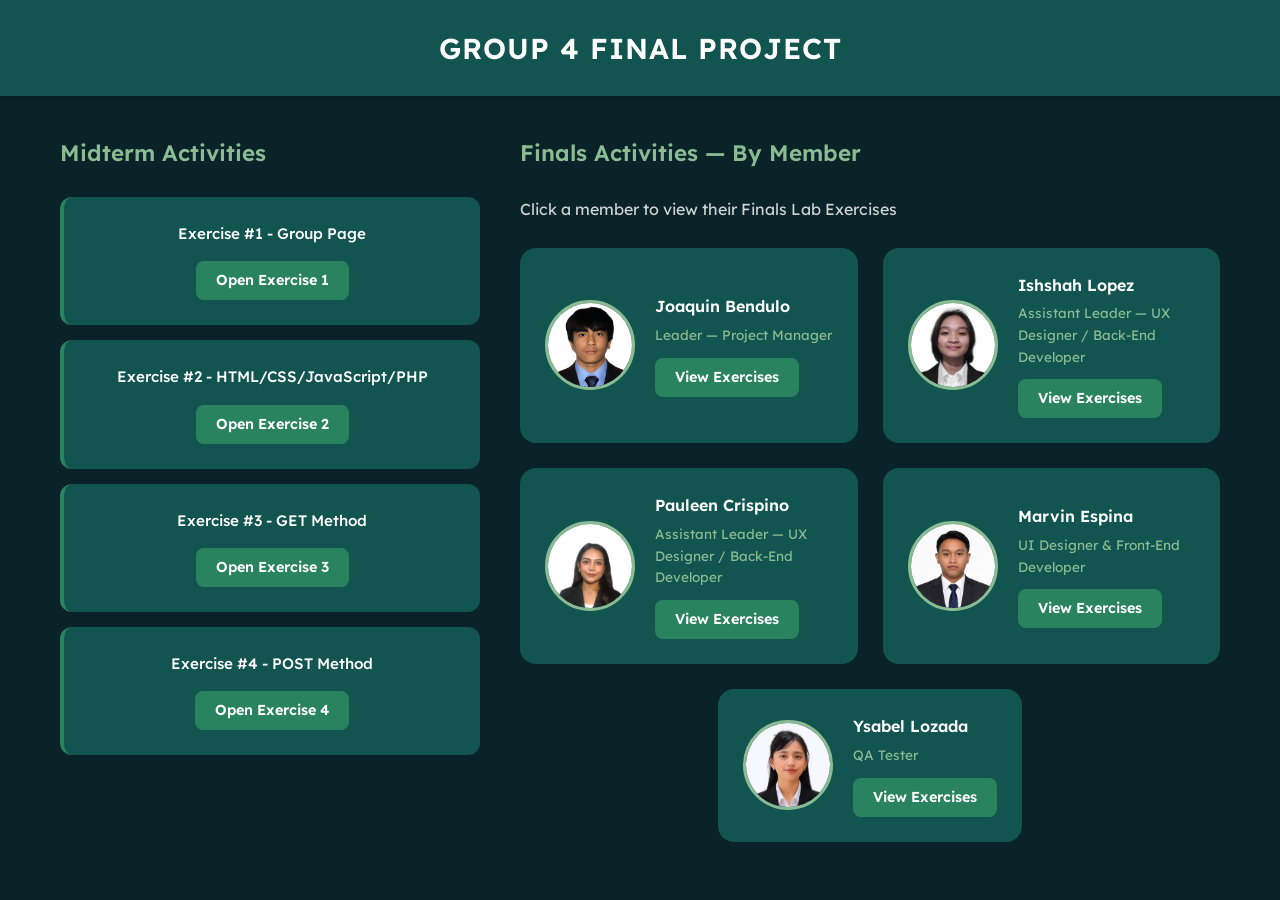
<file: group4-final-project/index.html>
<!DOCTYPE html>
<html lang="en">
<head>
    <meta charset="UTF-8">
    <meta name="viewport" content="width=device-width, initial-scale=1.0">
    <title>Group 4 Final Project</title>
    <link rel="stylesheet" href="styles.css">
</head>
<body>

    <header>
        <h1>GROUP 4 FINAL PROJECT</h1>
    </header>

    <div class="main-layout">
        <!-- LEFT SIDE: Midterm Activities -->
        <aside class="midterm-sidebar">
            <h2>Midterm Activities</h2>
            <div class="activity-card">
                <h3>Exercise #1 - Group Page</h3>
                <a href="exercise1.html" class="btn">Open Exercise 1</a>
            </div>
            <div class="activity-card">
                <h3>Exercise #2 - HTML/CSS/JavaScript/PHP</h3>
                <a href="exercise2.html" class="btn">Open Exercise 2</a>
            </div>
            <div class="activity-card">
                <h3>Exercise #3 - GET Method</h3>
                <a href="exercise3.html" class="btn">Open Exercise 3</a>
            </div>
            <div class="activity-card">
                <h3>Exercise #4 - POST Method</h3>
                <a href="exercise4.html" class="btn">Open Exercise 4</a>
            </div>
        </aside>

        <!-- RIGHT SIDE: Finals Activities -->
        <section class="finals-section">
            <h2>Finals Activities — By Member</h2>
            <p class="section-intro">Click a member to view their Finals Lab Exercises</p>
            
            <div class="members-grid">
                <div class="member-card">
                    <img src="photo-joaquin.jpg" alt="Joaquin Bendulo" class="member-avatar">
                    <div class="member-info">
                        <h3>Joaquin Bendulo</h3>
                        <p class="role">Leader — Project Manager</p>
                        <a href="leader-joaquin.html" class="btn">View Exercises</a>
                    </div>
                </div>

                <div class="member-card">
                    <img src="photo-ishshah.jpg" alt="Ishshah Lopez" class="member-avatar">
                    <div class="member-info">
                        <h3>Ishshah Lopez</h3>
                        <p class="role">Assistant Leader — UX Designer / Back-End Developer</p>
                        <a href="member-ishshah.html" class="btn">View Exercises</a>
                    </div>
                </div>

                <div class="member-card">
                    <img src="photo-pauleen.jpg" alt="Pauleen Crispino" class="member-avatar">
                    <div class="member-info">
                        <h3>Pauleen Crispino</h3>
                        <p class="role">Assistant Leader — UX Designer / Back-End Developer</p>
                        <a href="member-pauleen.html" class="btn">View Exercises</a>
                    </div>
                </div>

                <div class="member-card">
                    <img src="photo-marvin.jpg" alt="Marvin Espina" class="member-avatar">
                    <div class="member-info">
                        <h3>Marvin Espina</h3>
                        <p class="role">UI Designer & Front-End Developer</p>
                        <a href="member-marvin.html" class="btn">View Exercises</a>
                    </div>
                </div>

                <div class="member-card">
                    <img src="photo-ysabel.jpg" alt="Ysabel Lozada" class="member-avatar">
                    <div class="member-info">
                        <h3>Ysabel Lozada</h3>
                        <p class="role">QA Tester</p>
                        <a href="member-ysabel.html" class="btn">View Exercises</a>
                    </div>
                </div>
            </div>
        </section>
    </div>

</body>
</html>
</file>
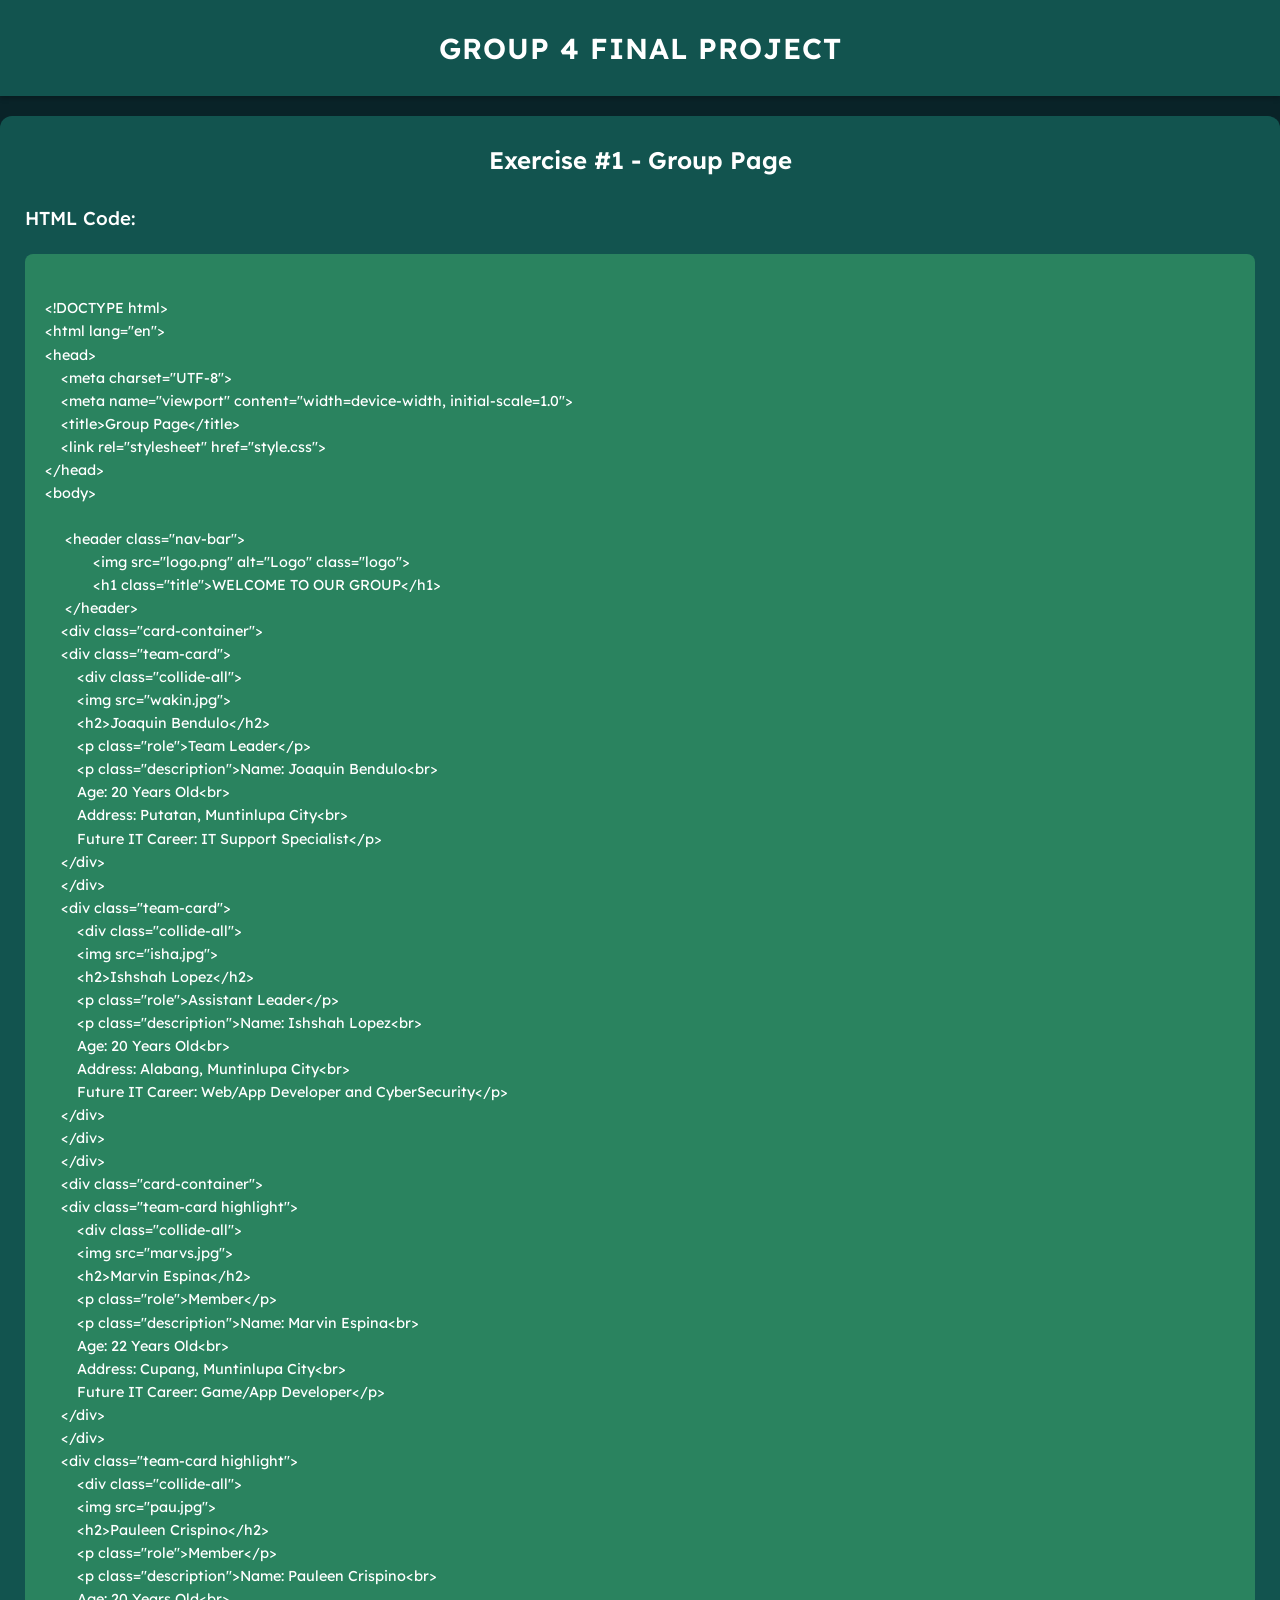
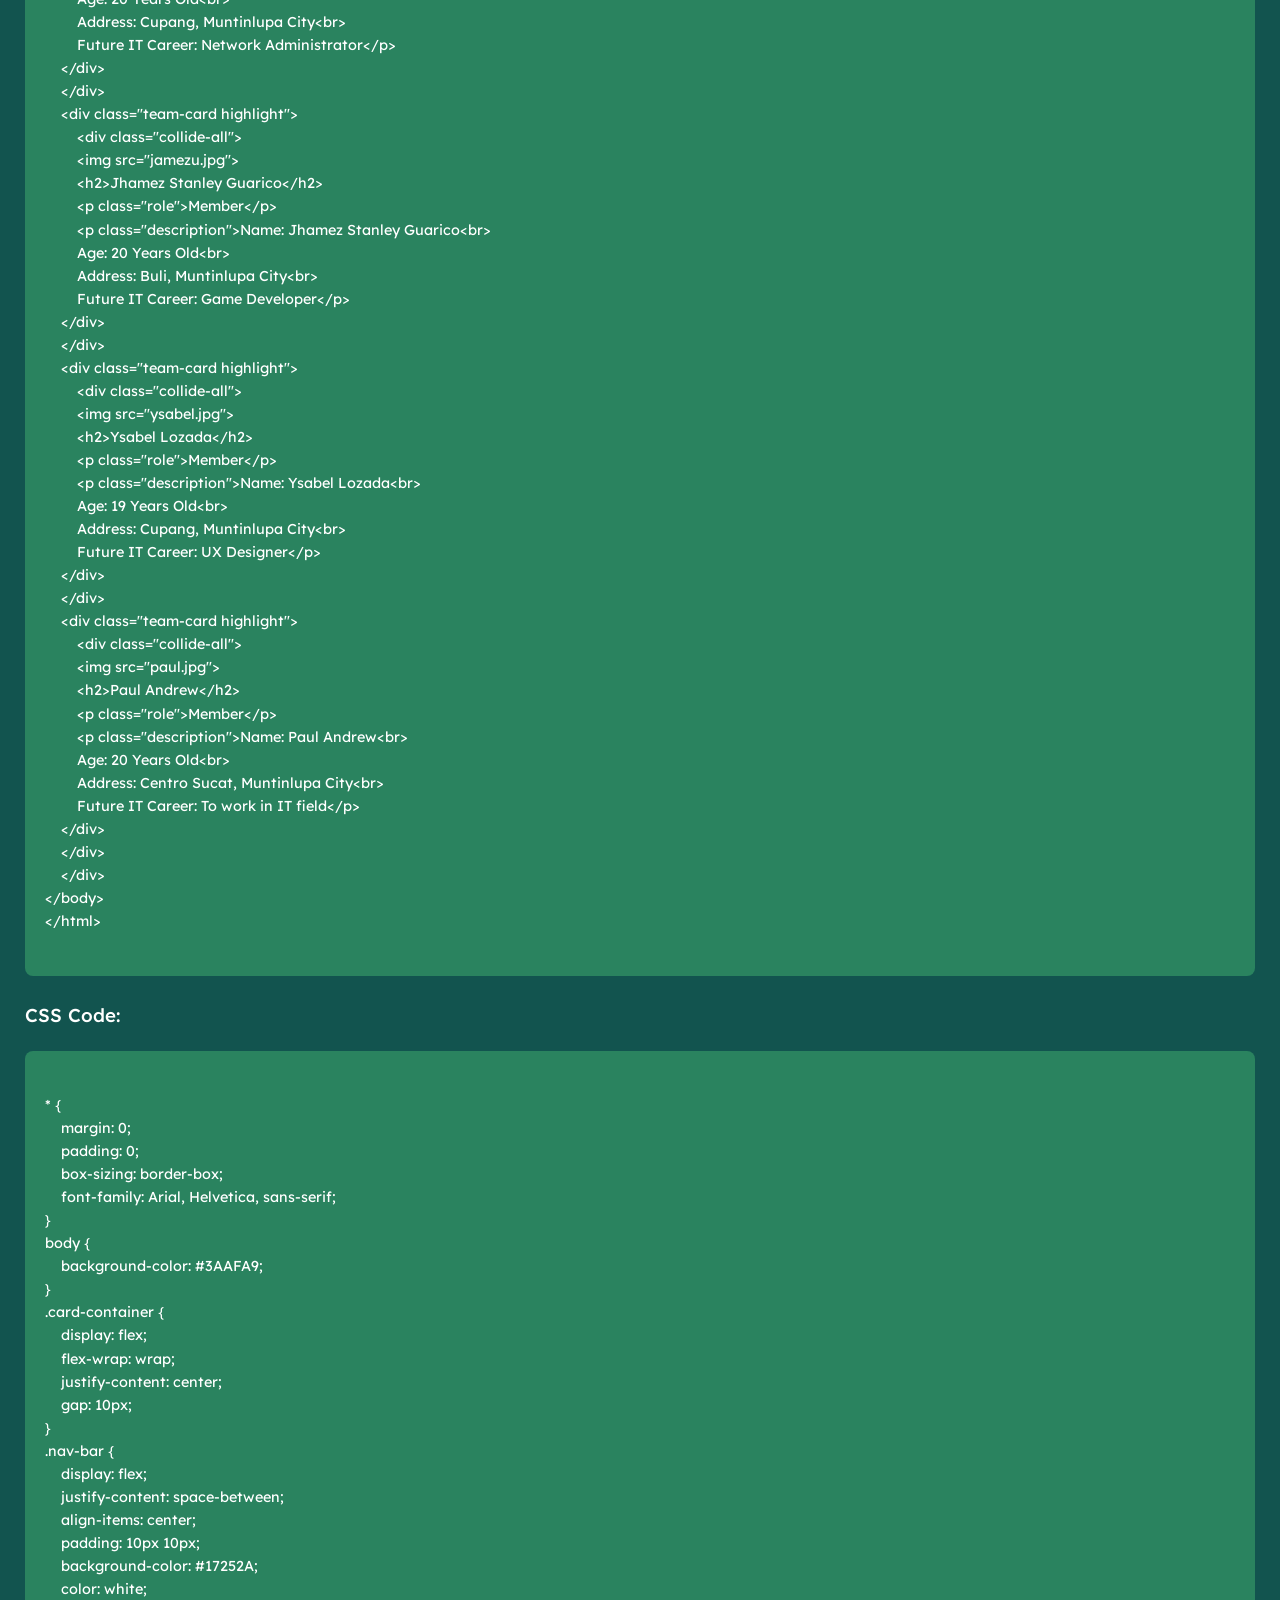
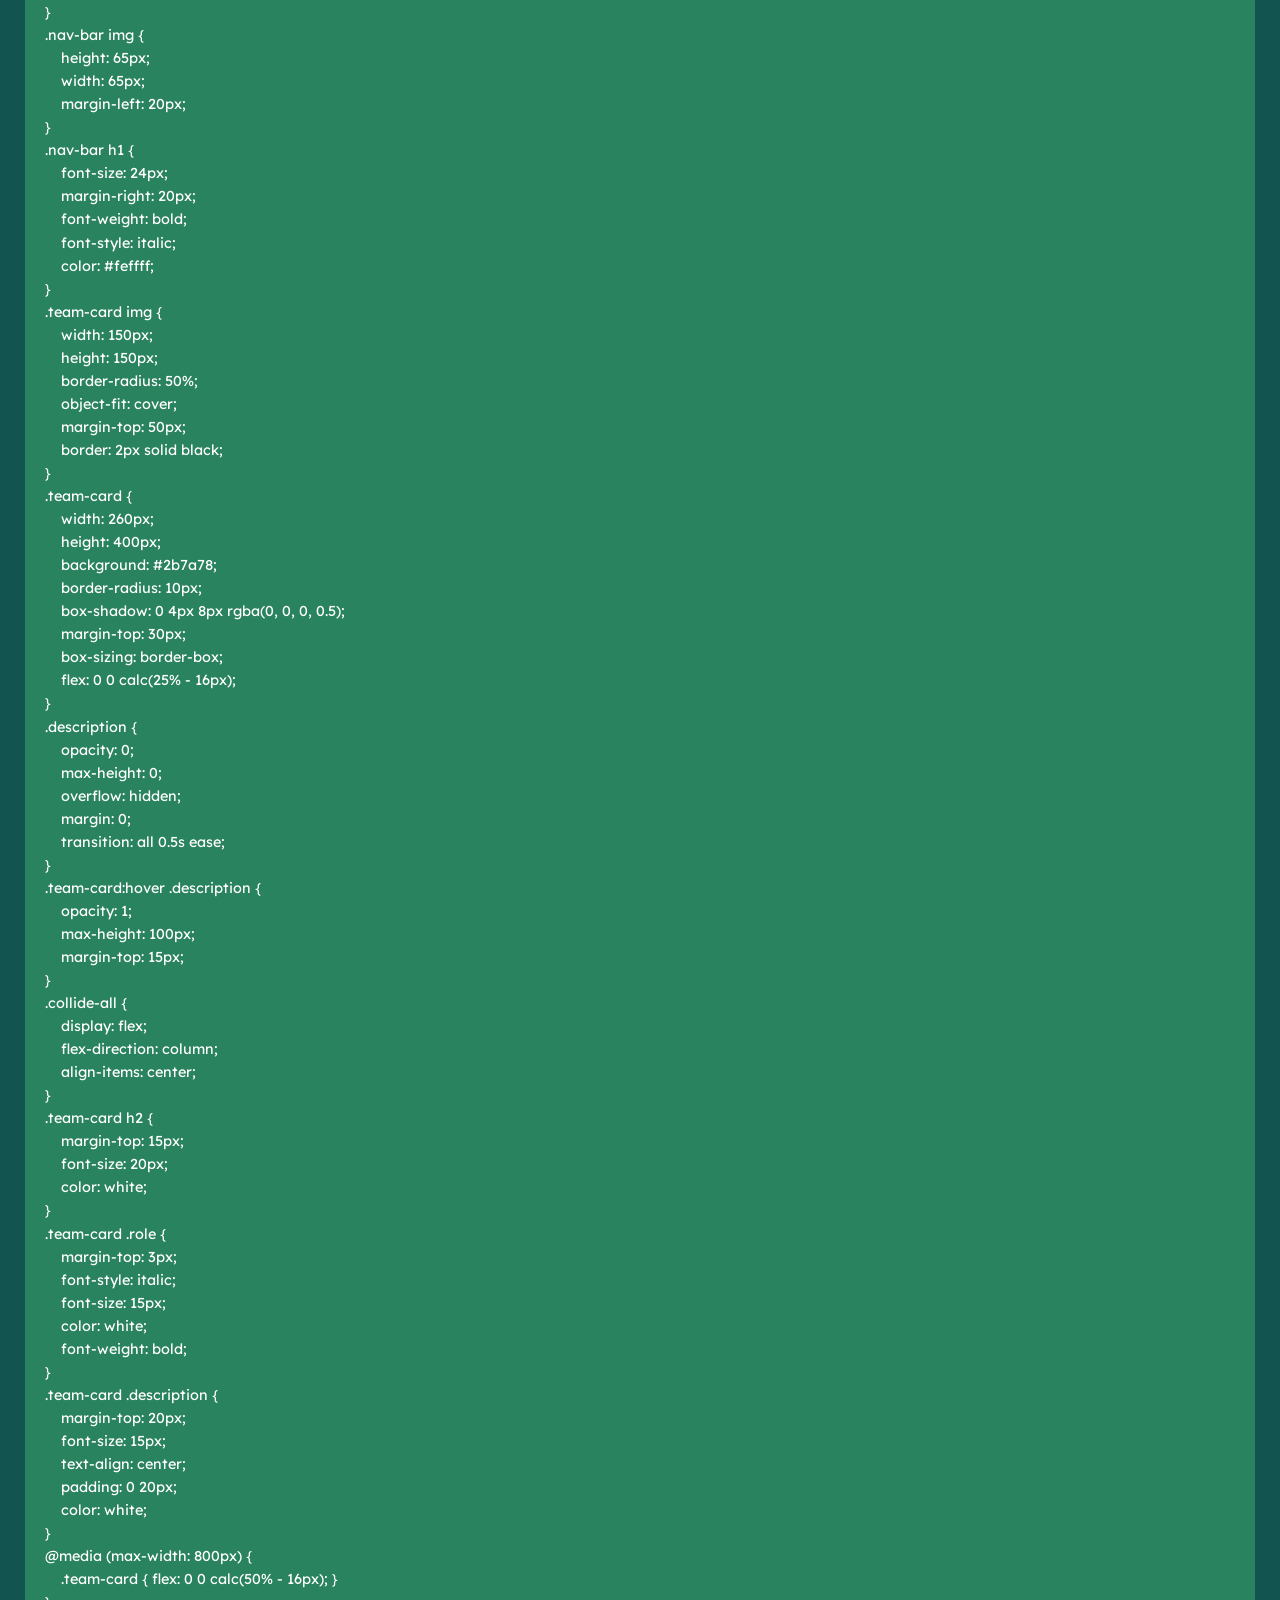
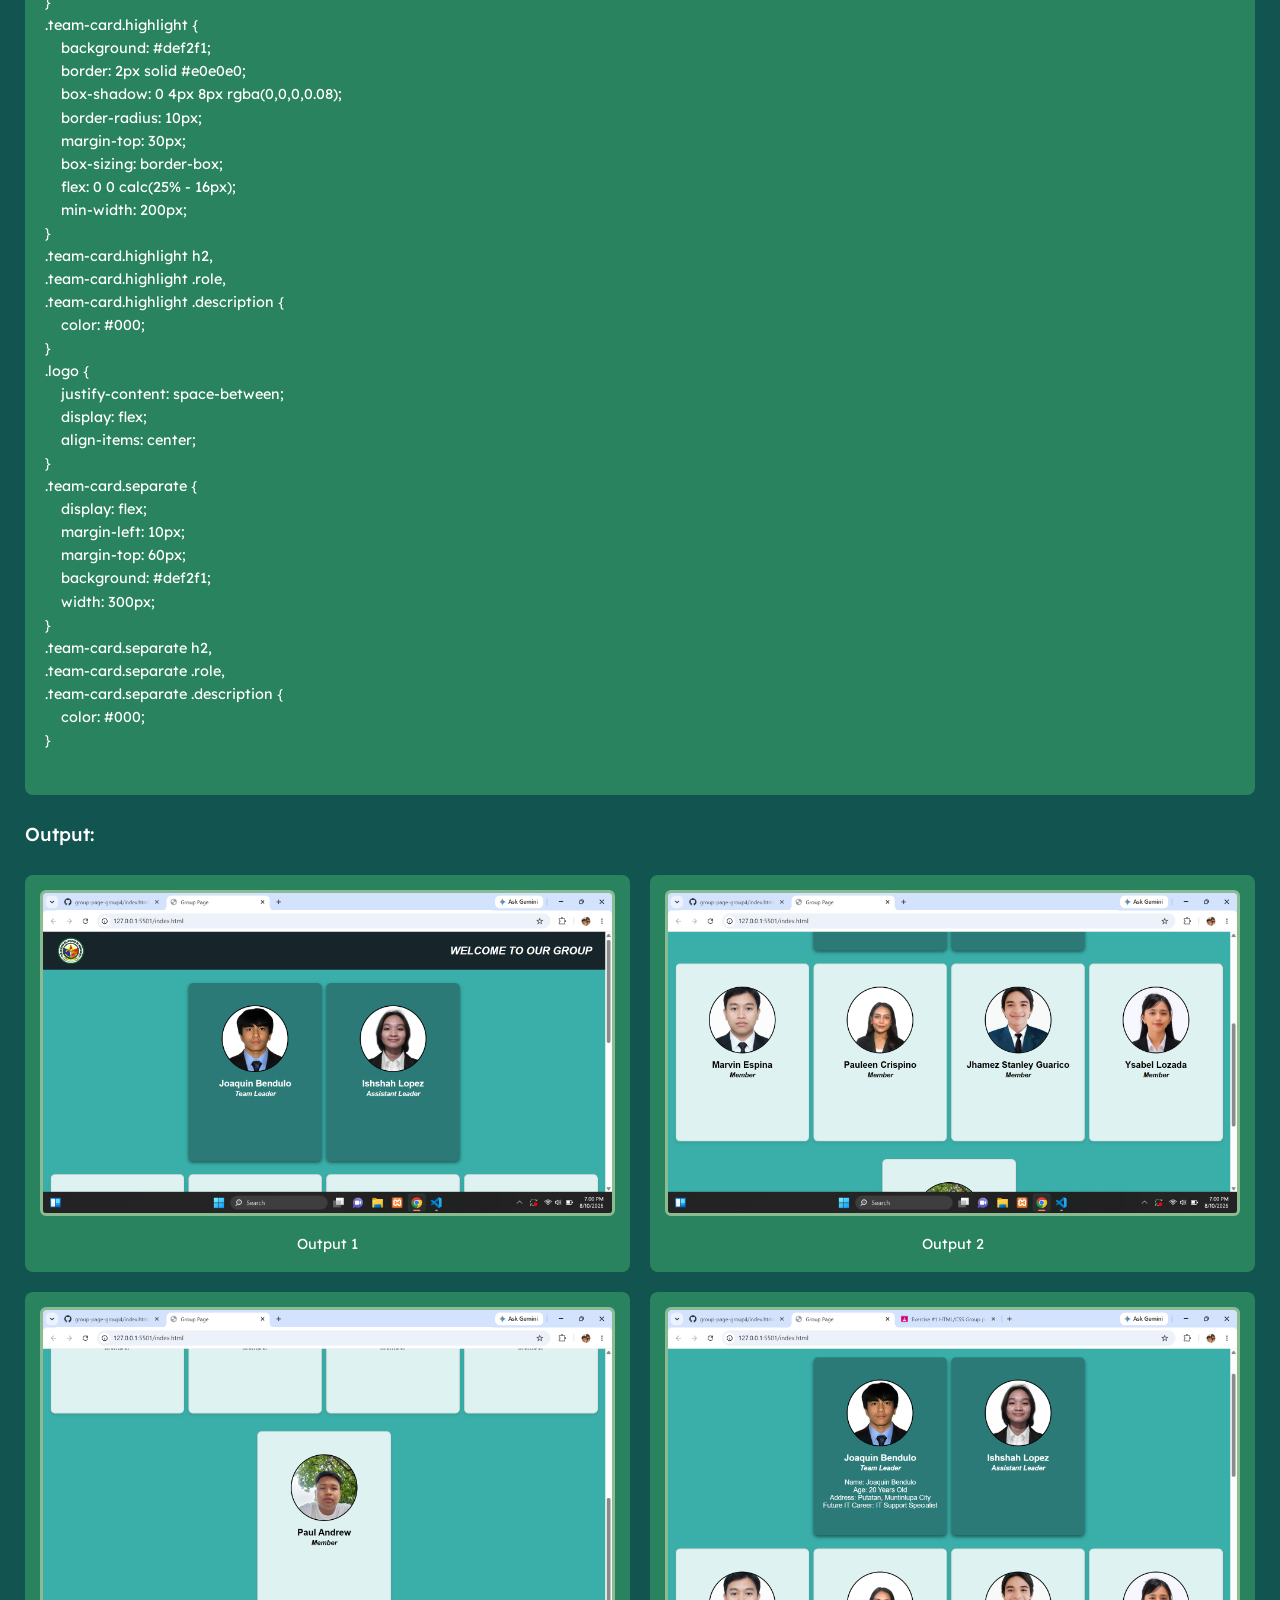
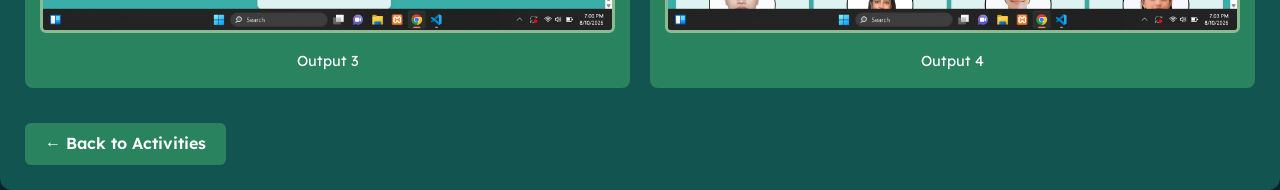
<file: group4-final-project/exercise1.html>
<!DOCTYPE html>
<html lang="en">
<head>
    <meta charset="UTF-8">
    <meta name="viewport" content="width=device-width, initial-scale=1.0">
    <title>Exercise 1 - Group Page</title>
    <link rel="stylesheet" href="styles.css">
</head>
<body>

    <header>
        <h1>GROUP 4 FINAL PROJECT</h1>
    </header>

    <div class="exercise-container">
        <h2>Exercise #1 - Group Page</h2>

        <h3>HTML Code:</h3>
        <div class="code-block">
&lt;!DOCTYPE html&gt;
&lt;html lang="en"&gt;
&lt;head&gt;
    &lt;meta charset="UTF-8"&gt;
    &lt;meta name="viewport" content="width=device-width, initial-scale=1.0"&gt;
    &lt;title&gt;Group Page&lt;/title&gt;
    &lt;link rel="stylesheet" href="style.css"&gt;
&lt;/head&gt;
&lt;body&gt;
    
     &lt;header class="nav-bar"&gt;
            &lt;img src="logo.png" alt="Logo" class="logo"&gt;
            &lt;h1 class="title"&gt;WELCOME TO OUR GROUP&lt;/h1&gt;
     &lt;/header&gt;
    &lt;div class="card-container"&gt;
    &lt;div class="team-card"&gt;
        &lt;div class="collide-all"&gt;
        &lt;img src="wakin.jpg"&gt;
        &lt;h2&gt;Joaquin Bendulo&lt;/h2&gt;
        &lt;p class="role"&gt;Team Leader&lt;/p&gt;
        &lt;p class="description"&gt;Name: Joaquin Bendulo&lt;br&gt;
        Age: 20 Years Old&lt;br&gt;
        Address: Putatan, Muntinlupa City&lt;br&gt;
        Future IT Career: IT Support Specialist&lt;/p&gt;
    &lt;/div&gt;
    &lt;/div&gt;
    &lt;div class="team-card"&gt;
        &lt;div class="collide-all"&gt;
        &lt;img src="isha.jpg"&gt;
        &lt;h2&gt;Ishshah Lopez&lt;/h2&gt;
        &lt;p class="role"&gt;Assistant Leader&lt;/p&gt;
        &lt;p class="description"&gt;Name: Ishshah Lopez&lt;br&gt;
        Age: 20 Years Old&lt;br&gt;
        Address: Alabang, Muntinlupa City&lt;br&gt;
        Future IT Career: Web/App Developer and CyberSecurity&lt;/p&gt;
    &lt;/div&gt;
    &lt;/div&gt;
    &lt;/div&gt;
    &lt;div class="card-container"&gt;
    &lt;div class="team-card highlight"&gt;
        &lt;div class="collide-all"&gt;
        &lt;img src="marvs.jpg"&gt;
        &lt;h2&gt;Marvin Espina&lt;/h2&gt;
        &lt;p class="role"&gt;Member&lt;/p&gt;
        &lt;p class="description"&gt;Name: Marvin Espina&lt;br&gt;
        Age: 22 Years Old&lt;br&gt;
        Address: Cupang, Muntinlupa City&lt;br&gt;
        Future IT Career: Game/App Developer&lt;/p&gt;
    &lt;/div&gt;
    &lt;/div&gt;
    &lt;div class="team-card highlight"&gt;
        &lt;div class="collide-all"&gt;
        &lt;img src="pau.jpg"&gt;
        &lt;h2&gt;Pauleen Crispino&lt;/h2&gt;
        &lt;p class="role"&gt;Member&lt;/p&gt;
        &lt;p class="description"&gt;Name: Pauleen Crispino&lt;br&gt;
        Age: 20 Years Old&lt;br&gt;
        Address: Cupang, Muntinlupa City&lt;br&gt;
        Future IT Career: Network Administrator&lt;/p&gt;
    &lt;/div&gt;
    &lt;/div&gt;
    &lt;div class="team-card highlight"&gt;
        &lt;div class="collide-all"&gt;
        &lt;img src="jamezu.jpg"&gt;
        &lt;h2&gt;Jhamez Stanley Guarico&lt;/h2&gt;
        &lt;p class="role"&gt;Member&lt;/p&gt;
        &lt;p class="description"&gt;Name: Jhamez Stanley Guarico&lt;br&gt;
        Age: 20 Years Old&lt;br&gt;
        Address: Buli, Muntinlupa City&lt;br&gt;
        Future IT Career: Game Developer&lt;/p&gt;
    &lt;/div&gt;
    &lt;/div&gt;
    &lt;div class="team-card highlight"&gt;
        &lt;div class="collide-all"&gt;
        &lt;img src="ysabel.jpg"&gt;
        &lt;h2&gt;Ysabel Lozada&lt;/h2&gt;
        &lt;p class="role"&gt;Member&lt;/p&gt;
        &lt;p class="description"&gt;Name: Ysabel Lozada&lt;br&gt;
        Age: 19 Years Old&lt;br&gt;
        Address: Cupang, Muntinlupa City&lt;br&gt;
        Future IT Career: UX Designer&lt;/p&gt;
    &lt;/div&gt;
    &lt;/div&gt;
    &lt;div class="team-card highlight"&gt;
        &lt;div class="collide-all"&gt;
        &lt;img src="paul.jpg"&gt;
        &lt;h2&gt;Paul Andrew&lt;/h2&gt;
        &lt;p class="role"&gt;Member&lt;/p&gt;
        &lt;p class="description"&gt;Name: Paul Andrew&lt;br&gt;
        Age: 20 Years Old&lt;br&gt;
        Address: Centro Sucat, Muntinlupa City&lt;br&gt;
        Future IT Career: To work in IT field&lt;/p&gt;
    &lt;/div&gt;
    &lt;/div&gt;
    &lt;/div&gt;
&lt;/body&gt;
&lt;/html&gt;
        </div>

        <h3>CSS Code:</h3>
        <div class="code-block">
* {
    margin: 0;
    padding: 0;
    box-sizing: border-box;
    font-family: Arial, Helvetica, sans-serif;
}
body {
    background-color: #3AAFA9;
}
.card-container {
    display: flex;
    flex-wrap: wrap;         
    justify-content: center;  
    gap: 10px;                
}
.nav-bar {
    display: flex;
    justify-content: space-between;
    align-items: center;
    padding: 10px 10px;
    background-color: #17252A;
    color: white;
}
.nav-bar img {
    height: 65px;
    width: 65px;
    margin-left: 20px;
}
.nav-bar h1 {
    font-size: 24px;
    margin-right: 20px;
    font-weight: bold;
    font-style: italic;
    color: #feffff;
}
.team-card img {
    width: 150px;
    height: 150px;
    border-radius: 50%;
    object-fit: cover;
    margin-top: 50px;
    border: 2px solid black;
}
.team-card {
    width: 260px;
    height: 400px;
    background: #2b7a78;
    border-radius: 10px;
    box-shadow: 0 4px 8px rgba(0, 0, 0, 0.5);
    margin-top: 30px;
    box-sizing: border-box;
    flex: 0 0 calc(25% - 16px);
}
.description {
    opacity: 0;
    max-height: 0;
    overflow: hidden;
    margin: 0;
    transition: all 0.5s ease;
}
.team-card:hover .description {
    opacity: 1;
    max-height: 100px;
    margin-top: 15px;
}
.collide-all {
    display: flex;
    flex-direction: column;
    align-items: center;
}
.team-card h2 {
    margin-top: 15px;
    font-size: 20px;
    color: white;
}
.team-card .role {
    margin-top: 3px;
    font-style: italic;
    font-size: 15px;
    color: white;
    font-weight: bold;
}
.team-card .description {
    margin-top: 20px;
    font-size: 15px;
    text-align: center;
    padding: 0 20px;
    color: white;
}
@media (max-width: 800px) {
    .team-card { flex: 0 0 calc(50% - 16px); }
}
.team-card.highlight {
    background: #def2f1;
    border: 2px solid #e0e0e0;
    box-shadow: 0 4px 8px rgba(0,0,0,0.08);
    border-radius: 10px;
    margin-top: 30px;
    box-sizing: border-box;
    flex: 0 0 calc(25% - 16px);
    min-width: 200px;
}
.team-card.highlight h2,
.team-card.highlight .role,
.team-card.highlight .description {
    color: #000;
}
.logo {
    justify-content: space-between;
    display: flex;
    align-items: center;
}
.team-card.separate {
    display: flex;
    margin-left: 10px;
    margin-top: 60px;
    background: #def2f1;
    width: 300px;
}
.team-card.separate h2,
.team-card.separate .role,
.team-card.separate .description {
    color: #000;
}
        </div>

        <h3>Output:</h3>
        <div class="output-grid">
            <div class="output-item">
                <img src="ex1-output-1.jpg" alt="Output 1">
                <p>Output 1</p>
            </div>
            <div class="output-item">
                <img src="ex1-output-2.jpg" alt="Output 2">
                <p>Output 2</p>
            </div>
            <div class="output-item">
                <img src="ex1-output-3.jpg" alt="Output 3">
                <p>Output 3</p>
            </div>
            <div class="output-item">
                <img src="ex1-output-4.jpg" alt="Output 4">
                <p>Output 4</p>
            </div>
        </div>

        <a href="index.html" class="back-btn">← Back to Activities</a>
    </div>

</body>
</html>
</file>
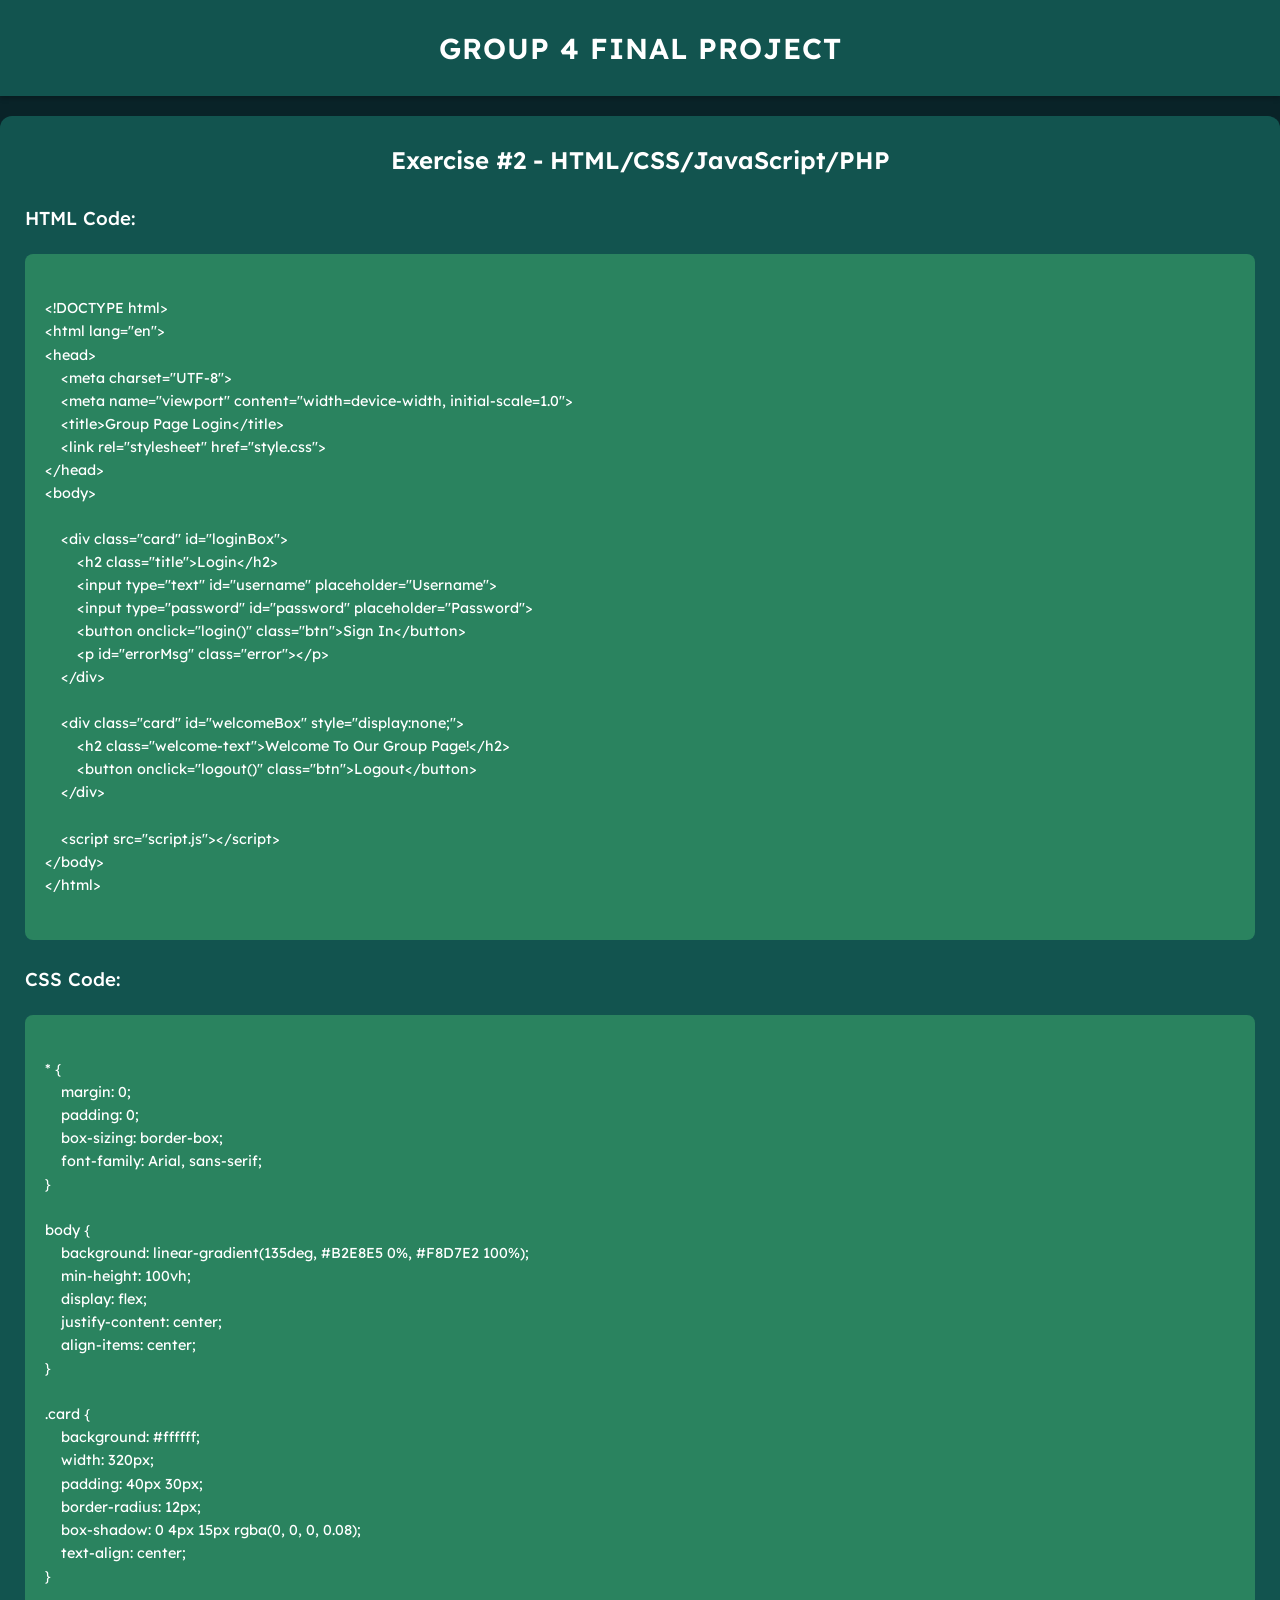
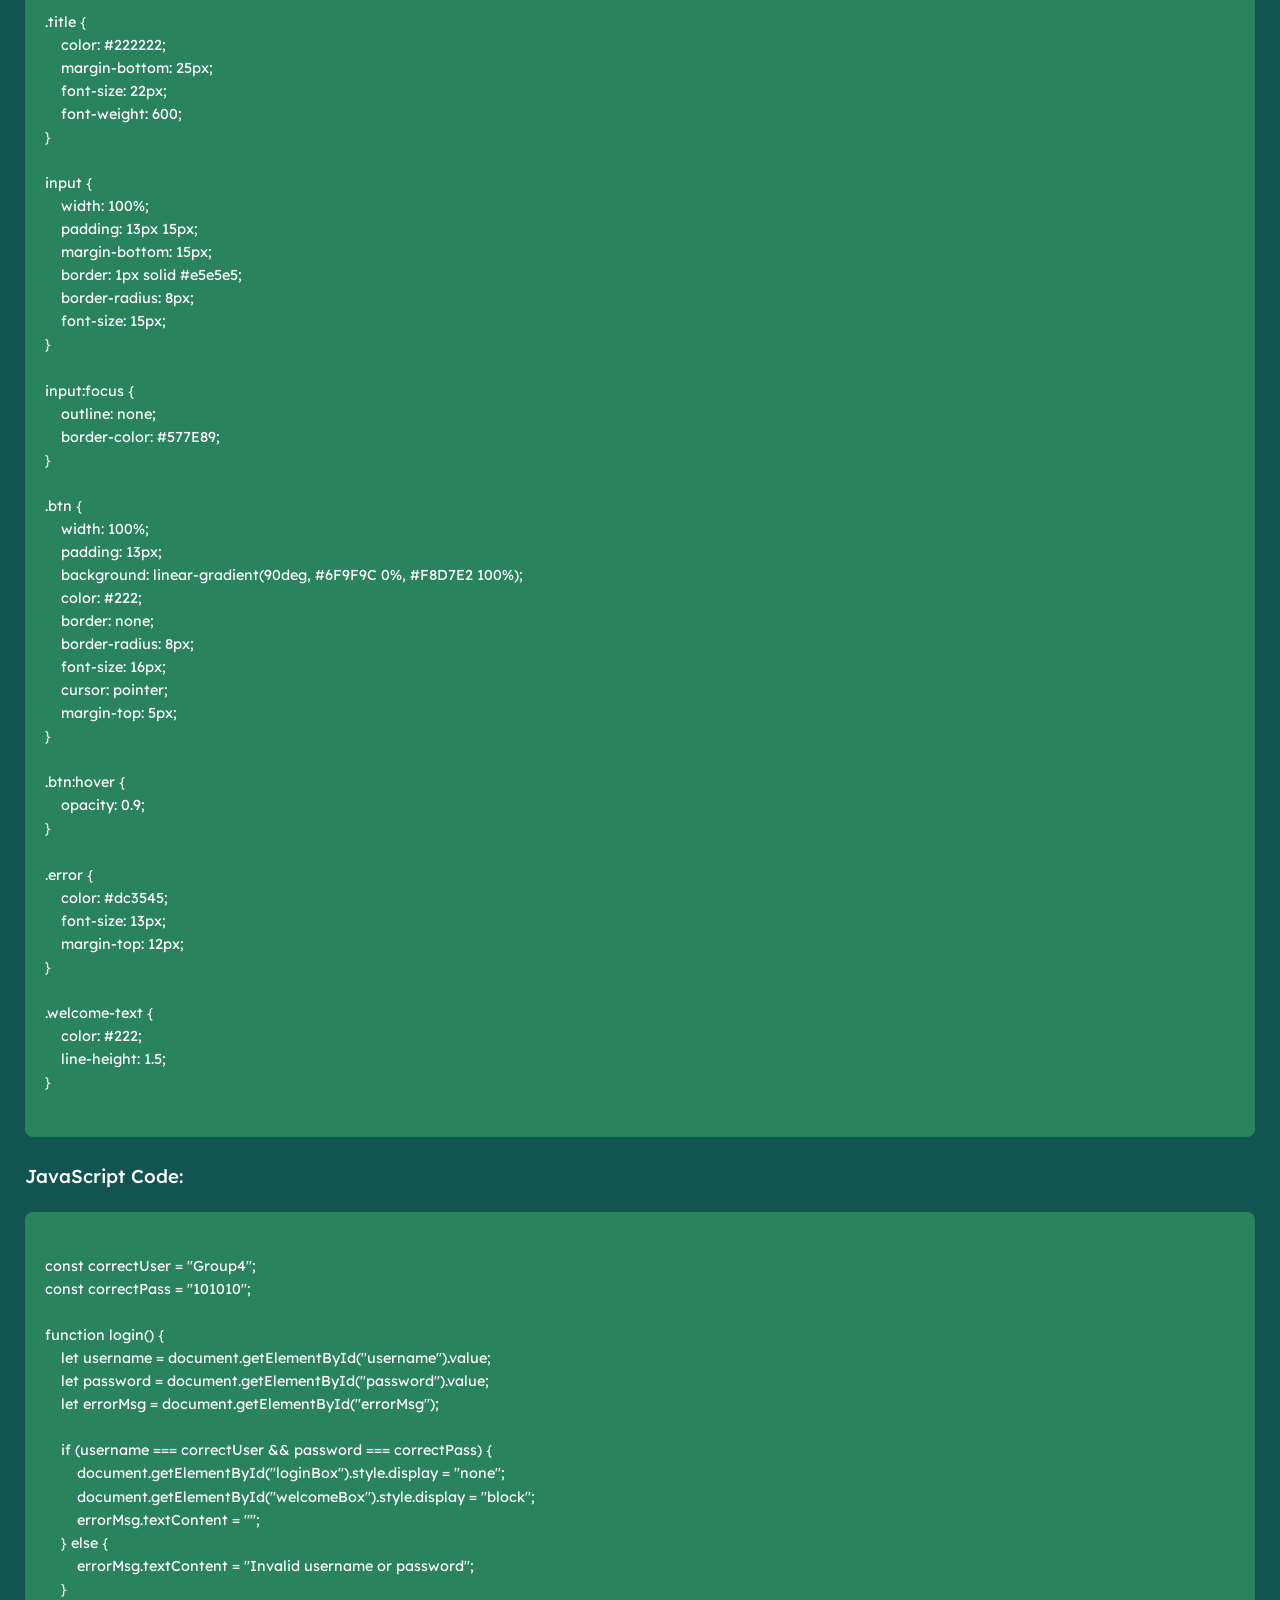
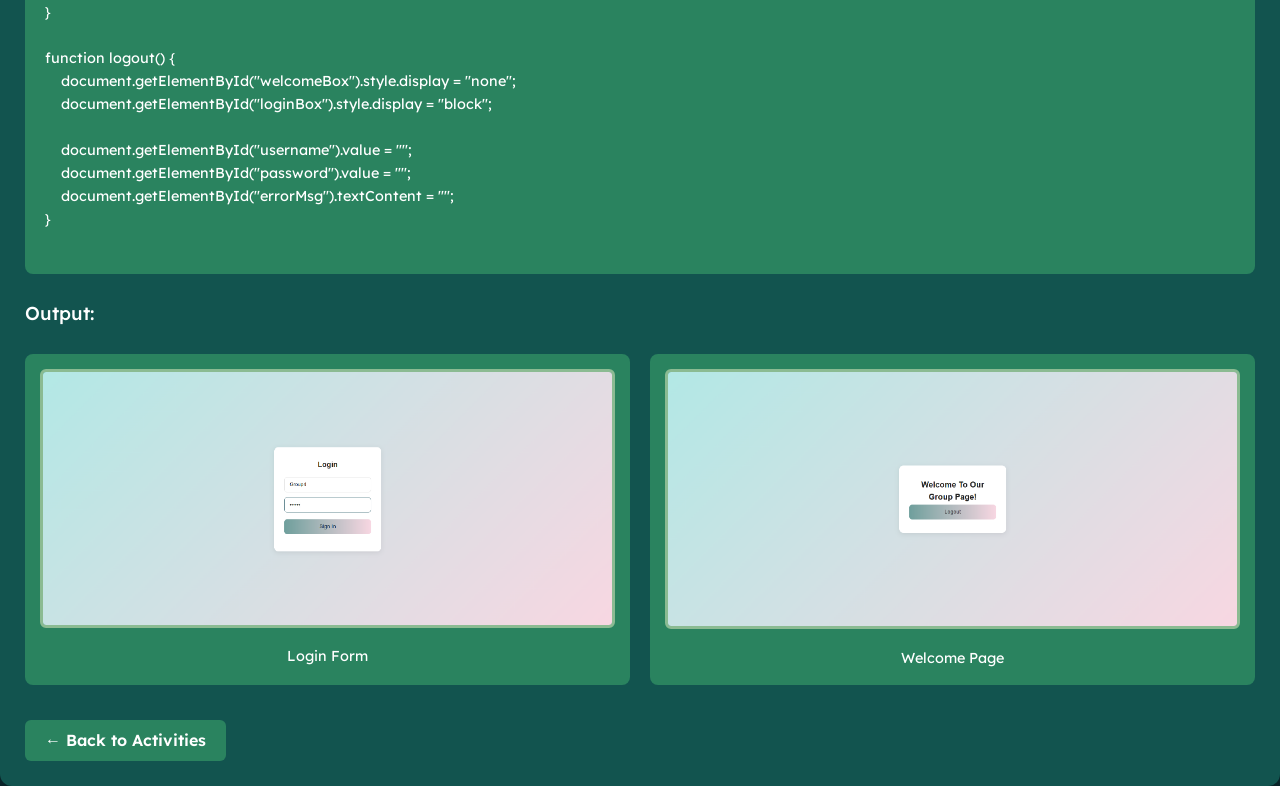
<file: group4-final-project/exercise2.html>
<!DOCTYPE html>
<html lang="en">
<head>
    <meta charset="UTF-8">
    <meta name="viewport" content="width=device-width, initial-scale=1.0">
    <title>Exercise 2 - HTML/CSS/JavaScript/PHP</title>
    <link rel="stylesheet" href="styles.css">
</head>
<body>

    <header>
        <h1>GROUP 4 FINAL PROJECT</h1>
    </header>

    <div class="exercise-container">
        <h2>Exercise #2 - HTML/CSS/JavaScript/PHP</h2>

        <h3>HTML Code:</h3>
        <div class="code-block">
&lt;!DOCTYPE html&gt;
&lt;html lang="en"&gt;
&lt;head&gt;
    &lt;meta charset="UTF-8"&gt;
    &lt;meta name="viewport" content="width=device-width, initial-scale=1.0"&gt;
    &lt;title&gt;Group Page Login&lt;/title&gt;
    &lt;link rel="stylesheet" href="style.css"&gt;
&lt;/head&gt;
&lt;body&gt;

    &lt;div class="card" id="loginBox"&gt;
        &lt;h2 class="title"&gt;Login&lt;/h2&gt;
        &lt;input type="text" id="username" placeholder="Username"&gt;
        &lt;input type="password" id="password" placeholder="Password"&gt;
        &lt;button onclick="login()" class="btn"&gt;Sign In&lt;/button&gt;
        &lt;p id="errorMsg" class="error"&gt;&lt;/p&gt;
    &lt;/div&gt;

    &lt;div class="card" id="welcomeBox" style="display:none;"&gt;
        &lt;h2 class="welcome-text"&gt;Welcome To Our Group Page!&lt;/h2&gt;
        &lt;button onclick="logout()" class="btn"&gt;Logout&lt;/button&gt;
    &lt;/div&gt;

    &lt;script src="script.js"&gt;&lt;/script&gt;
&lt;/body&gt;
&lt;/html&gt;
        </div>

        <h3>CSS Code:</h3>
        <div class="code-block">
* {
    margin: 0;
    padding: 0;
    box-sizing: border-box;
    font-family: Arial, sans-serif;
}

body {
    background: linear-gradient(135deg, #B2E8E5 0%, #F8D7E2 100%);
    min-height: 100vh;
    display: flex;
    justify-content: center;
    align-items: center;
}

.card {
    background: #ffffff;
    width: 320px;
    padding: 40px 30px;
    border-radius: 12px;
    box-shadow: 0 4px 15px rgba(0, 0, 0, 0.08);
    text-align: center;
}

.title {
    color: #222222;
    margin-bottom: 25px;
    font-size: 22px;
    font-weight: 600;
}

input {
    width: 100%;
    padding: 13px 15px;
    margin-bottom: 15px;
    border: 1px solid #e5e5e5;
    border-radius: 8px;
    font-size: 15px;
}

input:focus {
    outline: none;
    border-color: #577E89;
}

.btn {
    width: 100%;
    padding: 13px;
    background: linear-gradient(90deg, #6F9F9C 0%, #F8D7E2 100%);
    color: #222;
    border: none;
    border-radius: 8px;
    font-size: 16px;
    cursor: pointer;
    margin-top: 5px;
}

.btn:hover {
    opacity: 0.9;
}

.error {
    color: #dc3545;
    font-size: 13px;
    margin-top: 12px;
}

.welcome-text {
    color: #222;
    line-height: 1.5;
}
        </div>

        <h3>JavaScript Code:</h3>
        <div class="code-block">
const correctUser = "Group4";
const correctPass = "101010";

function login() {
    let username = document.getElementById("username").value;
    let password = document.getElementById("password").value;
    let errorMsg = document.getElementById("errorMsg");

    if (username === correctUser && password === correctPass) {
        document.getElementById("loginBox").style.display = "none";
        document.getElementById("welcomeBox").style.display = "block";
        errorMsg.textContent = "";
    } else {
        errorMsg.textContent = "Invalid username or password";
    }
}

function logout() {
    document.getElementById("welcomeBox").style.display = "none";
    document.getElementById("loginBox").style.display = "block";
    
    document.getElementById("username").value = "";
    document.getElementById("password").value = "";
    document.getElementById("errorMsg").textContent = "";
}
        </div>

        <h3>Output:</h3>
        <div class="output-grid">
            <div class="output-item">
                <img src="ex2-output-1.jpg" alt="Output 1 - Login Form">
                <p>Login Form</p>
            </div>
            <div class="output-item">
                <img src="ex2-output-2.jpg" alt="Output 2 - Welcome Page">
                <p>Welcome Page</p>
            </div>
        </div>

        <a href="index.html" class="back-btn">← Back to Activities</a>
    </div>

</body>
</html>
</file>
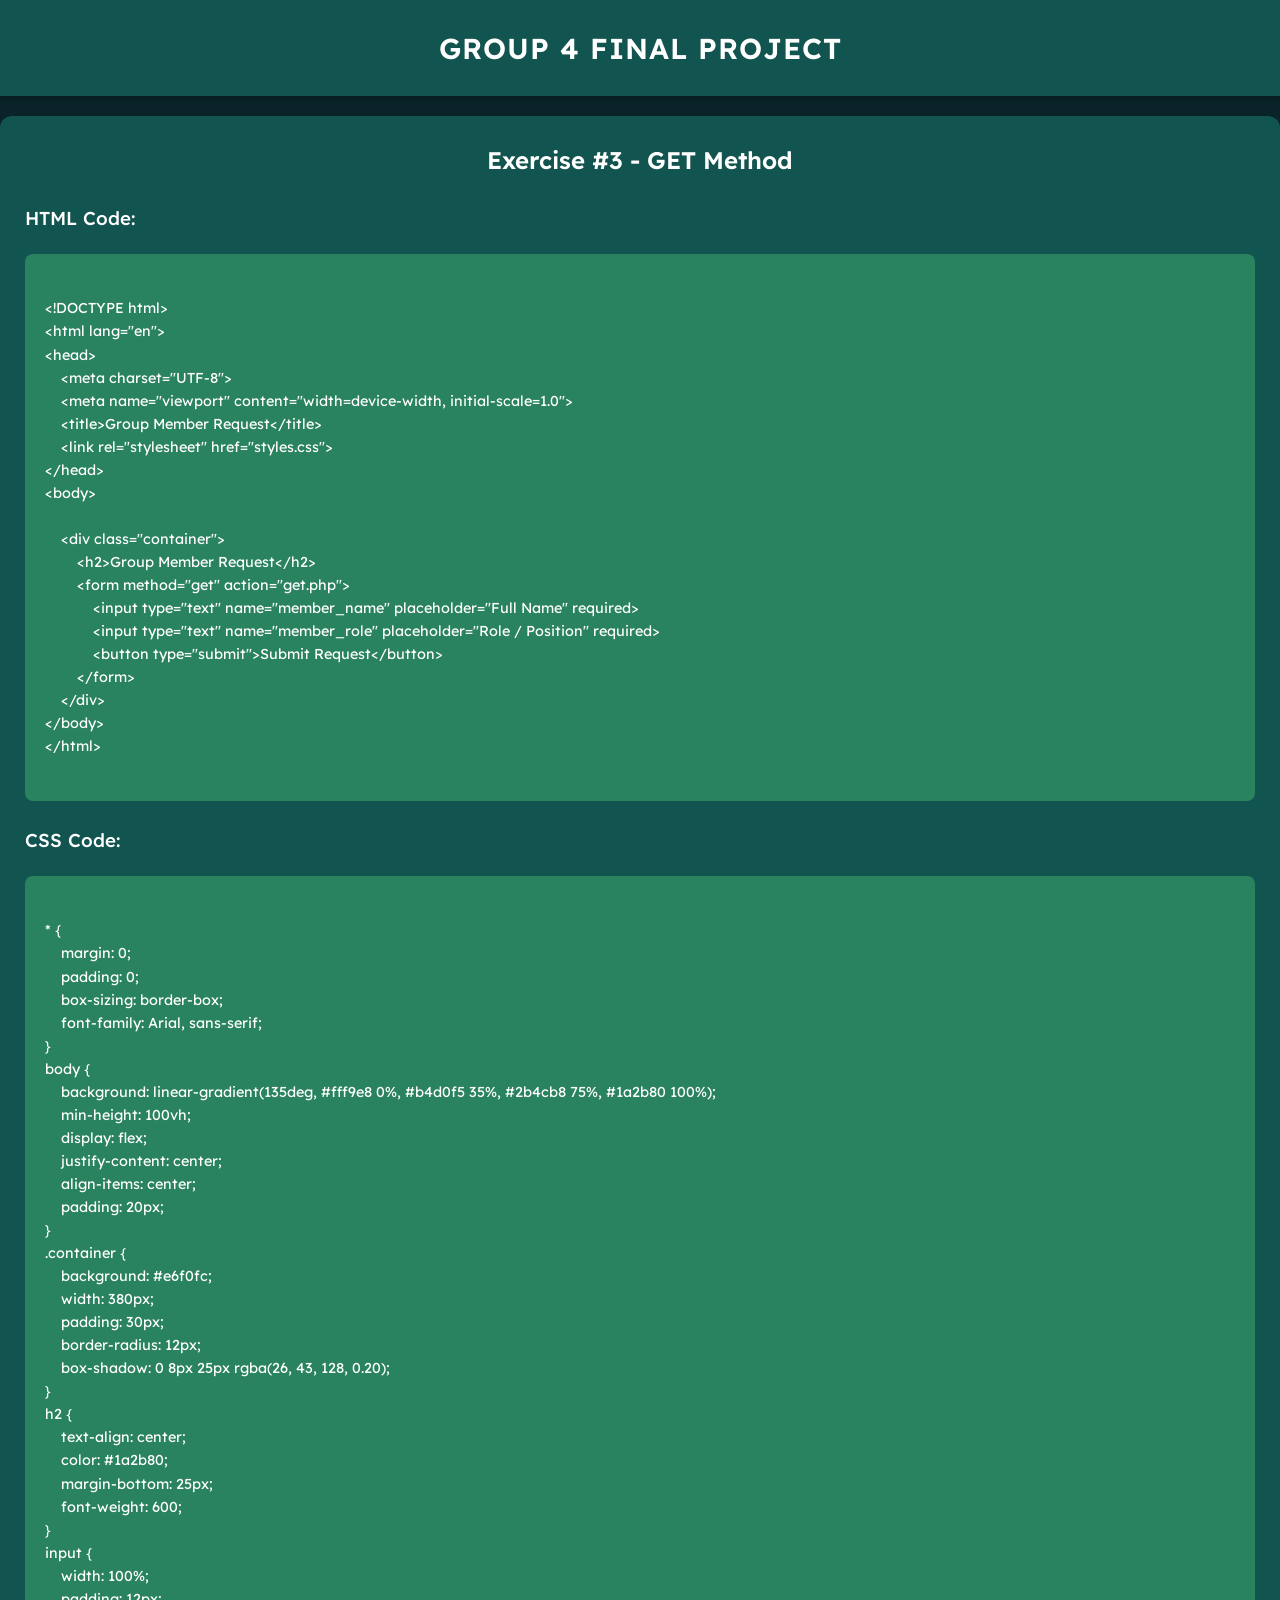
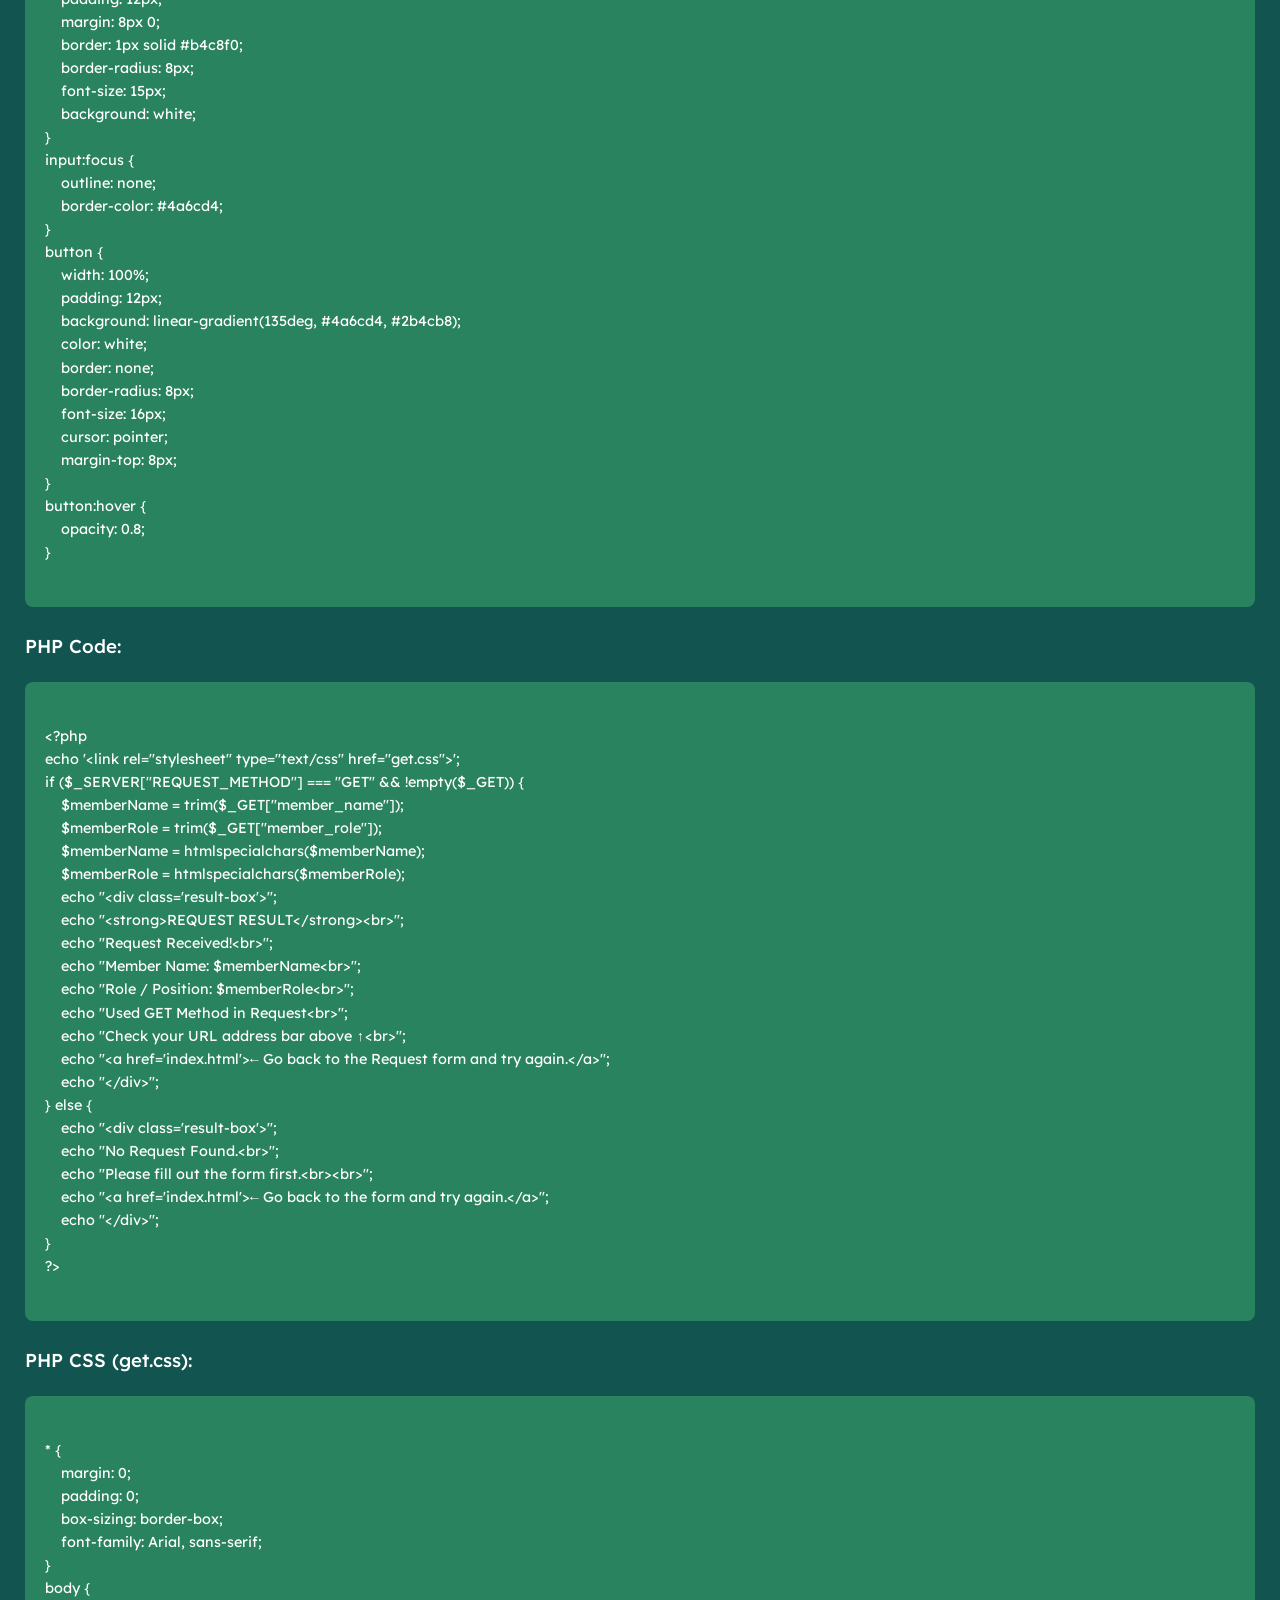
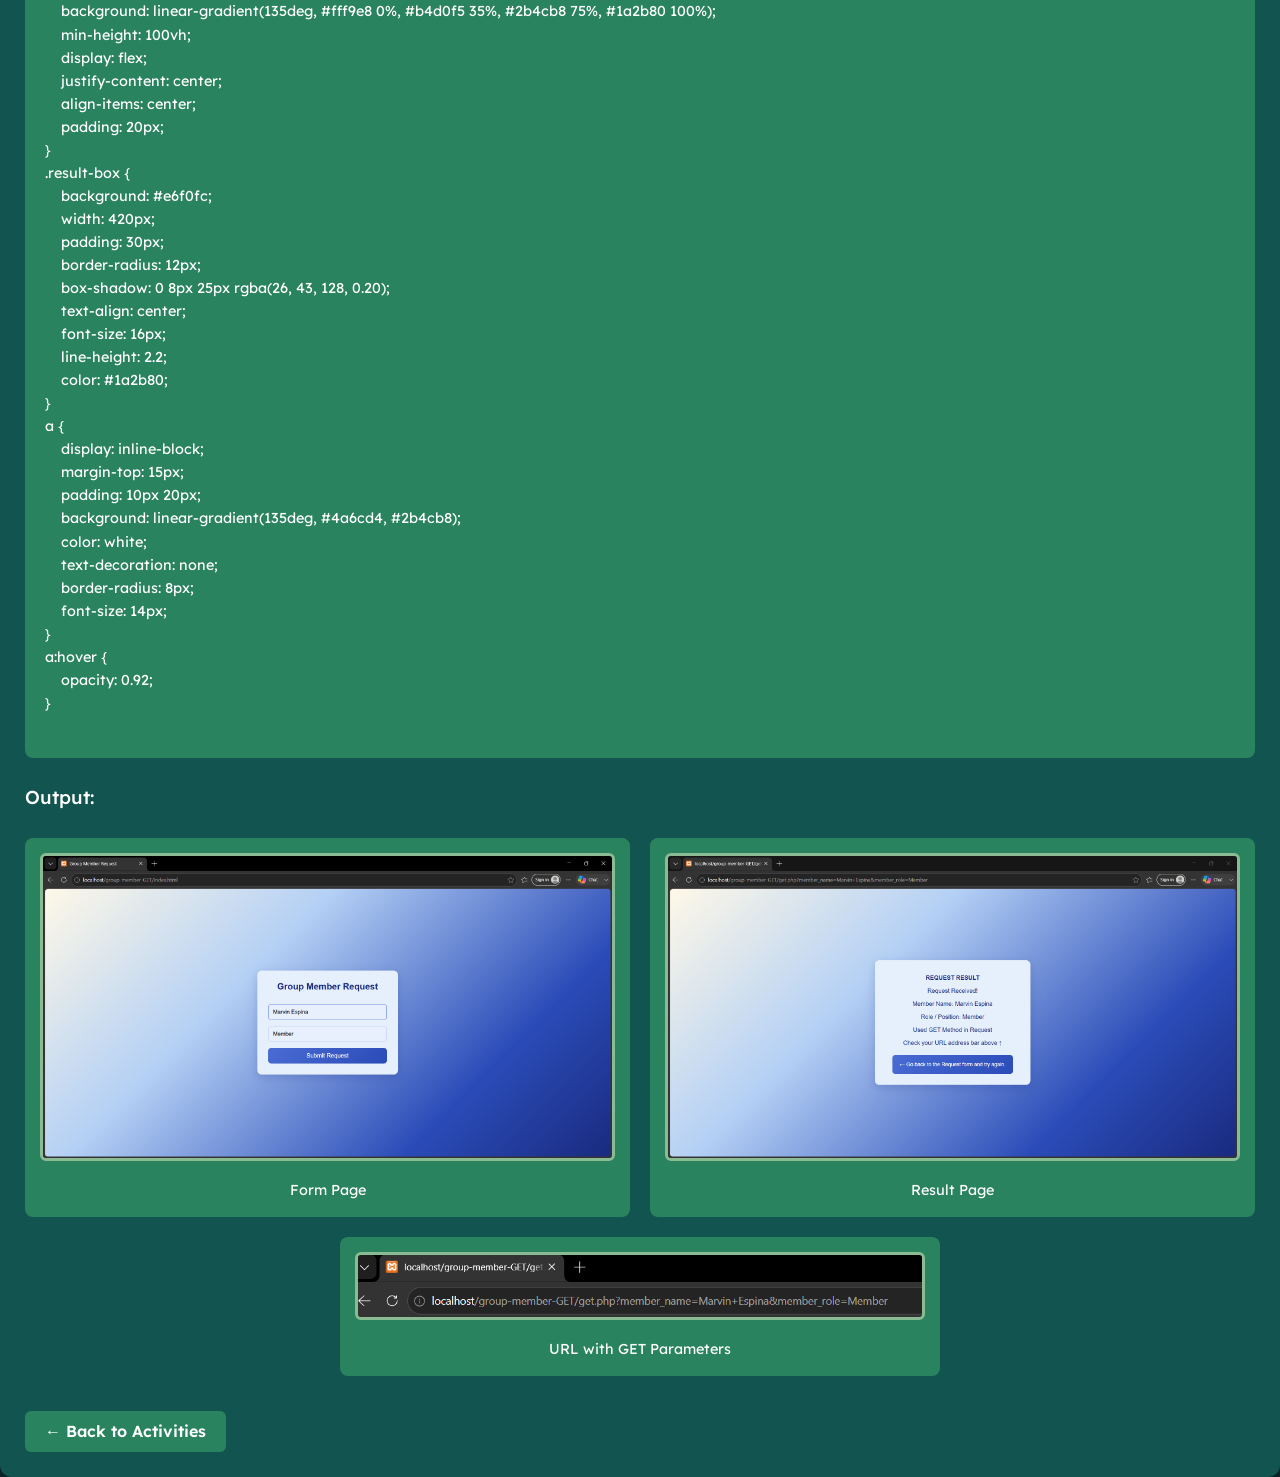
<file: group4-final-project/exercise3.html>
<!DOCTYPE html>
<html lang="en">
<head>
    <meta charset="UTF-8">
    <meta name="viewport" content="width=device-width, initial-scale=1.0">
    <title>Exercise 3 - GET Method</title>
    <link rel="stylesheet" href="styles.css">
</head>
<body>

    <header>
        <h1>GROUP 4 FINAL PROJECT</h1>
    </header>

    <div class="exercise-container">
        <h2>Exercise #3 - GET Method</h2>

        <h3>HTML Code:</h3>
        <div class="code-block">
&lt;!DOCTYPE html&gt;
&lt;html lang="en"&gt;
&lt;head&gt;
    &lt;meta charset="UTF-8"&gt;
    &lt;meta name="viewport" content="width=device-width, initial-scale=1.0"&gt;
    &lt;title&gt;Group Member Request&lt;/title&gt;
    &lt;link rel="stylesheet" href="styles.css"&gt;
&lt;/head&gt;
&lt;body&gt;

    &lt;div class="container"&gt;
        &lt;h2&gt;Group Member Request&lt;/h2&gt;
        &lt;form method="get" action="get.php"&gt;
            &lt;input type="text" name="member_name" placeholder="Full Name" required&gt;
            &lt;input type="text" name="member_role" placeholder="Role / Position" required&gt;
            &lt;button type="submit"&gt;Submit Request&lt;/button&gt;
        &lt;/form&gt;
    &lt;/div&gt;
&lt;/body&gt;
&lt;/html&gt;
        </div>

        <h3>CSS Code:</h3>
        <div class="code-block">
* {
    margin: 0;
    padding: 0;
    box-sizing: border-box;
    font-family: Arial, sans-serif;
}
body {
    background: linear-gradient(135deg, #fff9e8 0%, #b4d0f5 35%, #2b4cb8 75%, #1a2b80 100%);
    min-height: 100vh;
    display: flex;
    justify-content: center;
    align-items: center;
    padding: 20px;
}
.container {
    background: #e6f0fc;
    width: 380px;
    padding: 30px;
    border-radius: 12px;
    box-shadow: 0 8px 25px rgba(26, 43, 128, 0.20);
}
h2 {
    text-align: center;
    color: #1a2b80;
    margin-bottom: 25px;
    font-weight: 600;
}
input {
    width: 100%;
    padding: 12px;
    margin: 8px 0;
    border: 1px solid #b4c8f0;
    border-radius: 8px;
    font-size: 15px;
    background: white;
}
input:focus {
    outline: none;
    border-color: #4a6cd4;
}
button {
    width: 100%;
    padding: 12px;
    background: linear-gradient(135deg, #4a6cd4, #2b4cb8);
    color: white;
    border: none;
    border-radius: 8px;
    font-size: 16px;
    cursor: pointer;
    margin-top: 8px;
}
button:hover {
    opacity: 0.8;
}
        </div>

        <h3>PHP Code:</h3>
        <div class="code-block">
&lt;?php
echo '&lt;link rel="stylesheet" type="text/css" href="get.css"&gt;';
if ($_SERVER["REQUEST_METHOD"] === "GET" && !empty($_GET)) {
    $memberName = trim($_GET["member_name"]);
    $memberRole = trim($_GET["member_role"]);
    $memberName = htmlspecialchars($memberName);
    $memberRole = htmlspecialchars($memberRole);
    echo "&lt;div class='result-box'&gt;";
    echo "&lt;strong&gt;REQUEST RESULT&lt;/strong&gt;&lt;br&gt;";
    echo "Request Received!&lt;br&gt;";
    echo "Member Name: $memberName&lt;br&gt;";
    echo "Role / Position: $memberRole&lt;br&gt;";
    echo "Used GET Method in Request&lt;br&gt;";
    echo "Check your URL address bar above ↑&lt;br&gt;";
    echo "&lt;a href='index.html'&gt;← Go back to the Request form and try again.&lt;/a&gt;";
    echo "&lt;/div&gt;";
} else {
    echo "&lt;div class='result-box'&gt;";
    echo "No Request Found.&lt;br&gt;";
    echo "Please fill out the form first.&lt;br&gt;&lt;br&gt;";
    echo "&lt;a href='index.html'&gt;← Go back to the form and try again.&lt;/a&gt;";
    echo "&lt;/div&gt;";
}
?&gt;
        </div>

        <h3>PHP CSS (get.css):</h3>
        <div class="code-block">
* {
    margin: 0;
    padding: 0;
    box-sizing: border-box;
    font-family: Arial, sans-serif;
}
body {
    background: linear-gradient(135deg, #fff9e8 0%, #b4d0f5 35%, #2b4cb8 75%, #1a2b80 100%);
    min-height: 100vh;
    display: flex;
    justify-content: center;
    align-items: center;
    padding: 20px;
}
.result-box {
    background: #e6f0fc;
    width: 420px;
    padding: 30px;
    border-radius: 12px;
    box-shadow: 0 8px 25px rgba(26, 43, 128, 0.20);
    text-align: center;
    font-size: 16px;
    line-height: 2.2;
    color: #1a2b80;
}
a {
    display: inline-block;
    margin-top: 15px;
    padding: 10px 20px;
    background: linear-gradient(135deg, #4a6cd4, #2b4cb8);
    color: white;
    text-decoration: none;
    border-radius: 8px;
    font-size: 14px;
}
a:hover {
    opacity: 0.92;
}
        </div>

        <h3>Output:</h3>
        <div class="output-grid-ex3">
            <div class="output-item">
                <img src="ex3-output-1.jpg" alt="Output 1 - Form Page">
                <p>Form Page</p>
            </div>
            <div class="output-item">
                <img src="ex3-output-2.jpg" alt="Output 2 - Result Page">
                <p>Result Page</p>
            </div>
            <div class="output-item output-item-full">
                <img src="ex3-output-3.jpg" alt="Output 3 - URL with Parameters">
                <p>URL with GET Parameters</p>
            </div>
        </div>

        <a href="index.html" class="back-btn">← Back to Activities</a>
    </div>

</body>
</html>
</file>
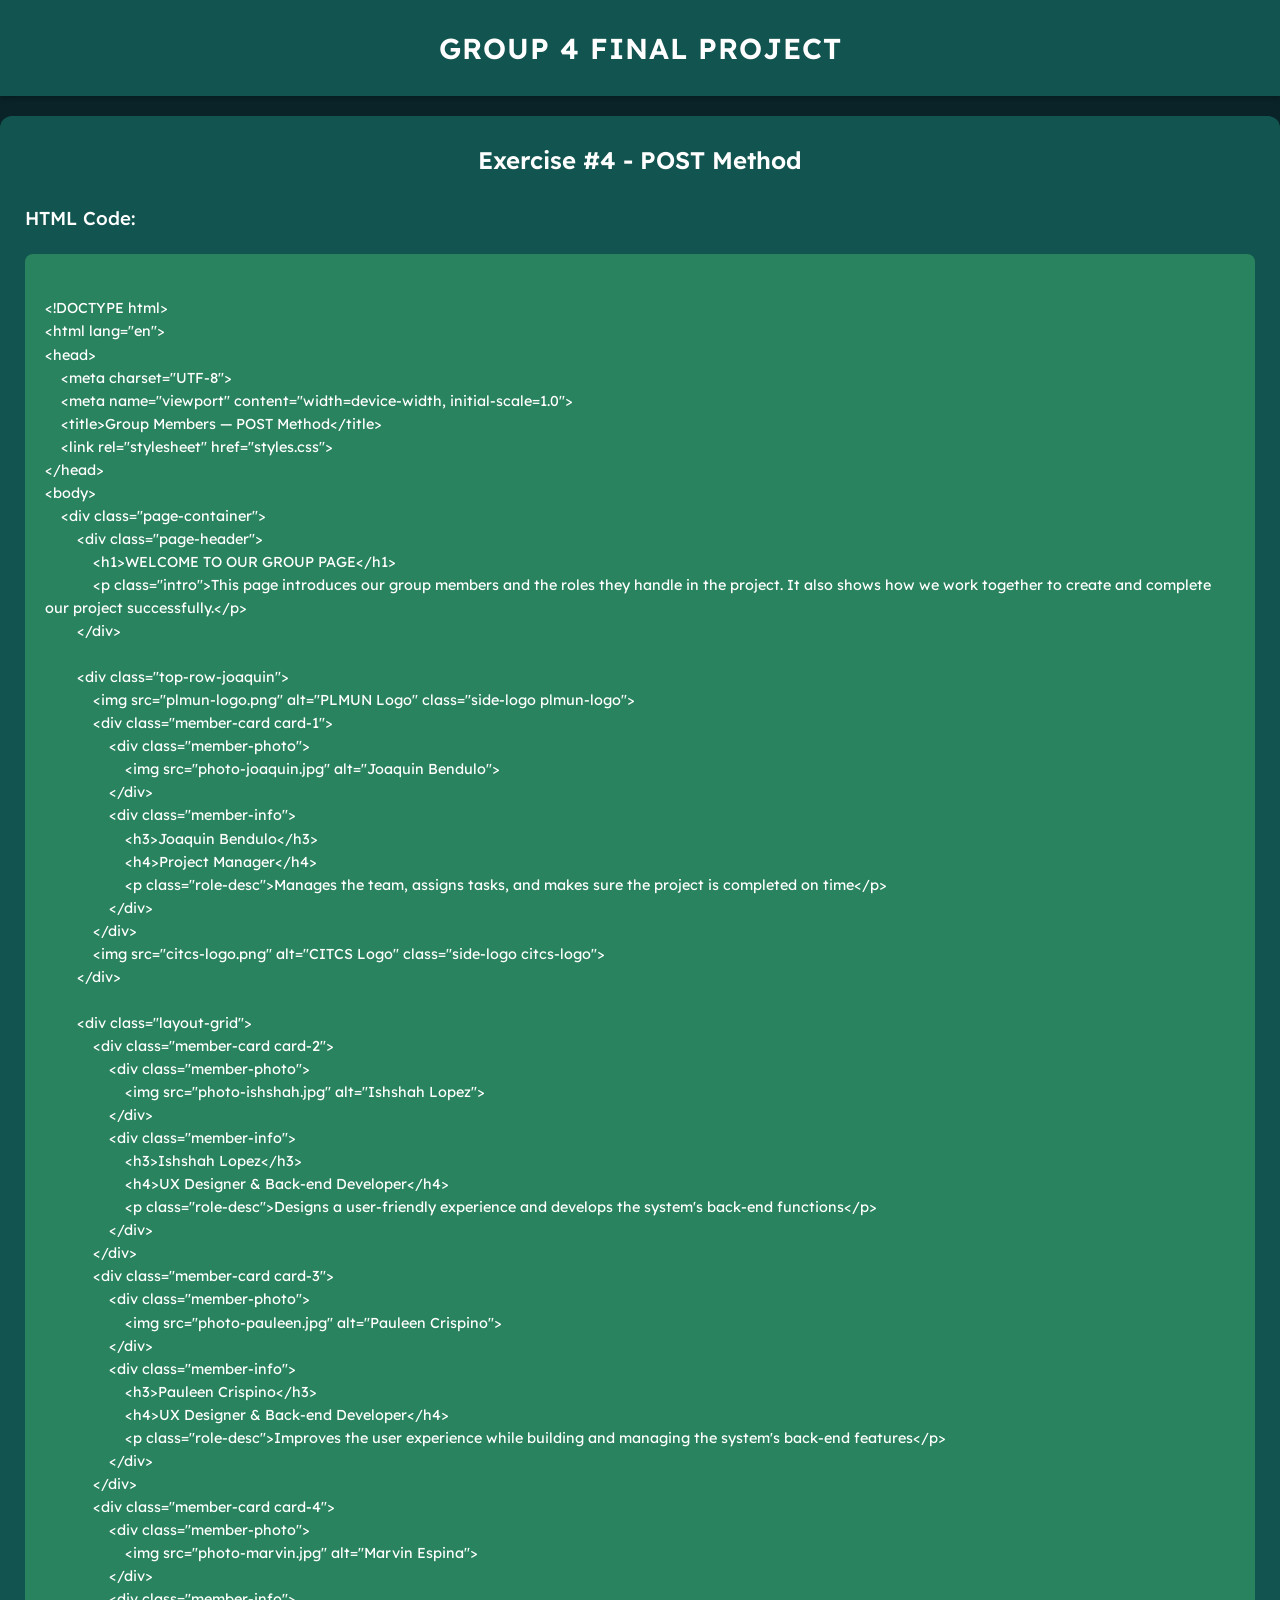
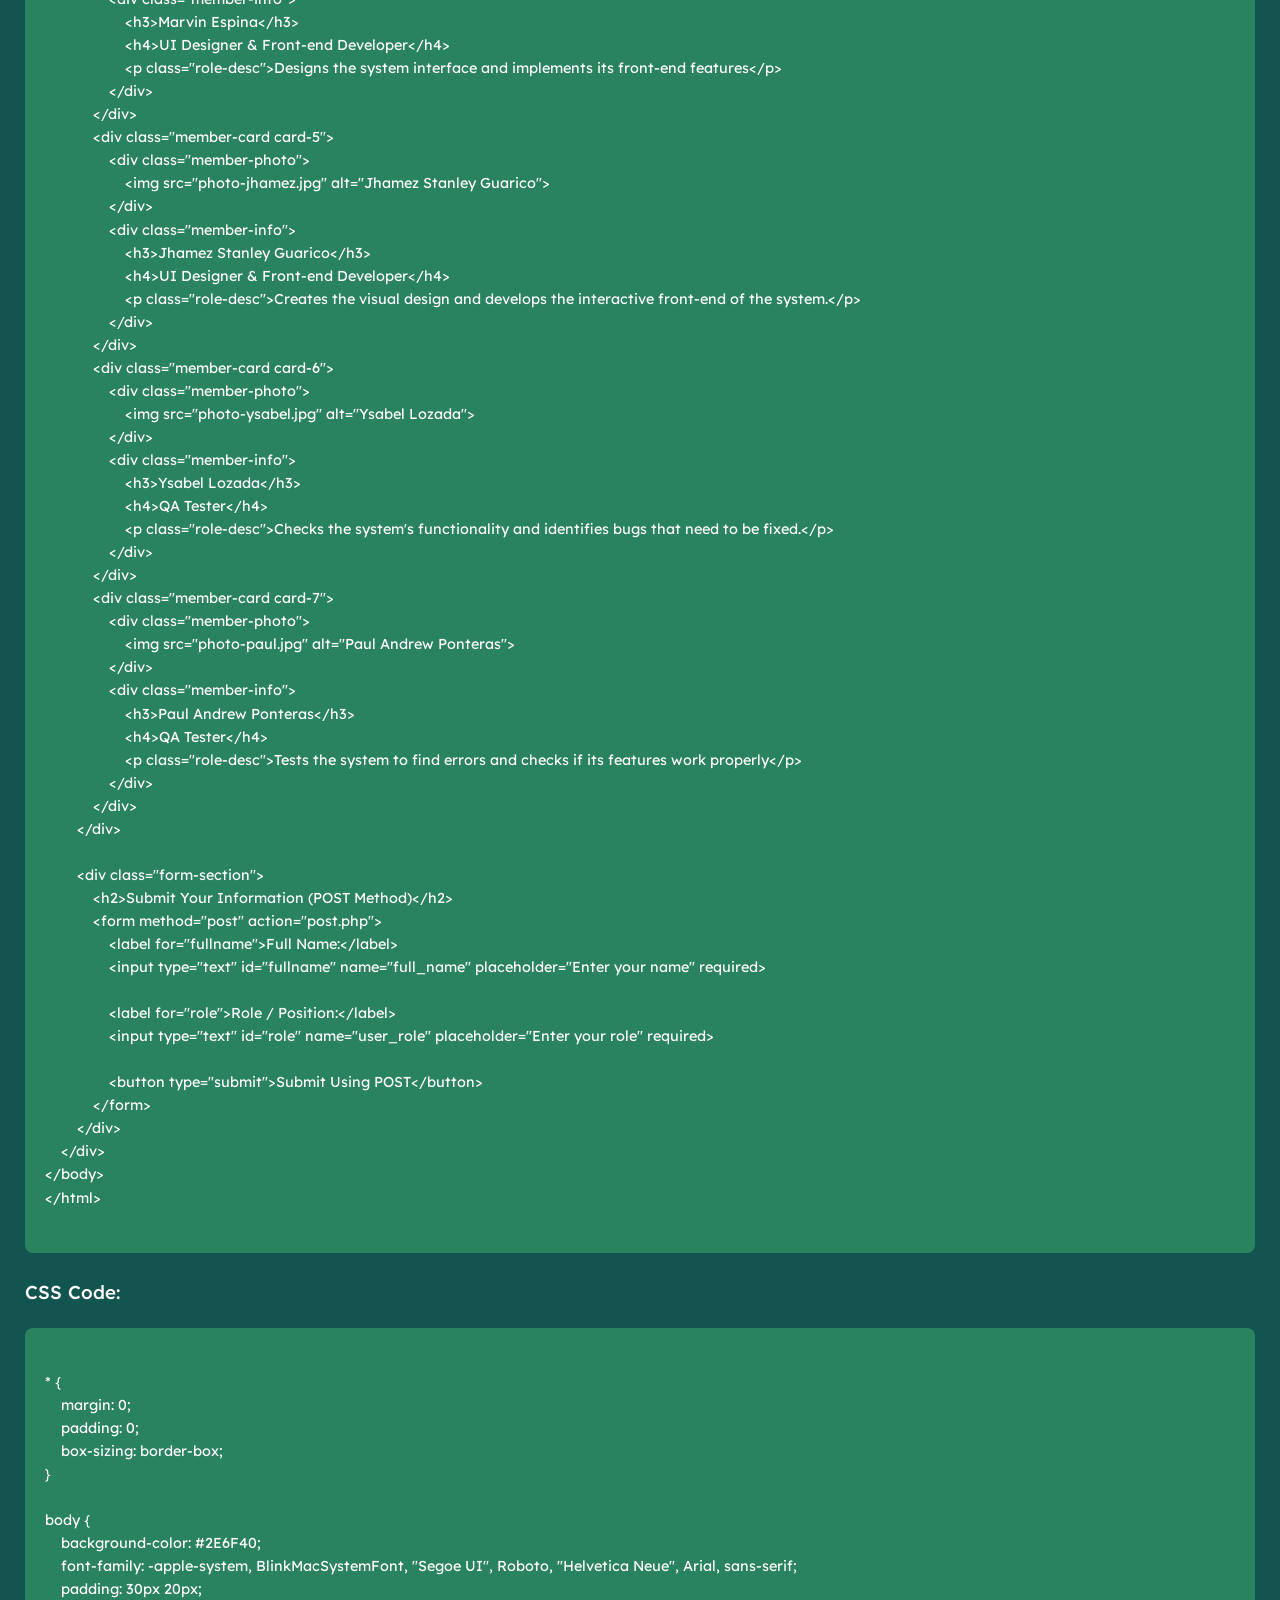
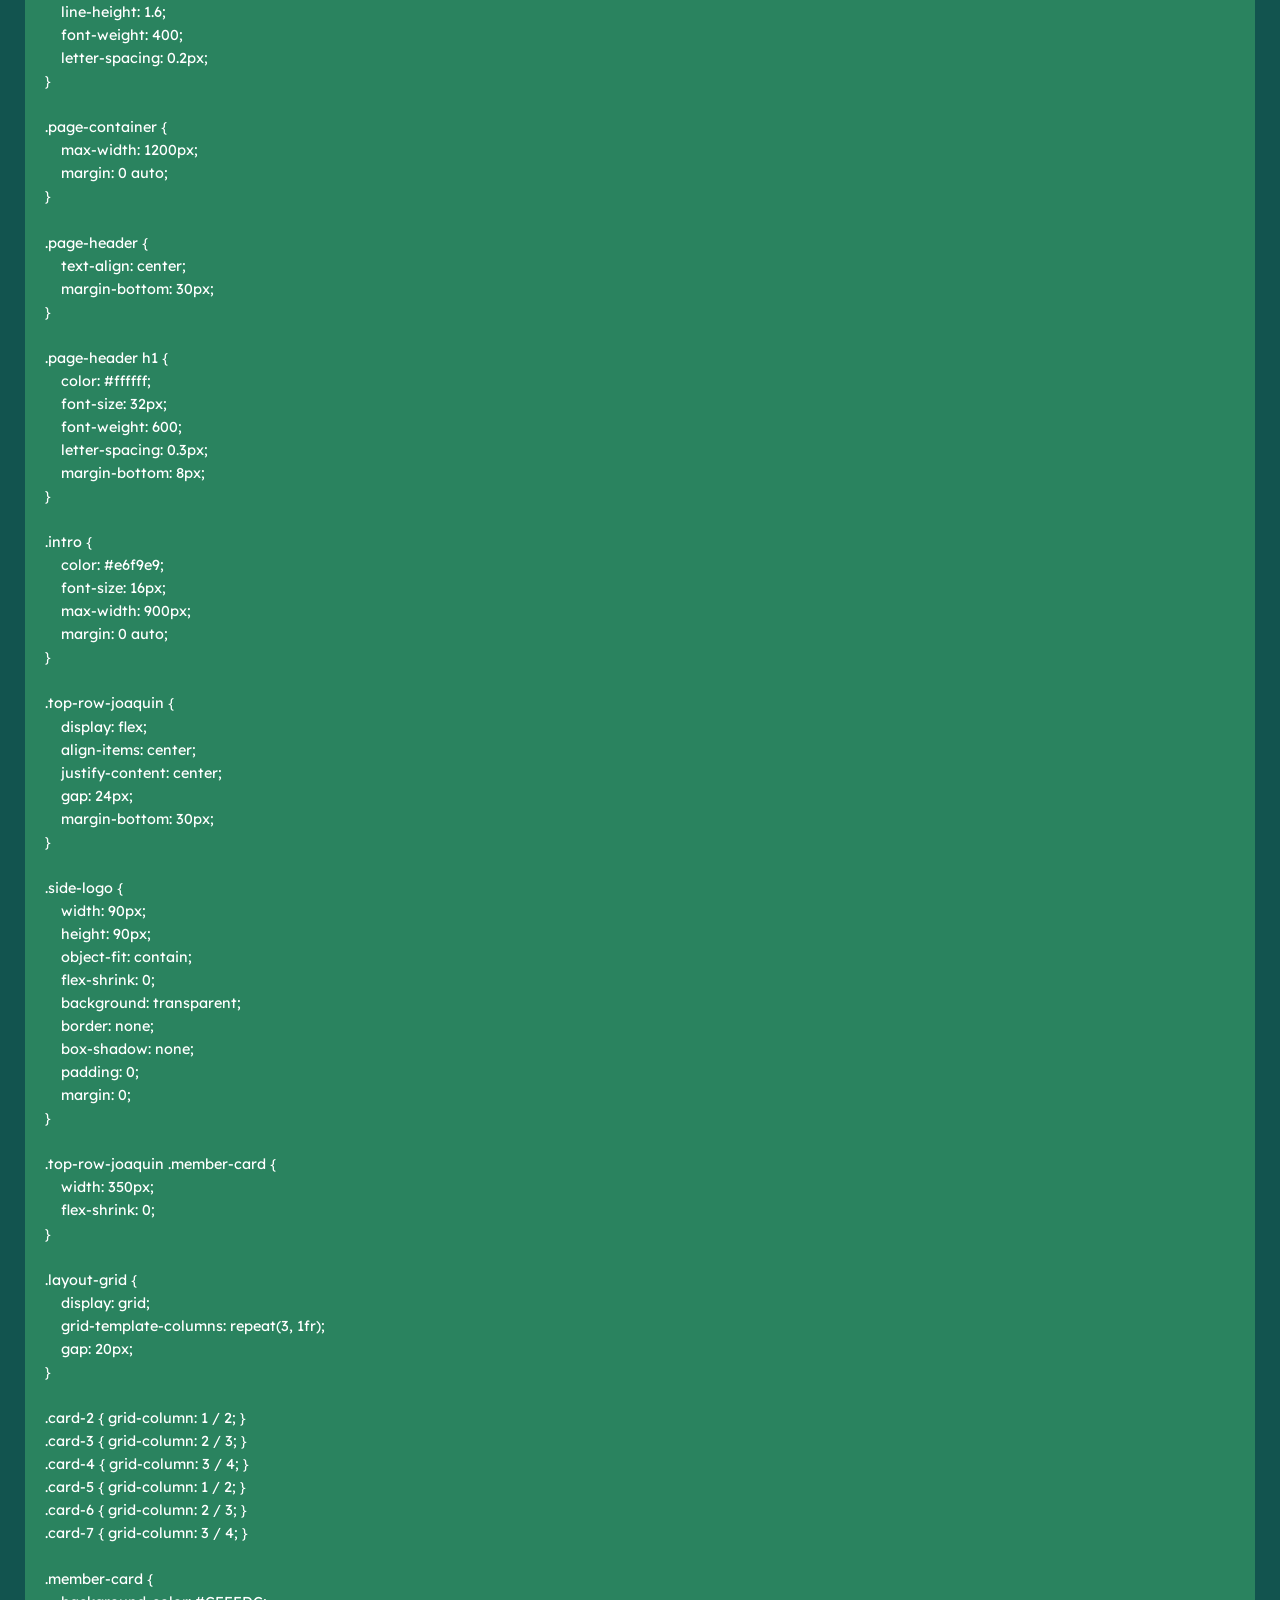
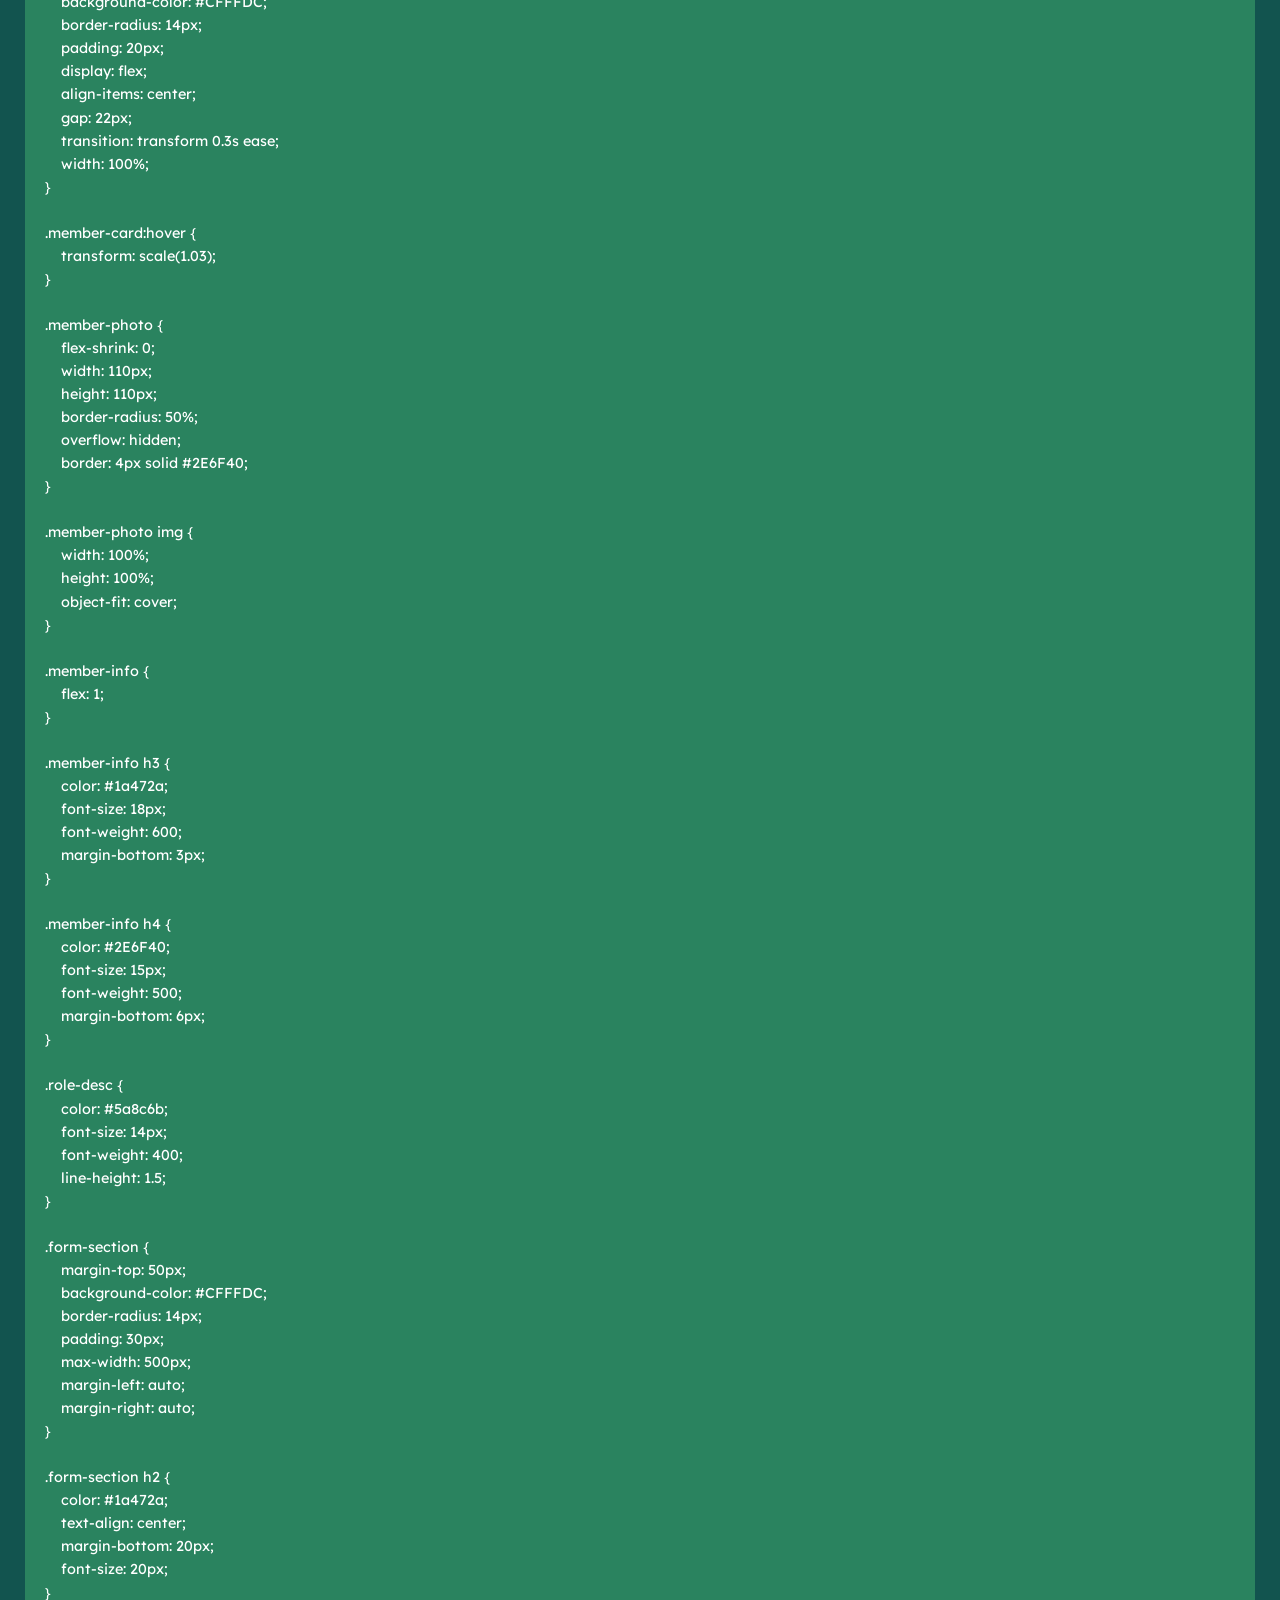
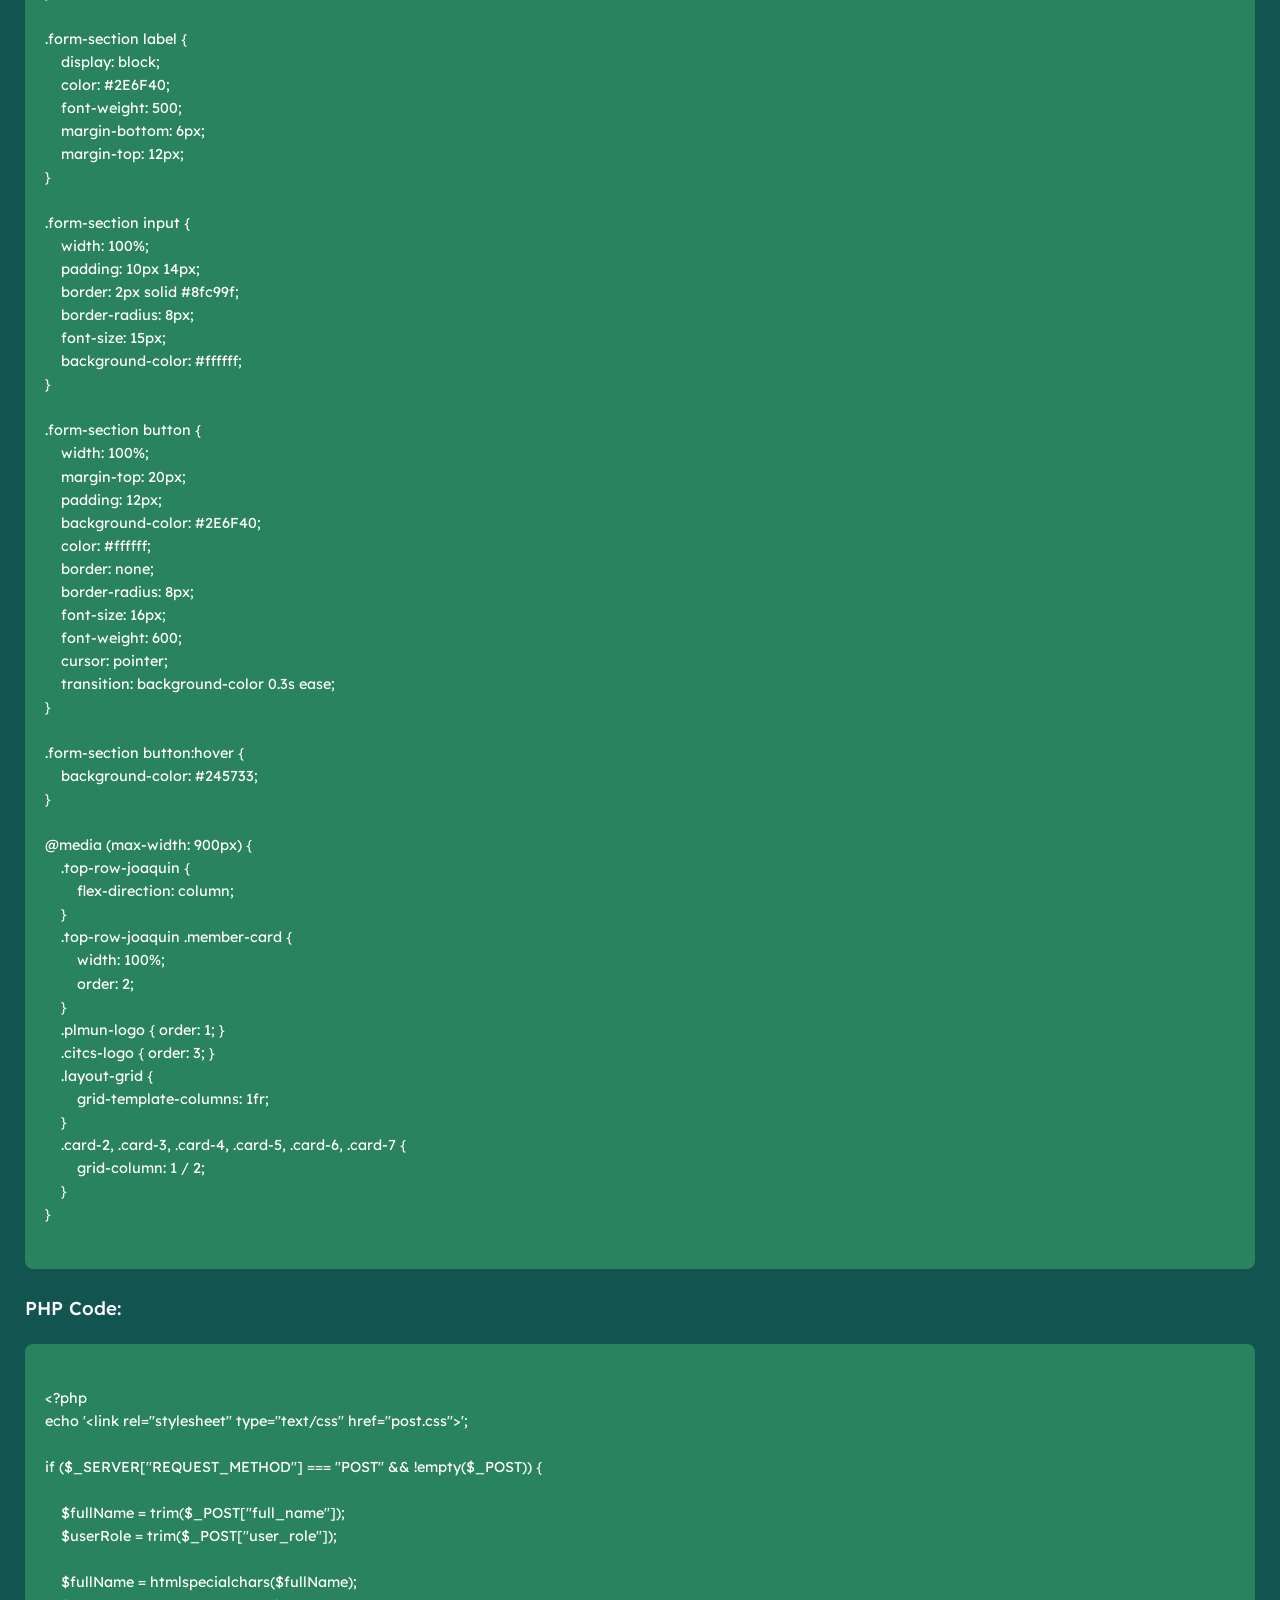
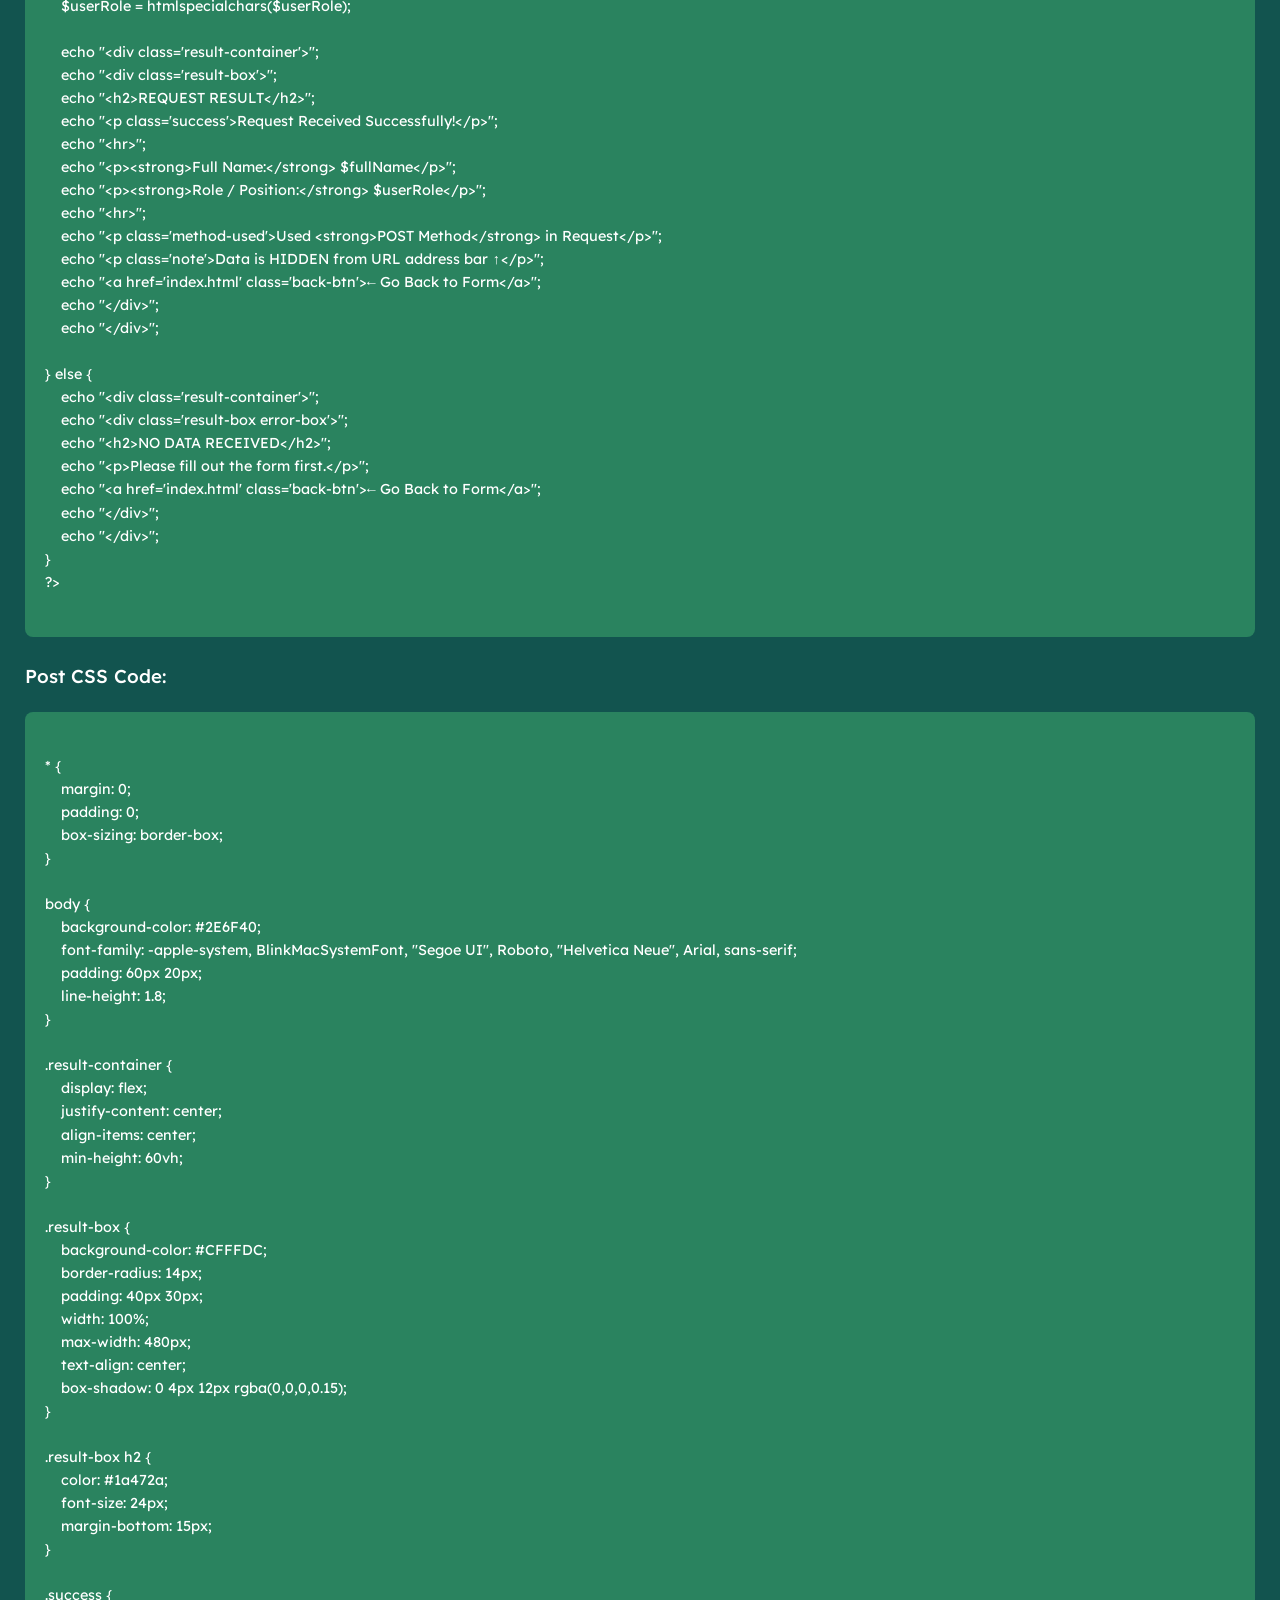
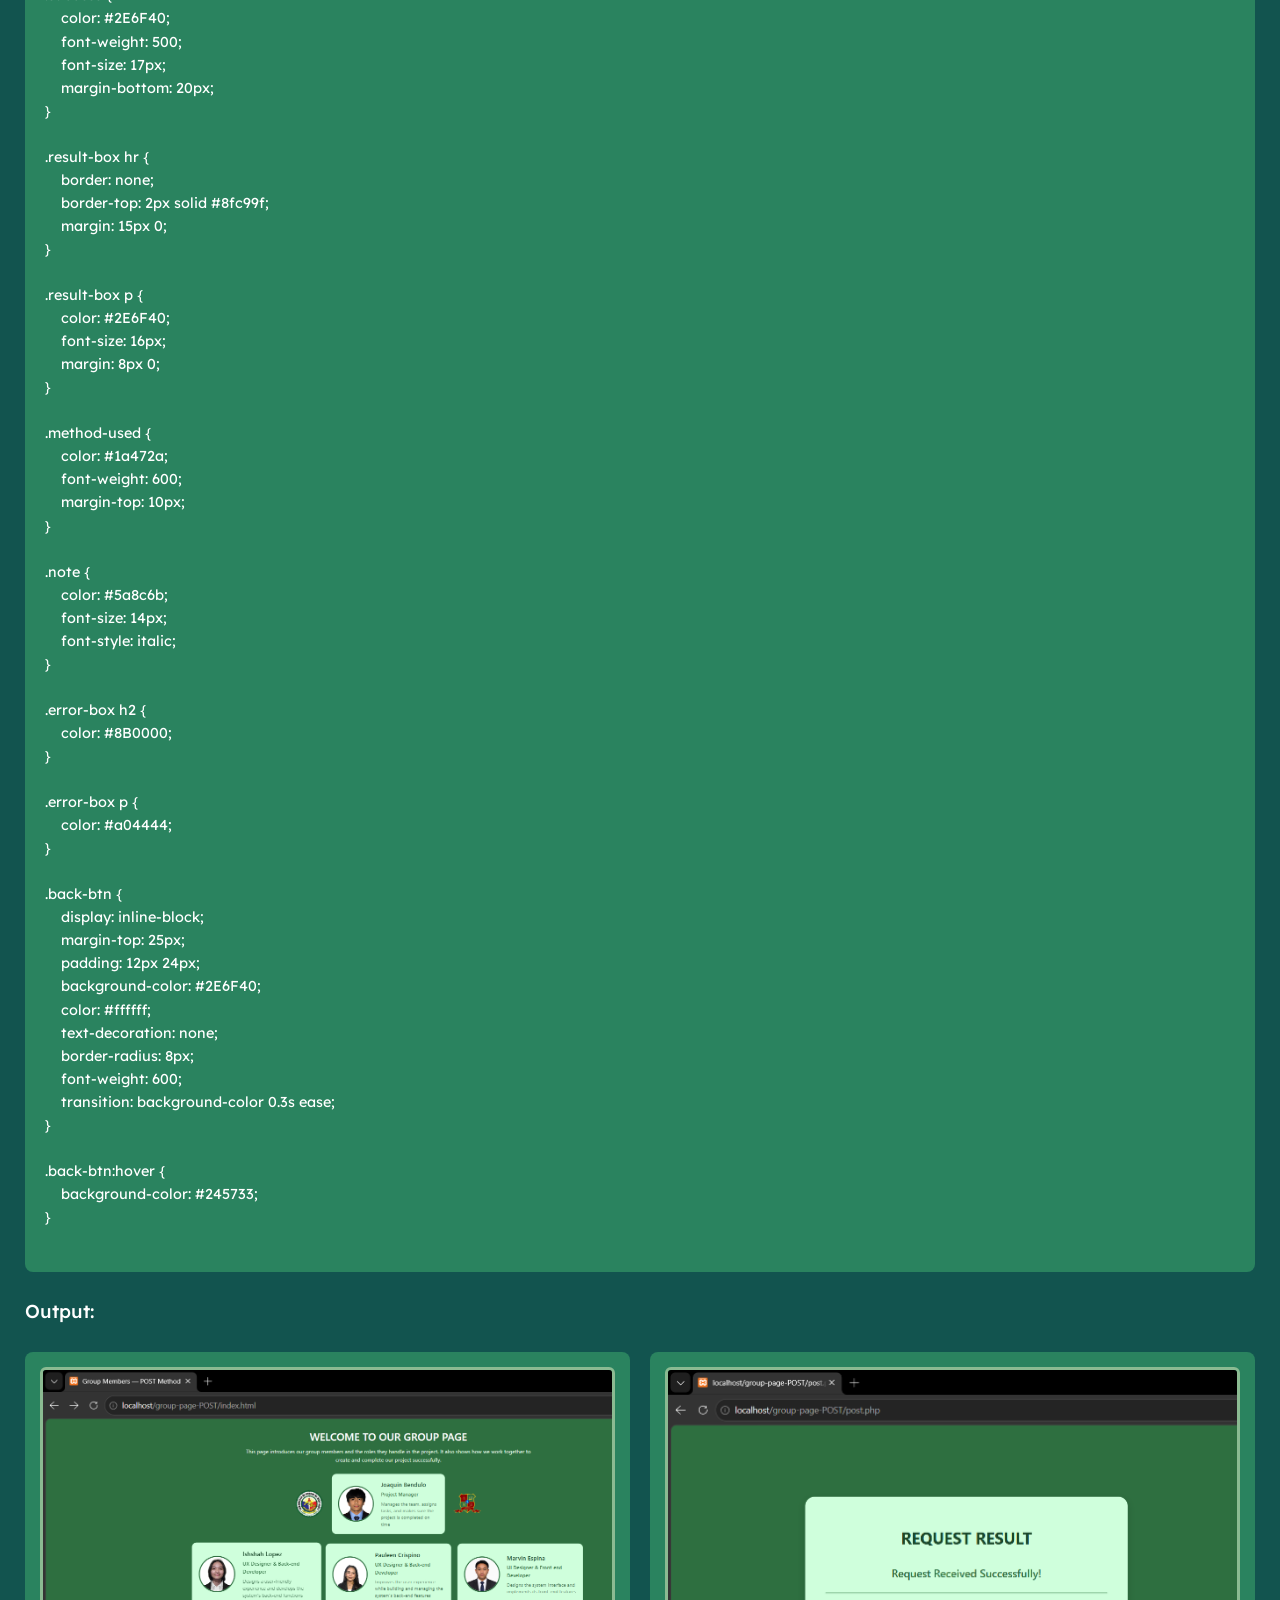
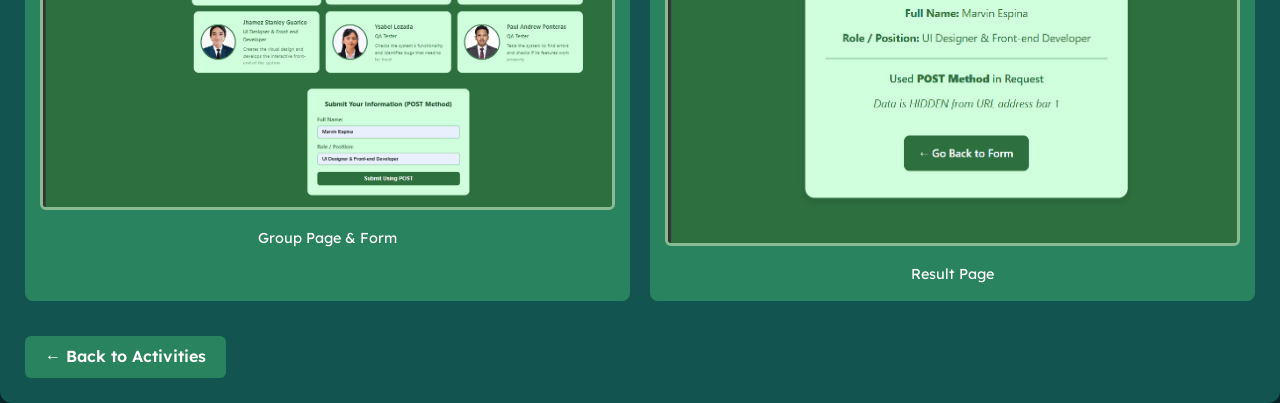
<file: group4-final-project/exercise4.html>
<!DOCTYPE html>
<html lang="en">
<head>
    <meta charset="UTF-8">
    <meta name="viewport" content="width=device-width, initial-scale=1.0">
    <title>Exercise 4 - POST Method</title>
    <link rel="stylesheet" href="styles.css">
</head>
<body>

    <header>
        <h1>GROUP 4 FINAL PROJECT</h1>
    </header>

    <div class="exercise-container">
        <h2>Exercise #4 - POST Method</h2>

        <h3>HTML Code:</h3>
        <div class="code-block">
&lt;!DOCTYPE html&gt;
&lt;html lang="en"&gt;
&lt;head&gt;
    &lt;meta charset="UTF-8"&gt;
    &lt;meta name="viewport" content="width=device-width, initial-scale=1.0"&gt;
    &lt;title&gt;Group Members — POST Method&lt;/title&gt;
    &lt;link rel="stylesheet" href="styles.css"&gt;
&lt;/head&gt;
&lt;body&gt;
    &lt;div class="page-container"&gt;
        &lt;div class="page-header"&gt;
            &lt;h1&gt;WELCOME TO OUR GROUP PAGE&lt;/h1&gt;
            &lt;p class="intro"&gt;This page introduces our group members and the roles they handle in the project. It also shows how we work together to create and complete our project successfully.&lt;/p&gt;
        &lt;/div&gt;

        &lt;div class="top-row-joaquin"&gt;
            &lt;img src="plmun-logo.png" alt="PLMUN Logo" class="side-logo plmun-logo"&gt;
            &lt;div class="member-card card-1"&gt;
                &lt;div class="member-photo"&gt;
                    &lt;img src="photo-joaquin.jpg" alt="Joaquin Bendulo"&gt;
                &lt;/div&gt;
                &lt;div class="member-info"&gt;
                    &lt;h3&gt;Joaquin Bendulo&lt;/h3&gt;
                    &lt;h4&gt;Project Manager&lt;/h4&gt;
                    &lt;p class="role-desc"&gt;Manages the team, assigns tasks, and makes sure the project is completed on time&lt;/p&gt;
                &lt;/div&gt;
            &lt;/div&gt;
            &lt;img src="citcs-logo.png" alt="CITCS Logo" class="side-logo citcs-logo"&gt;
        &lt;/div&gt;

        &lt;div class="layout-grid"&gt;
            &lt;div class="member-card card-2"&gt;
                &lt;div class="member-photo"&gt;
                    &lt;img src="photo-ishshah.jpg" alt="Ishshah Lopez"&gt;
                &lt;/div&gt;
                &lt;div class="member-info"&gt;
                    &lt;h3&gt;Ishshah Lopez&lt;/h3&gt;
                    &lt;h4&gt;UX Designer &amp; Back-end Developer&lt;/h4&gt;
                    &lt;p class="role-desc"&gt;Designs a user-friendly experience and develops the system's back-end functions&lt;/p&gt;
                &lt;/div&gt;
            &lt;/div&gt;
            &lt;div class="member-card card-3"&gt;
                &lt;div class="member-photo"&gt;
                    &lt;img src="photo-pauleen.jpg" alt="Pauleen Crispino"&gt;
                &lt;/div&gt;
                &lt;div class="member-info"&gt;
                    &lt;h3&gt;Pauleen Crispino&lt;/h3&gt;
                    &lt;h4&gt;UX Designer &amp; Back-end Developer&lt;/h4&gt;
                    &lt;p class="role-desc"&gt;Improves the user experience while building and managing the system's back-end features&lt;/p&gt;
                &lt;/div&gt;
            &lt;/div&gt;
            &lt;div class="member-card card-4"&gt;
                &lt;div class="member-photo"&gt;
                    &lt;img src="photo-marvin.jpg" alt="Marvin Espina"&gt;
                &lt;/div&gt;
                &lt;div class="member-info"&gt;
                    &lt;h3&gt;Marvin Espina&lt;/h3&gt;
                    &lt;h4&gt;UI Designer &amp; Front-end Developer&lt;/h4&gt;
                    &lt;p class="role-desc"&gt;Designs the system interface and implements its front-end features&lt;/p&gt;
                &lt;/div&gt;
            &lt;/div&gt;
            &lt;div class="member-card card-5"&gt;
                &lt;div class="member-photo"&gt;
                    &lt;img src="photo-jhamez.jpg" alt="Jhamez Stanley Guarico"&gt;
                &lt;/div&gt;
                &lt;div class="member-info"&gt;
                    &lt;h3&gt;Jhamez Stanley Guarico&lt;/h3&gt;
                    &lt;h4&gt;UI Designer &amp; Front-end Developer&lt;/h4&gt;
                    &lt;p class="role-desc"&gt;Creates the visual design and develops the interactive front-end of the system.&lt;/p&gt;
                &lt;/div&gt;
            &lt;/div&gt;
            &lt;div class="member-card card-6"&gt;
                &lt;div class="member-photo"&gt;
                    &lt;img src="photo-ysabel.jpg" alt="Ysabel Lozada"&gt;
                &lt;/div&gt;
                &lt;div class="member-info"&gt;
                    &lt;h3&gt;Ysabel Lozada&lt;/h3&gt;
                    &lt;h4&gt;QA Tester&lt;/h4&gt;
                    &lt;p class="role-desc"&gt;Checks the system's functionality and identifies bugs that need to be fixed.&lt;/p&gt;
                &lt;/div&gt;
            &lt;/div&gt;
            &lt;div class="member-card card-7"&gt;
                &lt;div class="member-photo"&gt;
                    &lt;img src="photo-paul.jpg" alt="Paul Andrew Ponteras"&gt;
                &lt;/div&gt;
                &lt;div class="member-info"&gt;
                    &lt;h3&gt;Paul Andrew Ponteras&lt;/h3&gt;
                    &lt;h4&gt;QA Tester&lt;/h4&gt;
                    &lt;p class="role-desc"&gt;Tests the system to find errors and checks if its features work properly&lt;/p&gt;
                &lt;/div&gt;
            &lt;/div&gt;
        &lt;/div&gt;

        &lt;div class="form-section"&gt;
            &lt;h2&gt;Submit Your Information (POST Method)&lt;/h2&gt;
            &lt;form method="post" action="post.php"&gt;
                &lt;label for="fullname"&gt;Full Name:&lt;/label&gt;
                &lt;input type="text" id="fullname" name="full_name" placeholder="Enter your name" required&gt;

                &lt;label for="role"&gt;Role / Position:&lt;/label&gt;
                &lt;input type="text" id="role" name="user_role" placeholder="Enter your role" required&gt;

                &lt;button type="submit"&gt;Submit Using POST&lt;/button&gt;
            &lt;/form&gt;
        &lt;/div&gt;
    &lt;/div&gt;
&lt;/body&gt;
&lt;/html&gt;
        </div>

        <h3>CSS Code:</h3>
        <div class="code-block">
* {
    margin: 0;
    padding: 0;
    box-sizing: border-box;
}

body {
    background-color: #2E6F40;
    font-family: -apple-system, BlinkMacSystemFont, "Segoe UI", Roboto, "Helvetica Neue", Arial, sans-serif;
    padding: 30px 20px;
    line-height: 1.6;
    font-weight: 400;
    letter-spacing: 0.2px;
}

.page-container {
    max-width: 1200px;
    margin: 0 auto;
}

.page-header {
    text-align: center;
    margin-bottom: 30px;
}

.page-header h1 {
    color: #ffffff;
    font-size: 32px;
    font-weight: 600;
    letter-spacing: 0.3px;
    margin-bottom: 8px;
}

.intro {
    color: #e6f9e9;
    font-size: 16px;
    max-width: 900px;
    margin: 0 auto;
}

.top-row-joaquin {
    display: flex;
    align-items: center;
    justify-content: center;
    gap: 24px;
    margin-bottom: 30px;
}

.side-logo {
    width: 90px;
    height: 90px;
    object-fit: contain;
    flex-shrink: 0;
    background: transparent;
    border: none;
    box-shadow: none;
    padding: 0;
    margin: 0;
}

.top-row-joaquin .member-card {
    width: 350px;
    flex-shrink: 0;
}

.layout-grid {
    display: grid;
    grid-template-columns: repeat(3, 1fr);
    gap: 20px;
}

.card-2 { grid-column: 1 / 2; }
.card-3 { grid-column: 2 / 3; }
.card-4 { grid-column: 3 / 4; }
.card-5 { grid-column: 1 / 2; }
.card-6 { grid-column: 2 / 3; }
.card-7 { grid-column: 3 / 4; }

.member-card {
    background-color: #CFFFDC;
    border-radius: 14px;
    padding: 20px;
    display: flex;
    align-items: center;
    gap: 22px;
    transition: transform 0.3s ease;
    width: 100%;
}

.member-card:hover {
    transform: scale(1.03);
}

.member-photo {
    flex-shrink: 0;
    width: 110px;
    height: 110px;
    border-radius: 50%;
    overflow: hidden;
    border: 4px solid #2E6F40;
}

.member-photo img {
    width: 100%;
    height: 100%;
    object-fit: cover;
}

.member-info {
    flex: 1;
}

.member-info h3 {
    color: #1a472a;
    font-size: 18px;
    font-weight: 600;
    margin-bottom: 3px;
}

.member-info h4 {
    color: #2E6F40;
    font-size: 15px;
    font-weight: 500;
    margin-bottom: 6px;
}

.role-desc {
    color: #5a8c6b;
    font-size: 14px;
    font-weight: 400;
    line-height: 1.5;
}

.form-section {
    margin-top: 50px;
    background-color: #CFFFDC;
    border-radius: 14px;
    padding: 30px;
    max-width: 500px;
    margin-left: auto;
    margin-right: auto;
}

.form-section h2 {
    color: #1a472a;
    text-align: center;
    margin-bottom: 20px;
    font-size: 20px;
}

.form-section label {
    display: block;
    color: #2E6F40;
    font-weight: 500;
    margin-bottom: 6px;
    margin-top: 12px;
}

.form-section input {
    width: 100%;
    padding: 10px 14px;
    border: 2px solid #8fc99f;
    border-radius: 8px;
    font-size: 15px;
    background-color: #ffffff;
}

.form-section button {
    width: 100%;
    margin-top: 20px;
    padding: 12px;
    background-color: #2E6F40;
    color: #ffffff;
    border: none;
    border-radius: 8px;
    font-size: 16px;
    font-weight: 600;
    cursor: pointer;
    transition: background-color 0.3s ease;
}

.form-section button:hover {
    background-color: #245733;
}

@media (max-width: 900px) {
    .top-row-joaquin {
        flex-direction: column;
    }
    .top-row-joaquin .member-card {
        width: 100%;
        order: 2;
    }
    .plmun-logo { order: 1; }
    .citcs-logo { order: 3; }
    .layout-grid {
        grid-template-columns: 1fr;
    }
    .card-2, .card-3, .card-4, .card-5, .card-6, .card-7 {
        grid-column: 1 / 2;
    }
}
        </div>

        <h3>PHP Code:</h3>
        <div class="code-block">
&lt;?php
echo '&lt;link rel="stylesheet" type="text/css" href="post.css"&gt;';

if ($_SERVER["REQUEST_METHOD"] === "POST" &amp;&amp; !empty($_POST)) {

    $fullName = trim($_POST["full_name"]);
    $userRole = trim($_POST["user_role"]);

    $fullName = htmlspecialchars($fullName);
    $userRole = htmlspecialchars($userRole);

    echo "&lt;div class='result-container'&gt;";
    echo "&lt;div class='result-box'&gt;";
    echo "&lt;h2&gt;REQUEST RESULT&lt;/h2&gt;";
    echo "&lt;p class='success'&gt;Request Received Successfully!&lt;/p&gt;";
    echo "&lt;hr&gt;";
    echo "&lt;p&gt;&lt;strong&gt;Full Name:&lt;/strong&gt; $fullName&lt;/p&gt;";
    echo "&lt;p&gt;&lt;strong&gt;Role / Position:&lt;/strong&gt; $userRole&lt;/p&gt;";
    echo "&lt;hr&gt;";
    echo "&lt;p class='method-used'&gt;Used &lt;strong&gt;POST Method&lt;/strong&gt; in Request&lt;/p&gt;";
    echo "&lt;p class='note'&gt;Data is HIDDEN from URL address bar ↑&lt;/p&gt;";
    echo "&lt;a href='index.html' class='back-btn'&gt;← Go Back to Form&lt;/a&gt;";
    echo "&lt;/div&gt;";
    echo "&lt;/div&gt;";

} else {
    echo "&lt;div class='result-container'&gt;";
    echo "&lt;div class='result-box error-box'&gt;";
    echo "&lt;h2&gt;NO DATA RECEIVED&lt;/h2&gt;";
    echo "&lt;p&gt;Please fill out the form first.&lt;/p&gt;";
    echo "&lt;a href='index.html' class='back-btn'&gt;← Go Back to Form&lt;/a&gt;";
    echo "&lt;/div&gt;";
    echo "&lt;/div&gt;";
}
?&gt;
        </div>

        <h3>Post CSS Code:</h3>
        <div class="code-block">
* {
    margin: 0;
    padding: 0;
    box-sizing: border-box;
}

body {
    background-color: #2E6F40;
    font-family: -apple-system, BlinkMacSystemFont, "Segoe UI", Roboto, "Helvetica Neue", Arial, sans-serif;
    padding: 60px 20px;
    line-height: 1.8;
}

.result-container {
    display: flex;
    justify-content: center;
    align-items: center;
    min-height: 60vh;
}

.result-box {
    background-color: #CFFFDC;
    border-radius: 14px;
    padding: 40px 30px;
    width: 100%;
    max-width: 480px;
    text-align: center;
    box-shadow: 0 4px 12px rgba(0,0,0,0.15);
}

.result-box h2 {
    color: #1a472a;
    font-size: 24px;
    margin-bottom: 15px;
}

.success {
    color: #2E6F40;
    font-weight: 500;
    font-size: 17px;
    margin-bottom: 20px;
}

.result-box hr {
    border: none;
    border-top: 2px solid #8fc99f;
    margin: 15px 0;
}

.result-box p {
    color: #2E6F40;
    font-size: 16px;
    margin: 8px 0;
}

.method-used {
    color: #1a472a;
    font-weight: 600;
    margin-top: 10px;
}

.note {
    color: #5a8c6b;
    font-size: 14px;
    font-style: italic;
}

.error-box h2 {
    color: #8B0000;
}

.error-box p {
    color: #a04444;
}

.back-btn {
    display: inline-block;
    margin-top: 25px;
    padding: 12px 24px;
    background-color: #2E6F40;
    color: #ffffff;
    text-decoration: none;
    border-radius: 8px;
    font-weight: 600;
    transition: background-color 0.3s ease;
}

.back-btn:hover {
    background-color: #245733;
}
        </div>

        <h3>Output:</h3>
        <div class="output-grid">
            <div class="output-item">
                <img src="ex4-output-1.jpg" alt="Output 1 - Group Page & Form">
                <p>Group Page & Form</p>
            </div>
            <div class="output-item">
                <img src="ex4-output-2.jpg" alt="Output 2 - Result Page">
                <p>Result Page</p>
            </div>
        </div>

        <a href="index.html" class="back-btn">← Back to Activities</a>
    </div>

</body>
</html>
</file>
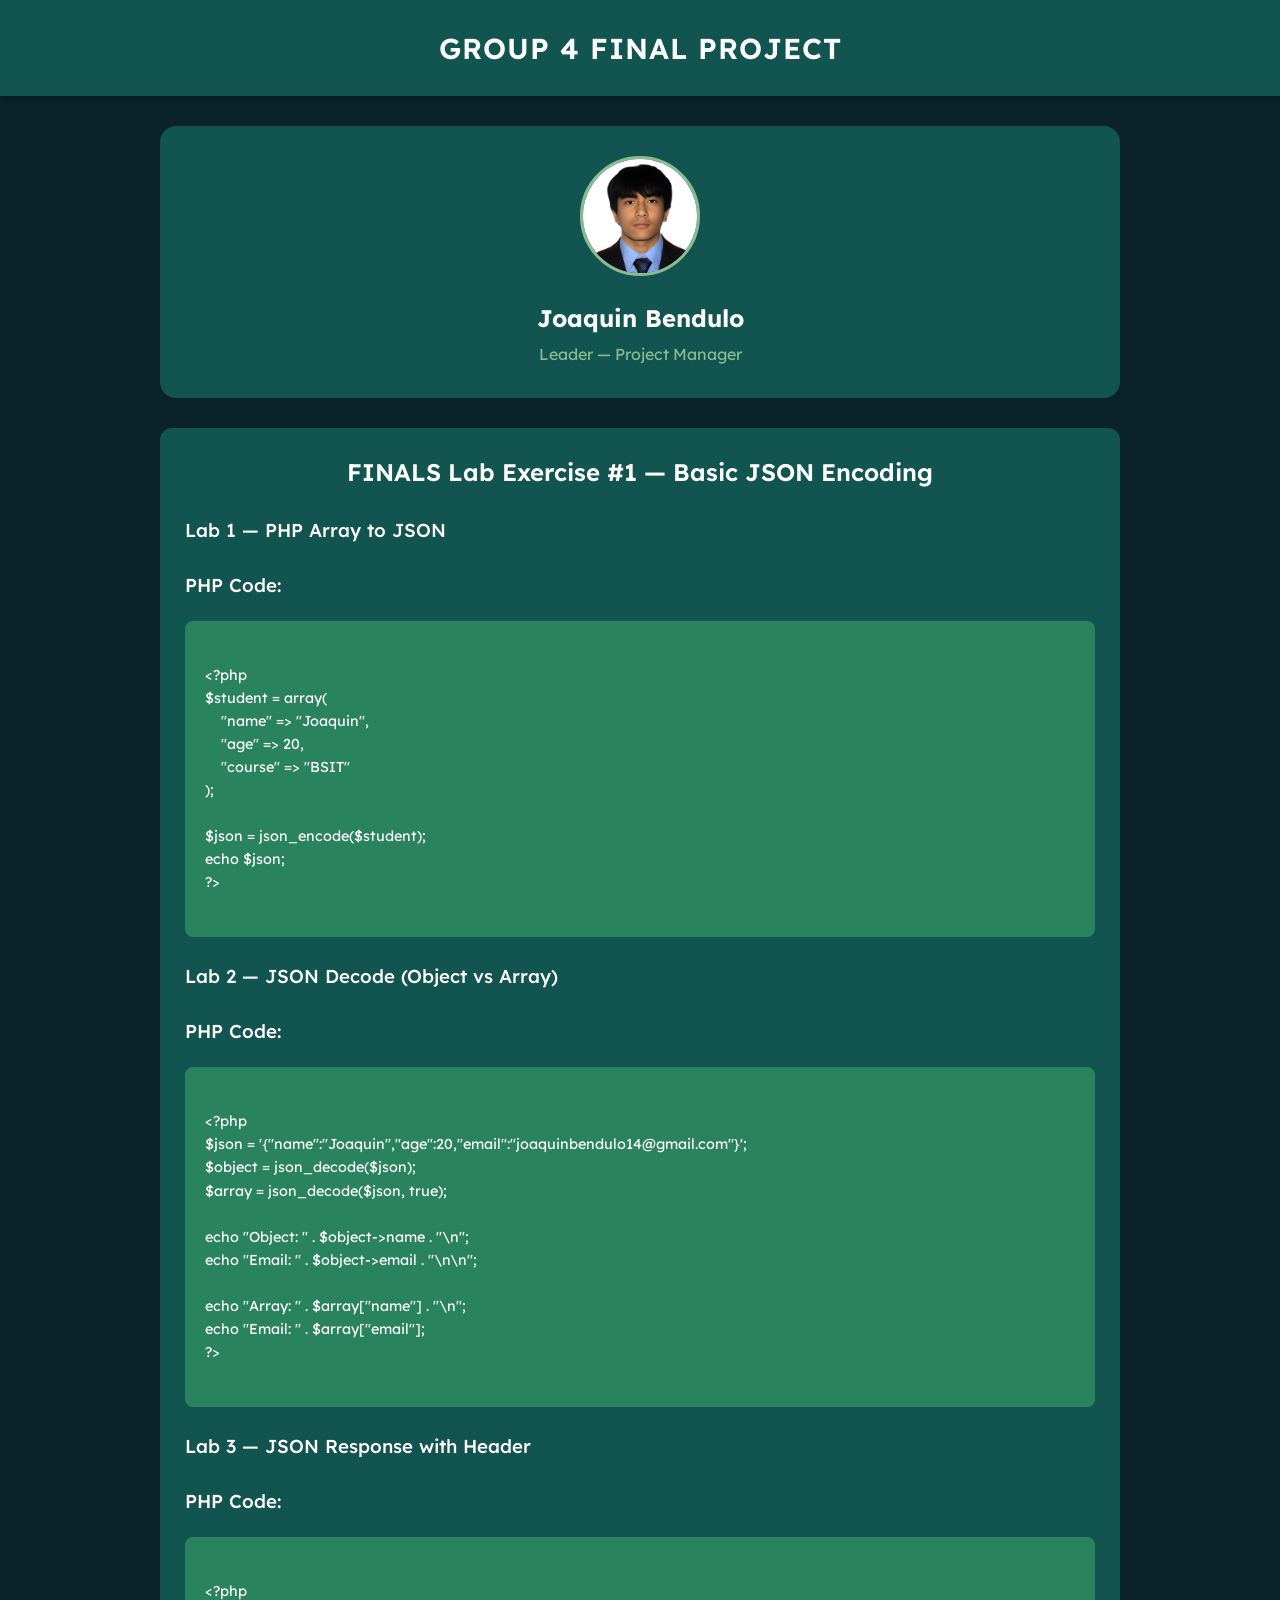
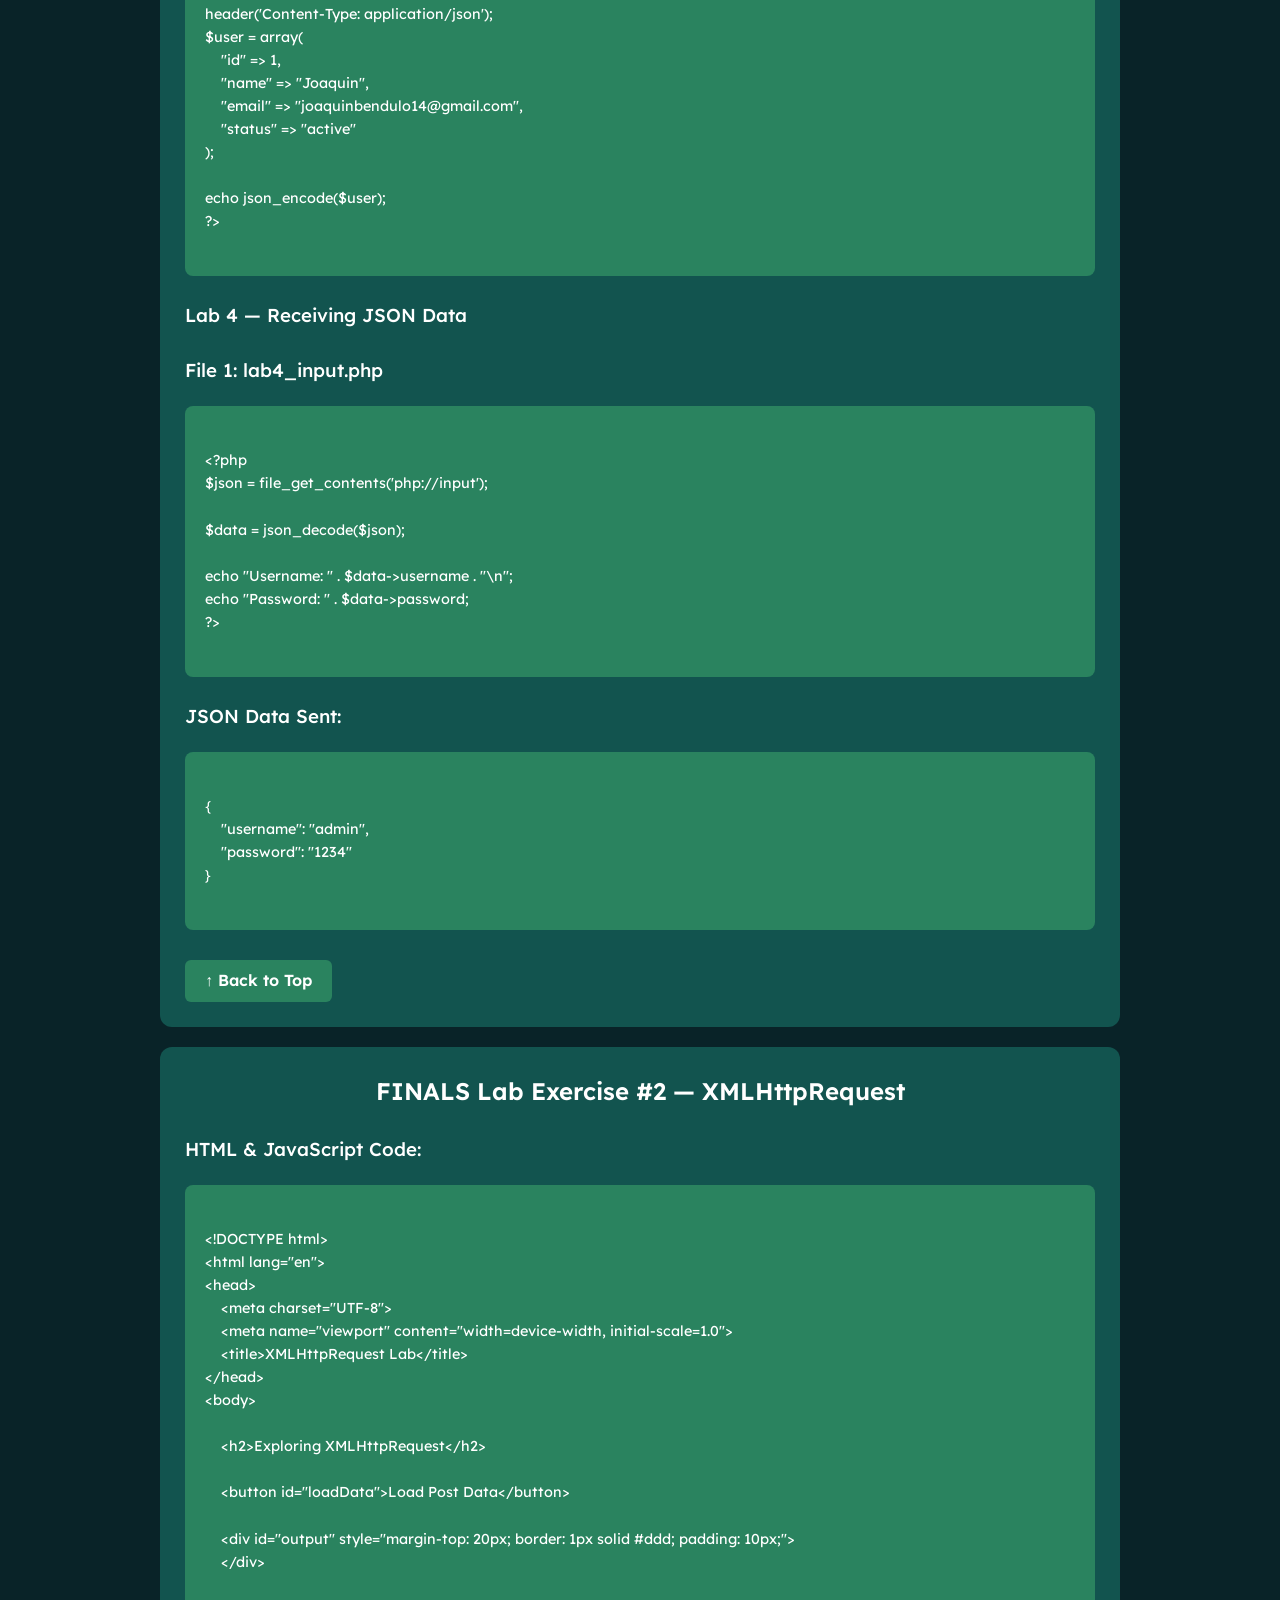
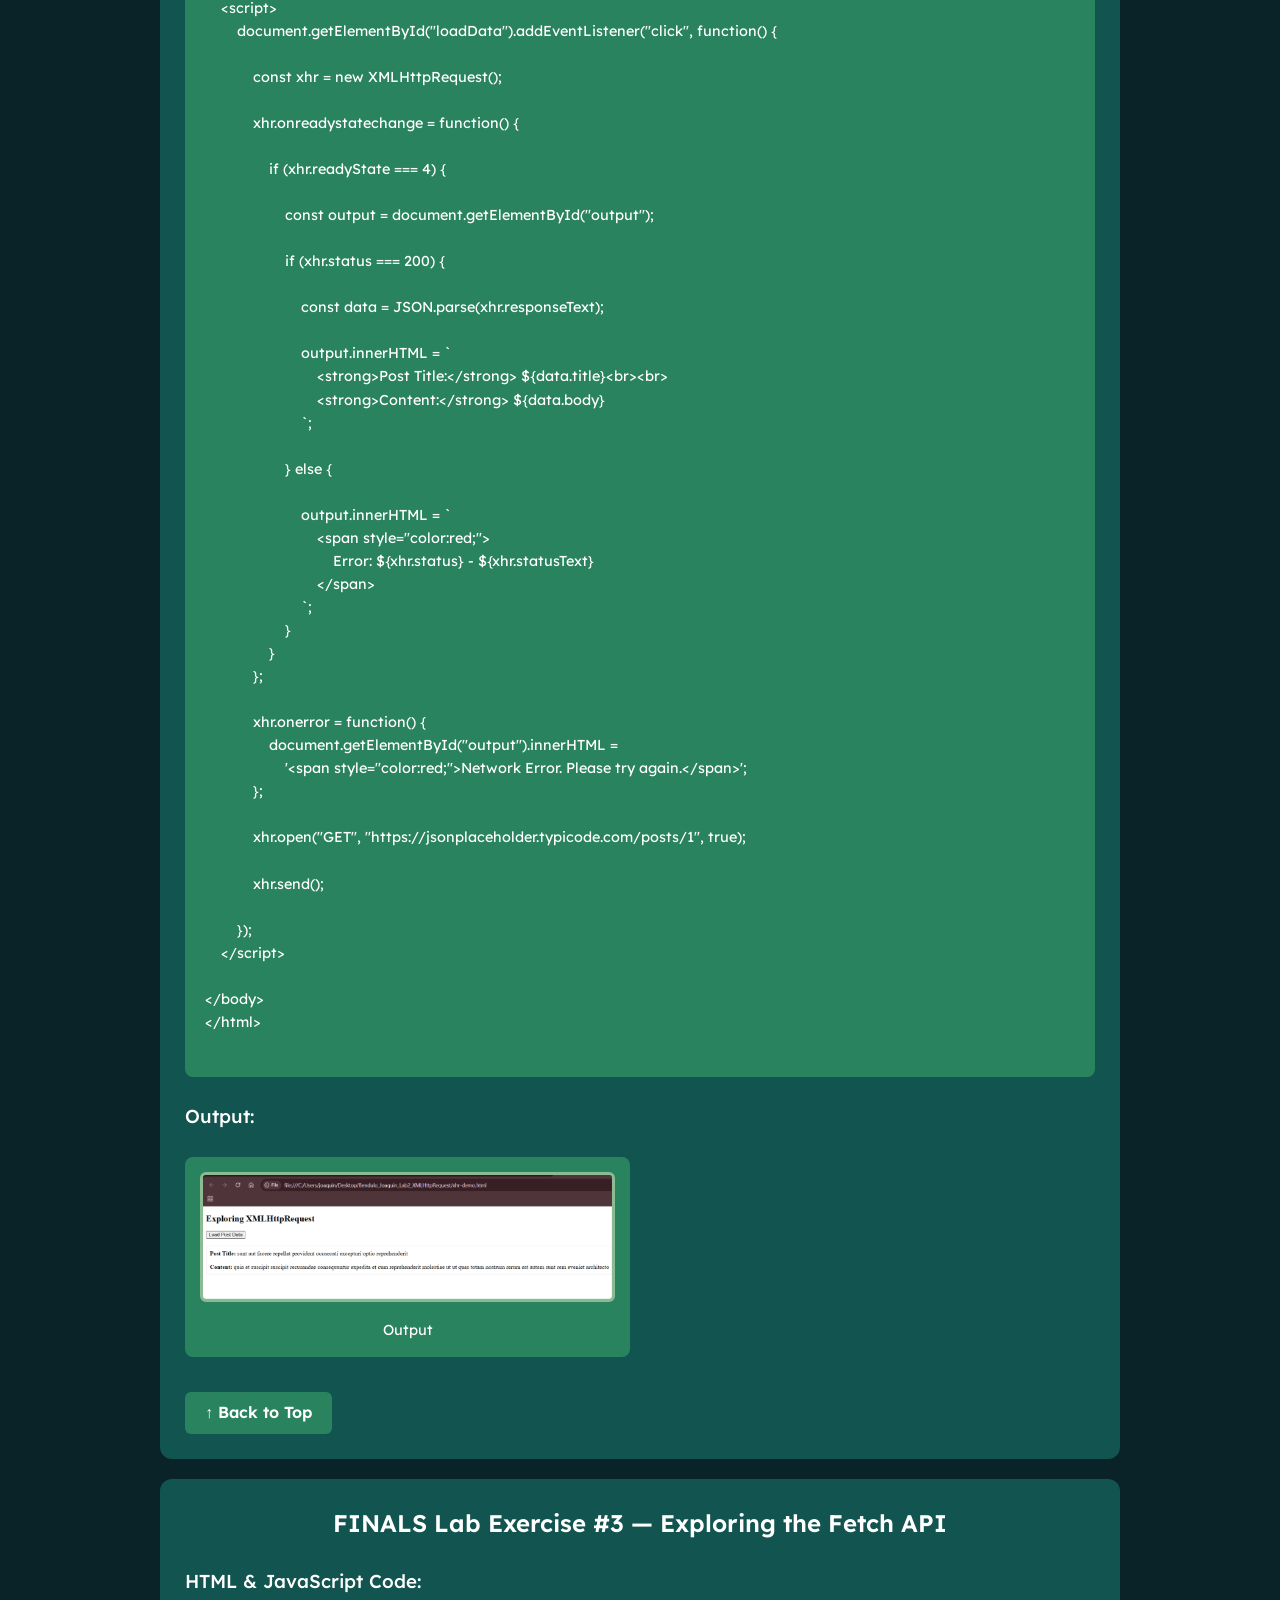
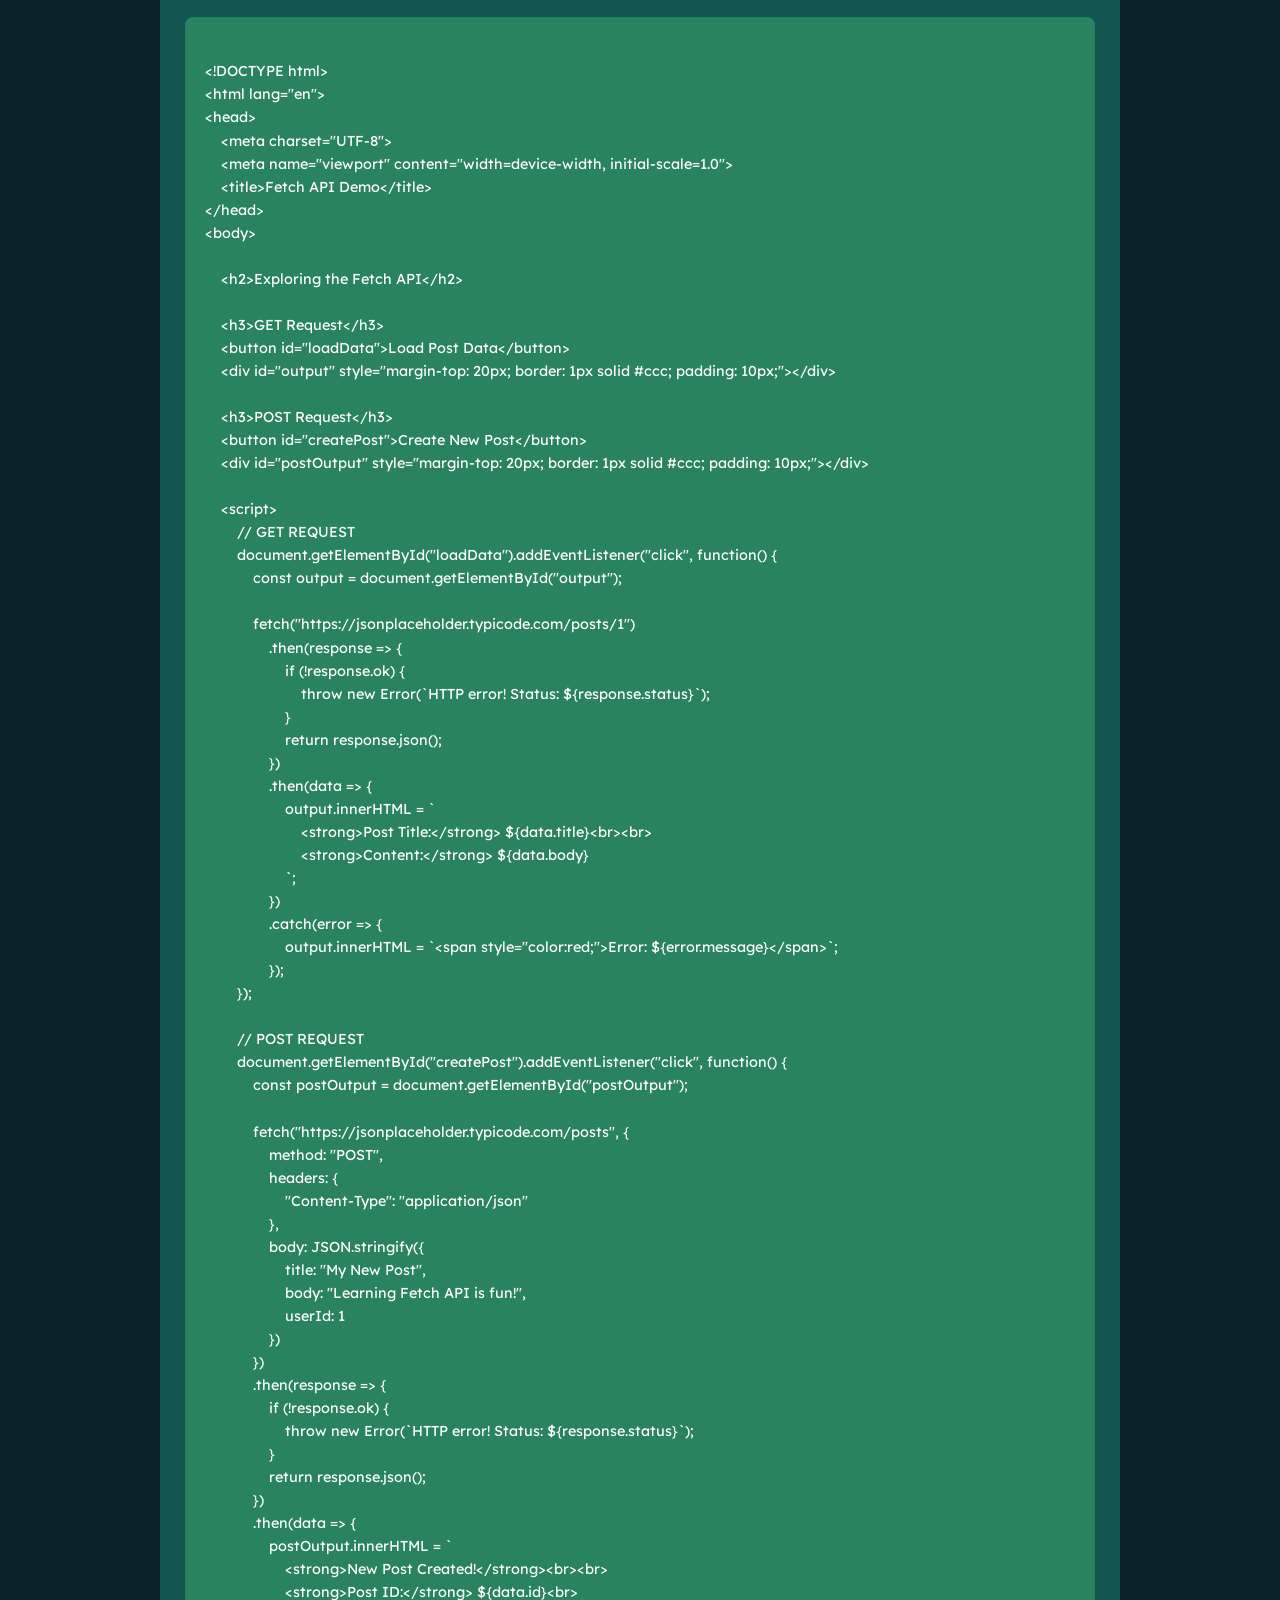
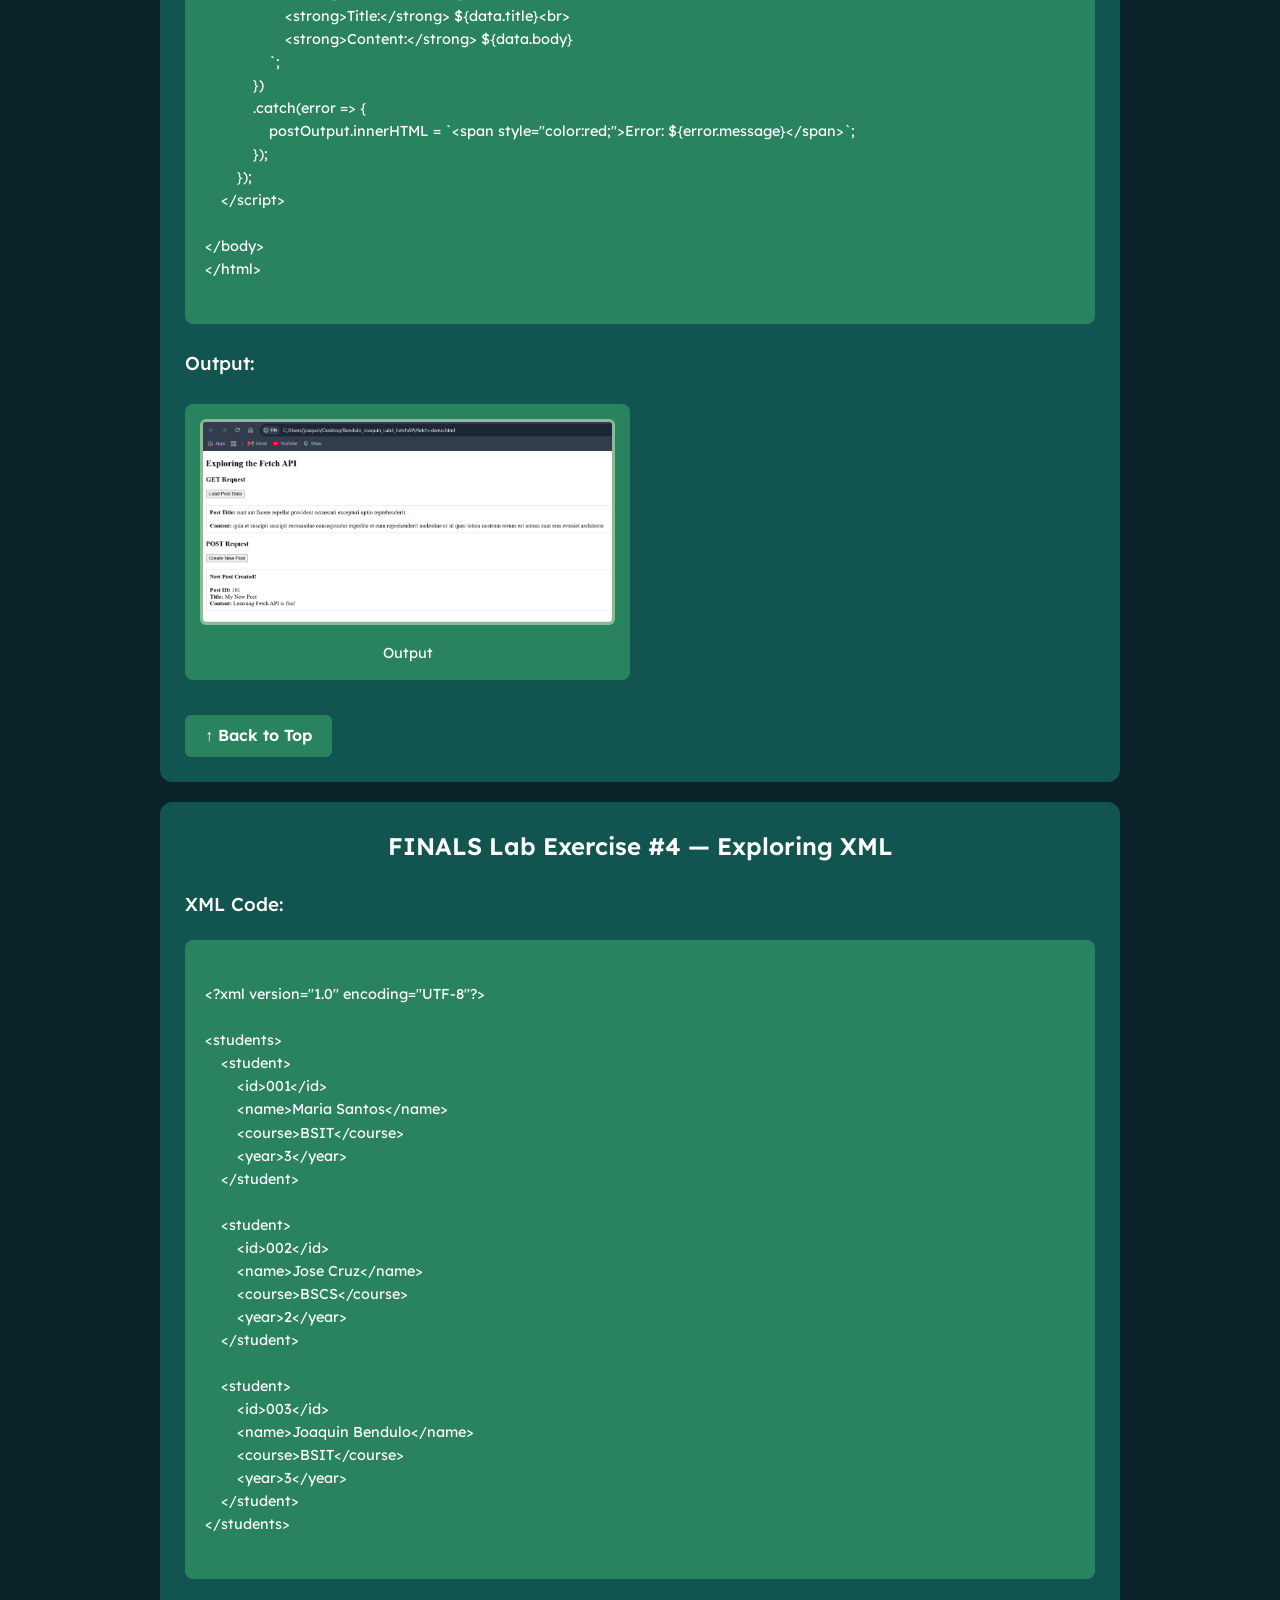
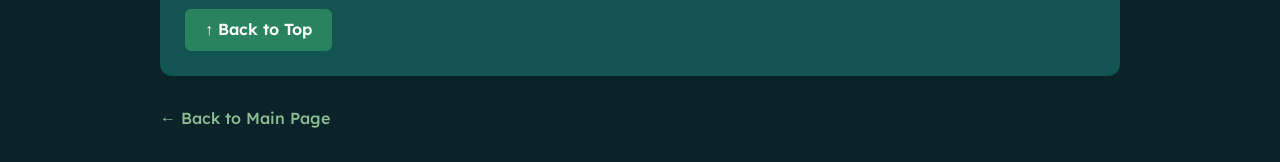
<file: group4-final-project/leader-joaquin.html>
<!DOCTYPE html>
<html lang="en">
<head>
    <meta charset="UTF-8">
    <meta name="viewport" content="width=device-width, initial-scale=1.0">
    <title>Joaquin Bendulo — Finals Activities</title>
    <link rel="stylesheet" href="styles.css">
</head>
<body>

    <header>
        <h1>GROUP 4 FINAL PROJECT</h1>
    </header>

    <div class="member-page-container">
        <div class="member-profile-header">
            <img src="photo-joaquin.jpg" alt="Joaquin Bendulo" class="member-avatar">
            <h2>Joaquin Bendulo</h2>
            <p class="role">Leader — Project Manager</p>
        </div>

        <!-- FINALS EXERCISE #1 — Basic JSON Encoding -->
        <div class="exercise-container" id="joaquin-finals-ex1">
            <h2>FINALS Lab Exercise #1 — Basic JSON Encoding</h2>

            <!-- LAB 1 -->
            <h3>Lab 1 — PHP Array to JSON</h3>
            <h3>PHP Code:</h3>
            <div class="code-block">
&lt;?php
$student = array(
    "name" =&gt; "Joaquin",
    "age" =&gt; 20,
    "course" =&gt; "BSIT"
);

$json = json_encode($student);
echo $json;
?&gt;
            </div>

            <!-- LAB 2 -->
            <h3>Lab 2 — JSON Decode (Object vs Array)</h3>
            <h3>PHP Code:</h3>
            <div class="code-block">
&lt;?php
$json = '{"name":"Joaquin","age":20,"email":"joaquinbendulo14@gmail.com"}';
$object = json_decode($json);
$array = json_decode($json, true);

echo "Object: " . $object-&gt;name . "\n";
echo "Email: " . $object-&gt;email . "\n\n";

echo "Array: " . $array["name"] . "\n";
echo "Email: " . $array["email"];
?&gt;
            </div>

            <!-- LAB 3 -->
            <h3>Lab 3 — JSON Response with Header</h3>
            <h3>PHP Code:</h3>
            <div class="code-block">
&lt;?php
header('Content-Type: application/json');
$user = array(
    "id" =&gt; 1,
    "name" =&gt; "Joaquin",
    "email" =&gt; "joaquinbendulo14@gmail.com",
    "status" =&gt; "active"
);

echo json_encode($user);
?&gt;
            </div>

            <!-- LAB 4 -->
            <h3>Lab 4 — Receiving JSON Data</h3>
            <h3>File 1: lab4_input.php</h3>
            <div class="code-block">
&lt;?php
$json = file_get_contents('php://input');

$data = json_decode($json);

echo "Username: " . $data-&gt;username . "\n";
echo "Password: " . $data-&gt;password;
?&gt;
            </div>

            <h3>JSON Data Sent:</h3>
            <div class="code-block">
{
    "username": "admin",
    "password": "1234"
}
            </div>

            <a href="#" class="back-btn">↑ Back to Top</a>
        </div>

        <!-- FINALS EXERCISE #2 — XMLHttpRequest -->
        <div class="exercise-container" id="joaquin-finals-ex2">
            <h2>FINALS Lab Exercise #2 — XMLHttpRequest</h2>

            <h3>HTML & JavaScript Code:</h3>
            <div class="code-block">
&lt;!DOCTYPE html&gt;
&lt;html lang="en"&gt;
&lt;head&gt;
    &lt;meta charset="UTF-8"&gt;
    &lt;meta name="viewport" content="width=device-width, initial-scale=1.0"&gt;
    &lt;title&gt;XMLHttpRequest Lab&lt;/title&gt;
&lt;/head&gt;
&lt;body&gt;

    &lt;h2&gt;Exploring XMLHttpRequest&lt;/h2&gt;

    &lt;button id="loadData"&gt;Load Post Data&lt;/button&gt;

    &lt;div id="output" style="margin-top: 20px; border: 1px solid #ddd; padding: 10px;"&gt;
    &lt;/div&gt;

    &lt;script&gt;
        document.getElementById("loadData").addEventListener("click", function() {

            const xhr = new XMLHttpRequest();

            xhr.onreadystatechange = function() {

                if (xhr.readyState === 4) {

                    const output = document.getElementById("output");

                    if (xhr.status === 200) {

                        const data = JSON.parse(xhr.responseText);

                        output.innerHTML = `
                            &lt;strong&gt;Post Title:&lt;/strong&gt; ${data.title}&lt;br&gt;&lt;br&gt;
                            &lt;strong&gt;Content:&lt;/strong&gt; ${data.body}
                        `;

                    } else {

                        output.innerHTML = `
                            &lt;span style="color:red;"&gt;
                                Error: ${xhr.status} - ${xhr.statusText}
                            &lt;/span&gt;
                        `;
                    }
                }
            };

            xhr.onerror = function() {
                document.getElementById("output").innerHTML =
                    '&lt;span style="color:red;"&gt;Network Error. Please try again.&lt;/span&gt;';
            };

            xhr.open("GET", "https://jsonplaceholder.typicode.com/posts/1", true);

            xhr.send();

        });
    &lt;/script&gt;

&lt;/body&gt;
&lt;/html&gt;
            </div>

            <h3>Output:</h3>
            <div class="output-grid">
                <div class="output-item">
                    <img src="joaquin-ex2-1.jpg" alt="Output">
                    <p>Output</p>
                </div>
            </div>

            <a href="#" class="back-btn">↑ Back to Top</a>
        </div>

        <!-- FINALS EXERCISE #3 — Fetch API -->
        <div class="exercise-container" id="joaquin-finals-ex3">
            <h2>FINALS Lab Exercise #3 — Exploring the Fetch API</h2>

            <h3>HTML & JavaScript Code:</h3>
            <div class="code-block">
&lt;!DOCTYPE html&gt;
&lt;html lang="en"&gt;
&lt;head&gt;
    &lt;meta charset="UTF-8"&gt;
    &lt;meta name="viewport" content="width=device-width, initial-scale=1.0"&gt;
    &lt;title&gt;Fetch API Demo&lt;/title&gt;
&lt;/head&gt;
&lt;body&gt;

    &lt;h2&gt;Exploring the Fetch API&lt;/h2&gt;

    &lt;h3&gt;GET Request&lt;/h3&gt;
    &lt;button id="loadData"&gt;Load Post Data&lt;/button&gt;
    &lt;div id="output" style="margin-top: 20px; border: 1px solid #ccc; padding: 10px;"&gt;&lt;/div&gt;

    &lt;h3&gt;POST Request&lt;/h3&gt;
    &lt;button id="createPost"&gt;Create New Post&lt;/button&gt;
    &lt;div id="postOutput" style="margin-top: 20px; border: 1px solid #ccc; padding: 10px;"&gt;&lt;/div&gt;

    &lt;script&gt;
        // GET REQUEST
        document.getElementById("loadData").addEventListener("click", function() {
            const output = document.getElementById("output");

            fetch("https://jsonplaceholder.typicode.com/posts/1")
                .then(response =&gt; {
                    if (!response.ok) {
                        throw new Error(`HTTP error! Status: ${response.status}`);
                    }
                    return response.json();
                })
                .then(data =&gt; {
                    output.innerHTML = `
                        &lt;strong&gt;Post Title:&lt;/strong&gt; ${data.title}&lt;br&gt;&lt;br&gt;
                        &lt;strong&gt;Content:&lt;/strong&gt; ${data.body}
                    `;
                })
                .catch(error =&gt; {
                    output.innerHTML = `&lt;span style="color:red;"&gt;Error: ${error.message}&lt;/span&gt;`;
                });
        });

        // POST REQUEST
        document.getElementById("createPost").addEventListener("click", function() {
            const postOutput = document.getElementById("postOutput");

            fetch("https://jsonplaceholder.typicode.com/posts", {
                method: "POST",
                headers: {
                    "Content-Type": "application/json"
                },
                body: JSON.stringify({
                    title: "My New Post",
                    body: "Learning Fetch API is fun!",
                    userId: 1
                })
            })
            .then(response =&gt; {
                if (!response.ok) {
                    throw new Error(`HTTP error! Status: ${response.status}`);
                }
                return response.json();
            })
            .then(data =&gt; {
                postOutput.innerHTML = `
                    &lt;strong&gt;New Post Created!&lt;/strong&gt;&lt;br&gt;&lt;br&gt;
                    &lt;strong&gt;Post ID:&lt;/strong&gt; ${data.id}&lt;br&gt;
                    &lt;strong&gt;Title:&lt;/strong&gt; ${data.title}&lt;br&gt;
                    &lt;strong&gt;Content:&lt;/strong&gt; ${data.body}
                `;
            })
            .catch(error =&gt; {
                postOutput.innerHTML = `&lt;span style="color:red;"&gt;Error: ${error.message}&lt;/span&gt;`;
            });
        });
    &lt;/script&gt;

&lt;/body&gt;
&lt;/html&gt;
            </div>

            <h3>Output:</h3>
            <div class="output-grid">
                <div class="output-item">
                    <img src="joaquin-ex3-1.jpg" alt="Output">
                    <p>Output</p>
                </div>
            </div>

            <a href="#" class="back-btn">↑ Back to Top</a>
        </div>

        <!-- FINALS EXERCISE #4 — Exploring XML -->
        <div class="exercise-container" id="joaquin-finals-ex4">
            <h2>FINALS Lab Exercise #4 — Exploring XML</h2>

            <h3>XML Code:</h3>
            <div class="code-block">
&lt;?xml version="1.0" encoding="UTF-8"?&gt;

&lt;students&gt;
    &lt;student&gt;
        &lt;id&gt;001&lt;/id&gt;
        &lt;name&gt;Maria Santos&lt;/name&gt;
        &lt;course&gt;BSIT&lt;/course&gt;
        &lt;year&gt;3&lt;/year&gt;
    &lt;/student&gt;

    &lt;student&gt;
        &lt;id&gt;002&lt;/id&gt;
        &lt;name&gt;Jose Cruz&lt;/name&gt;
        &lt;course&gt;BSCS&lt;/course&gt;
        &lt;year&gt;2&lt;/year&gt;
    &lt;/student&gt;

    &lt;student&gt;
        &lt;id&gt;003&lt;/id&gt;
        &lt;name&gt;Joaquin Bendulo&lt;/name&gt;
        &lt;course&gt;BSIT&lt;/course&gt;
        &lt;year&gt;3&lt;/year&gt;
    &lt;/student&gt;
&lt;/students&gt;
            </div>

            <a href="#" class="back-btn">↑ Back to Top</a>
        </div>

     <a href="index.html" class="back-link">← Back to Main Page</a>
    </div>

</body>
</html>
</file>
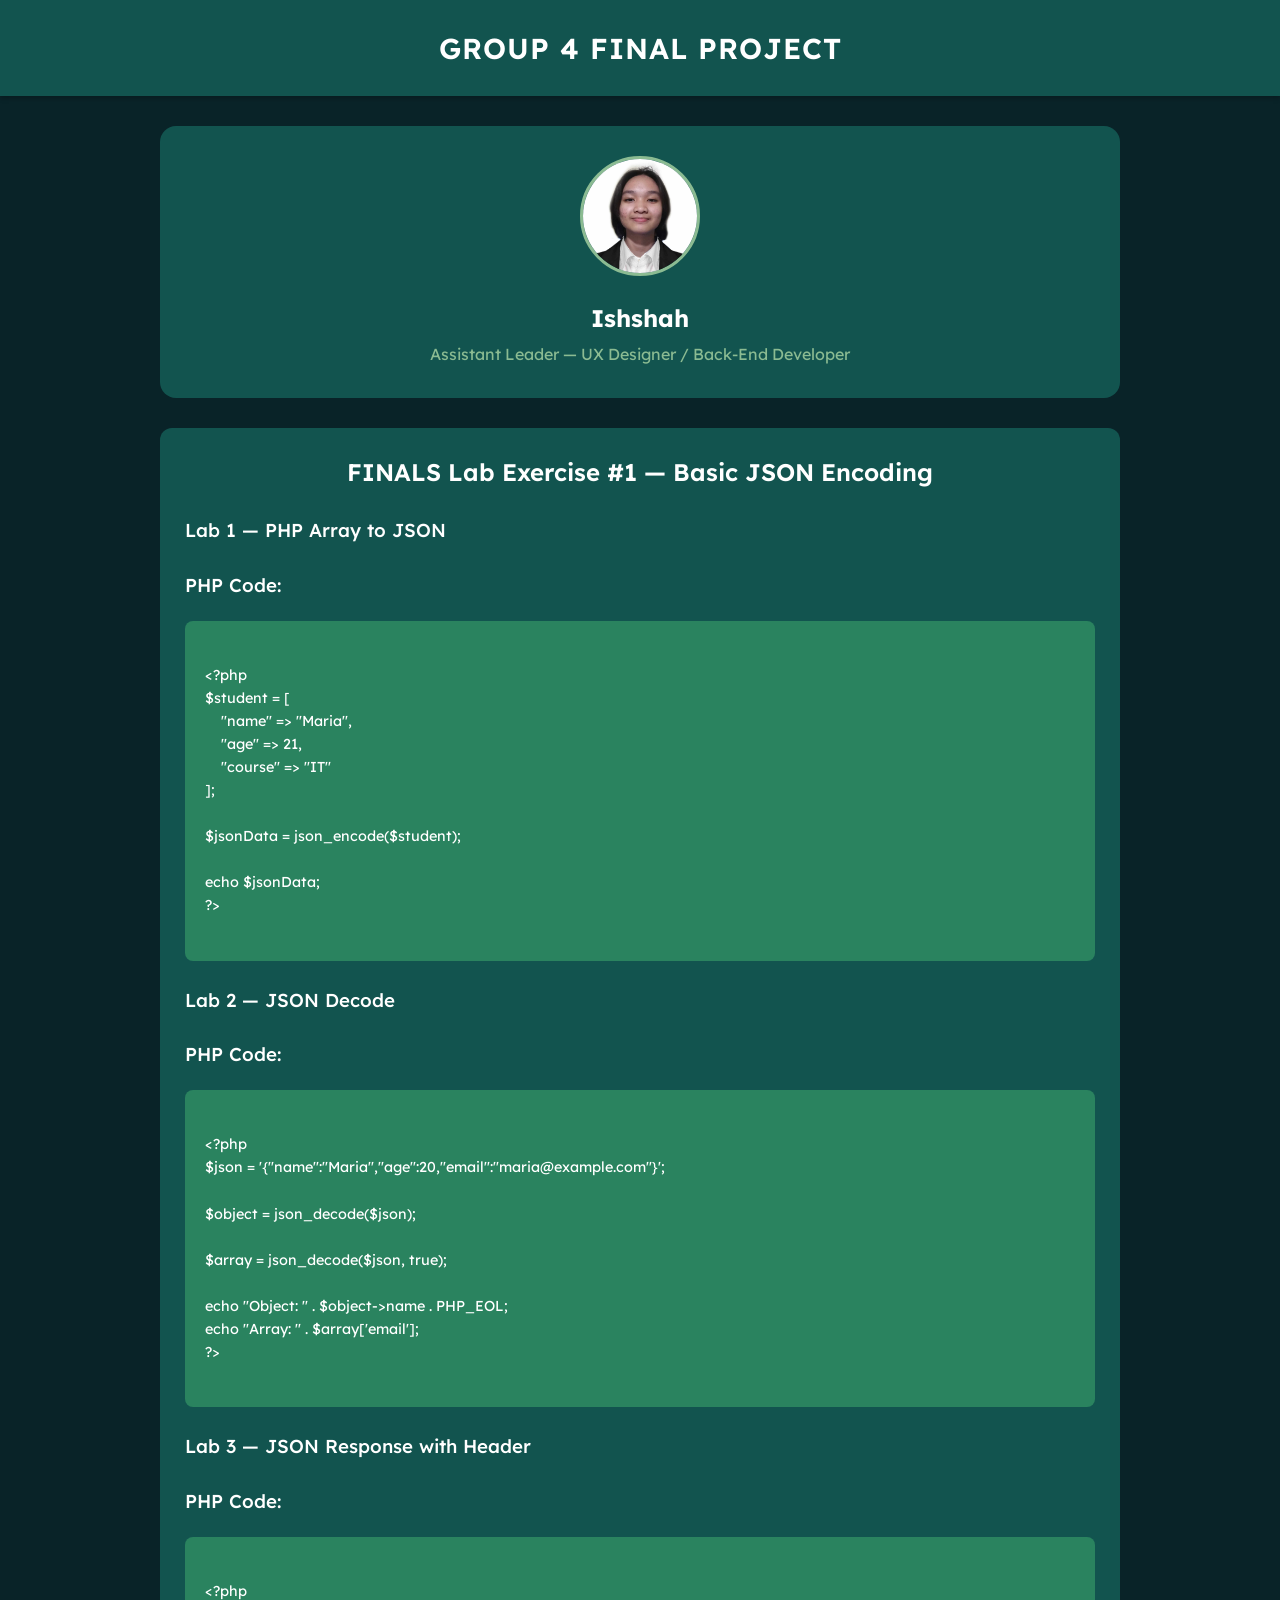
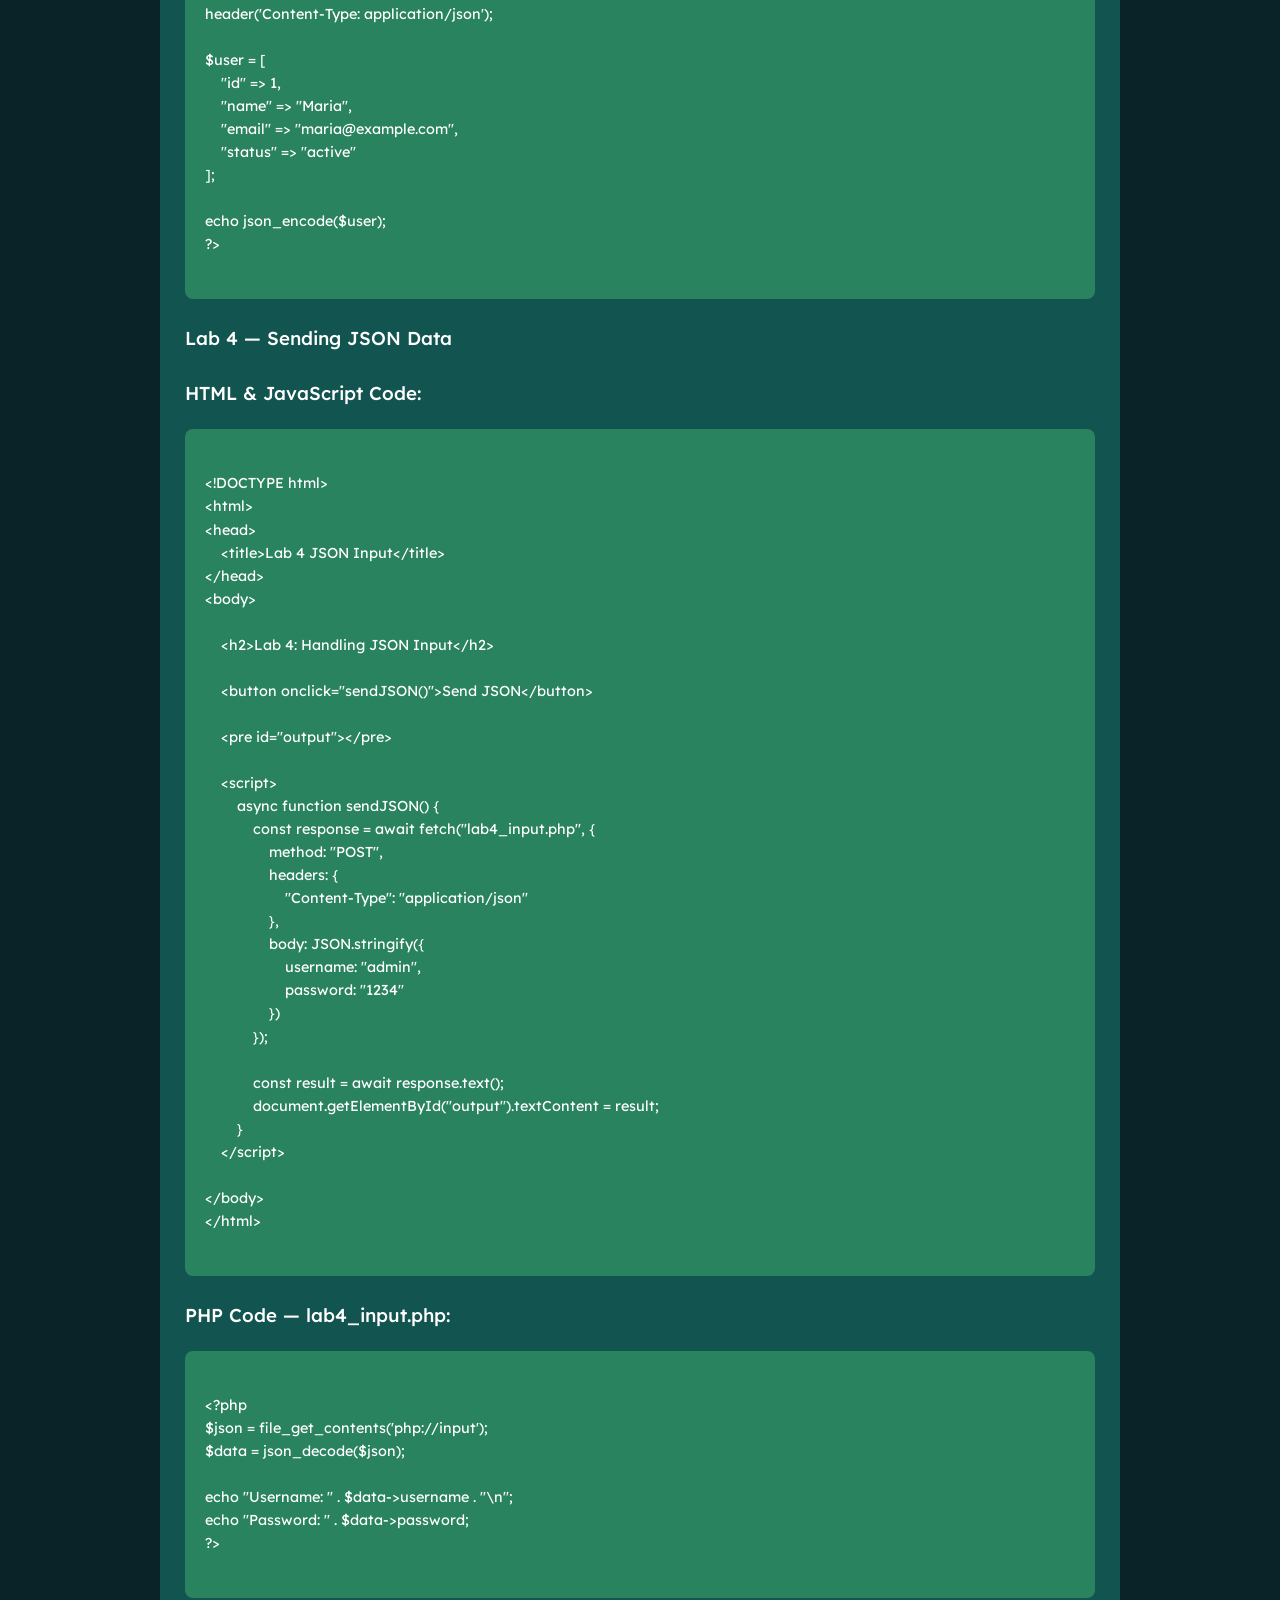
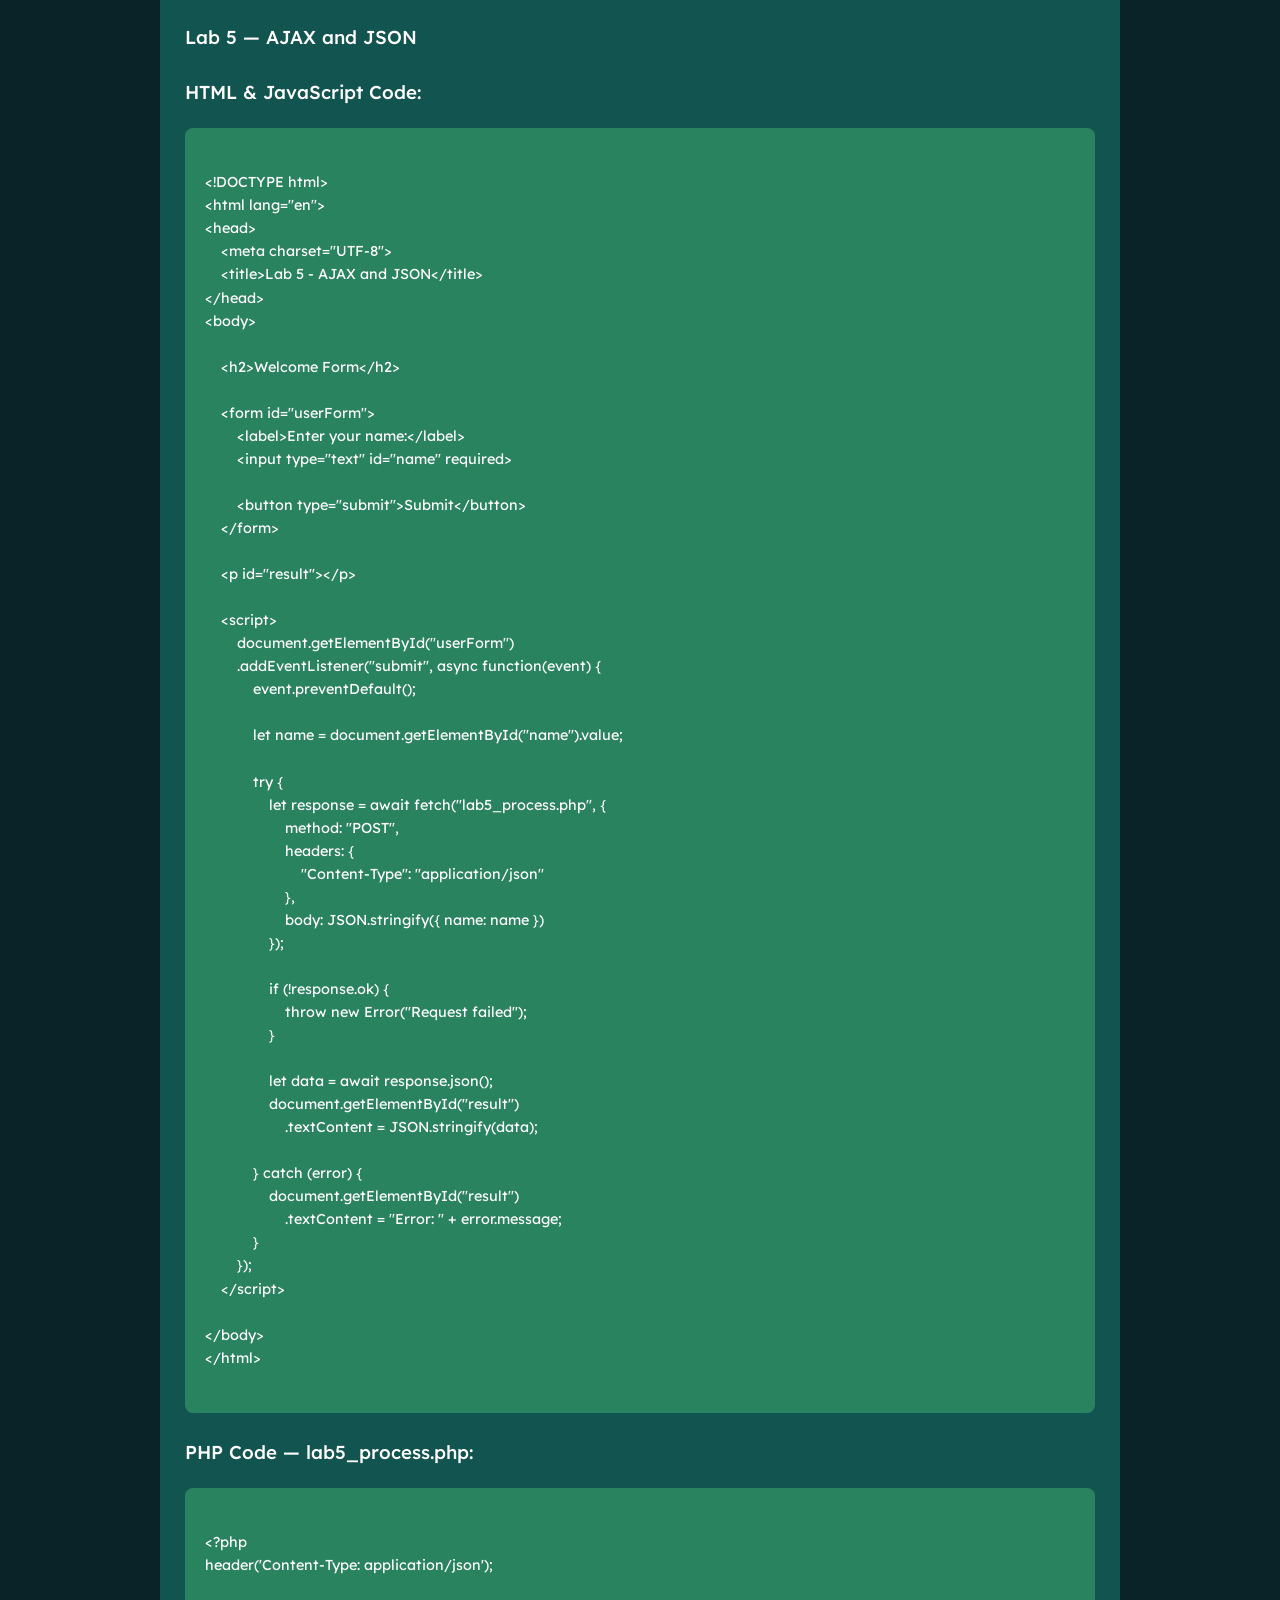
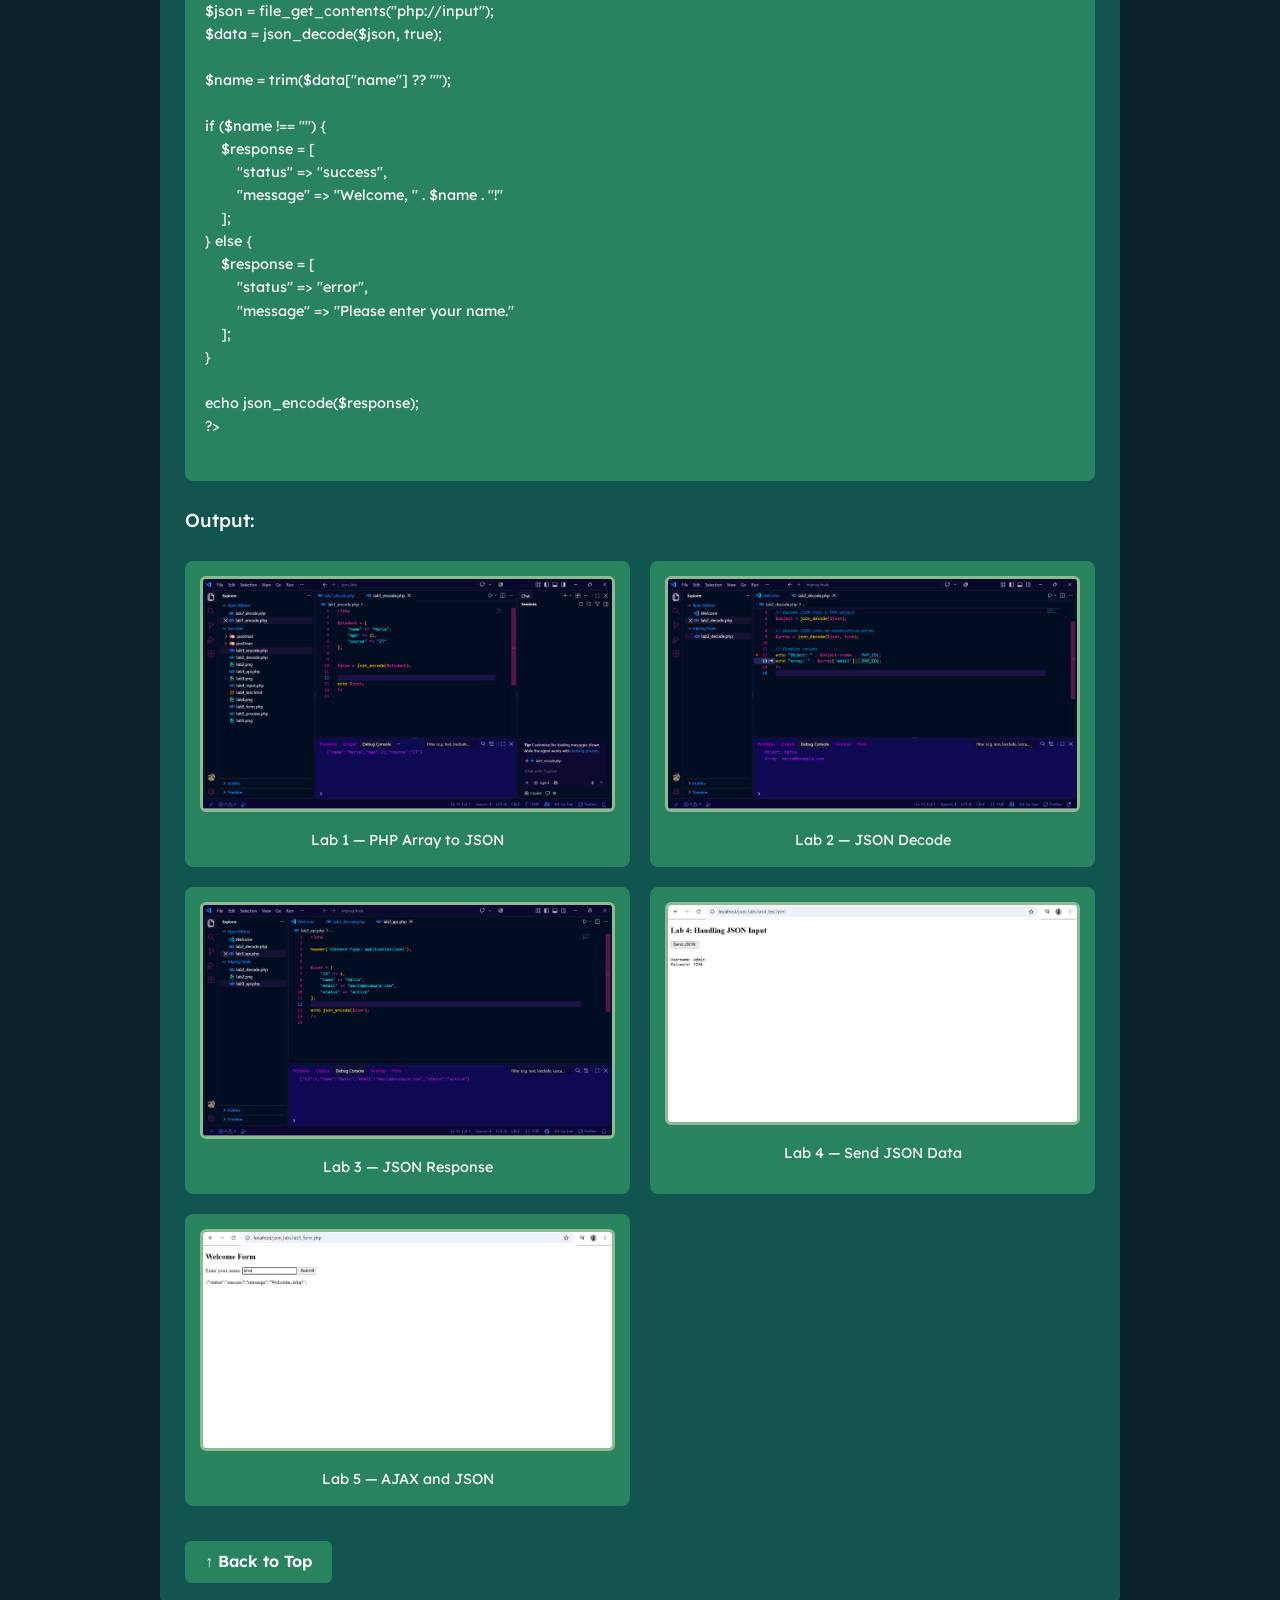
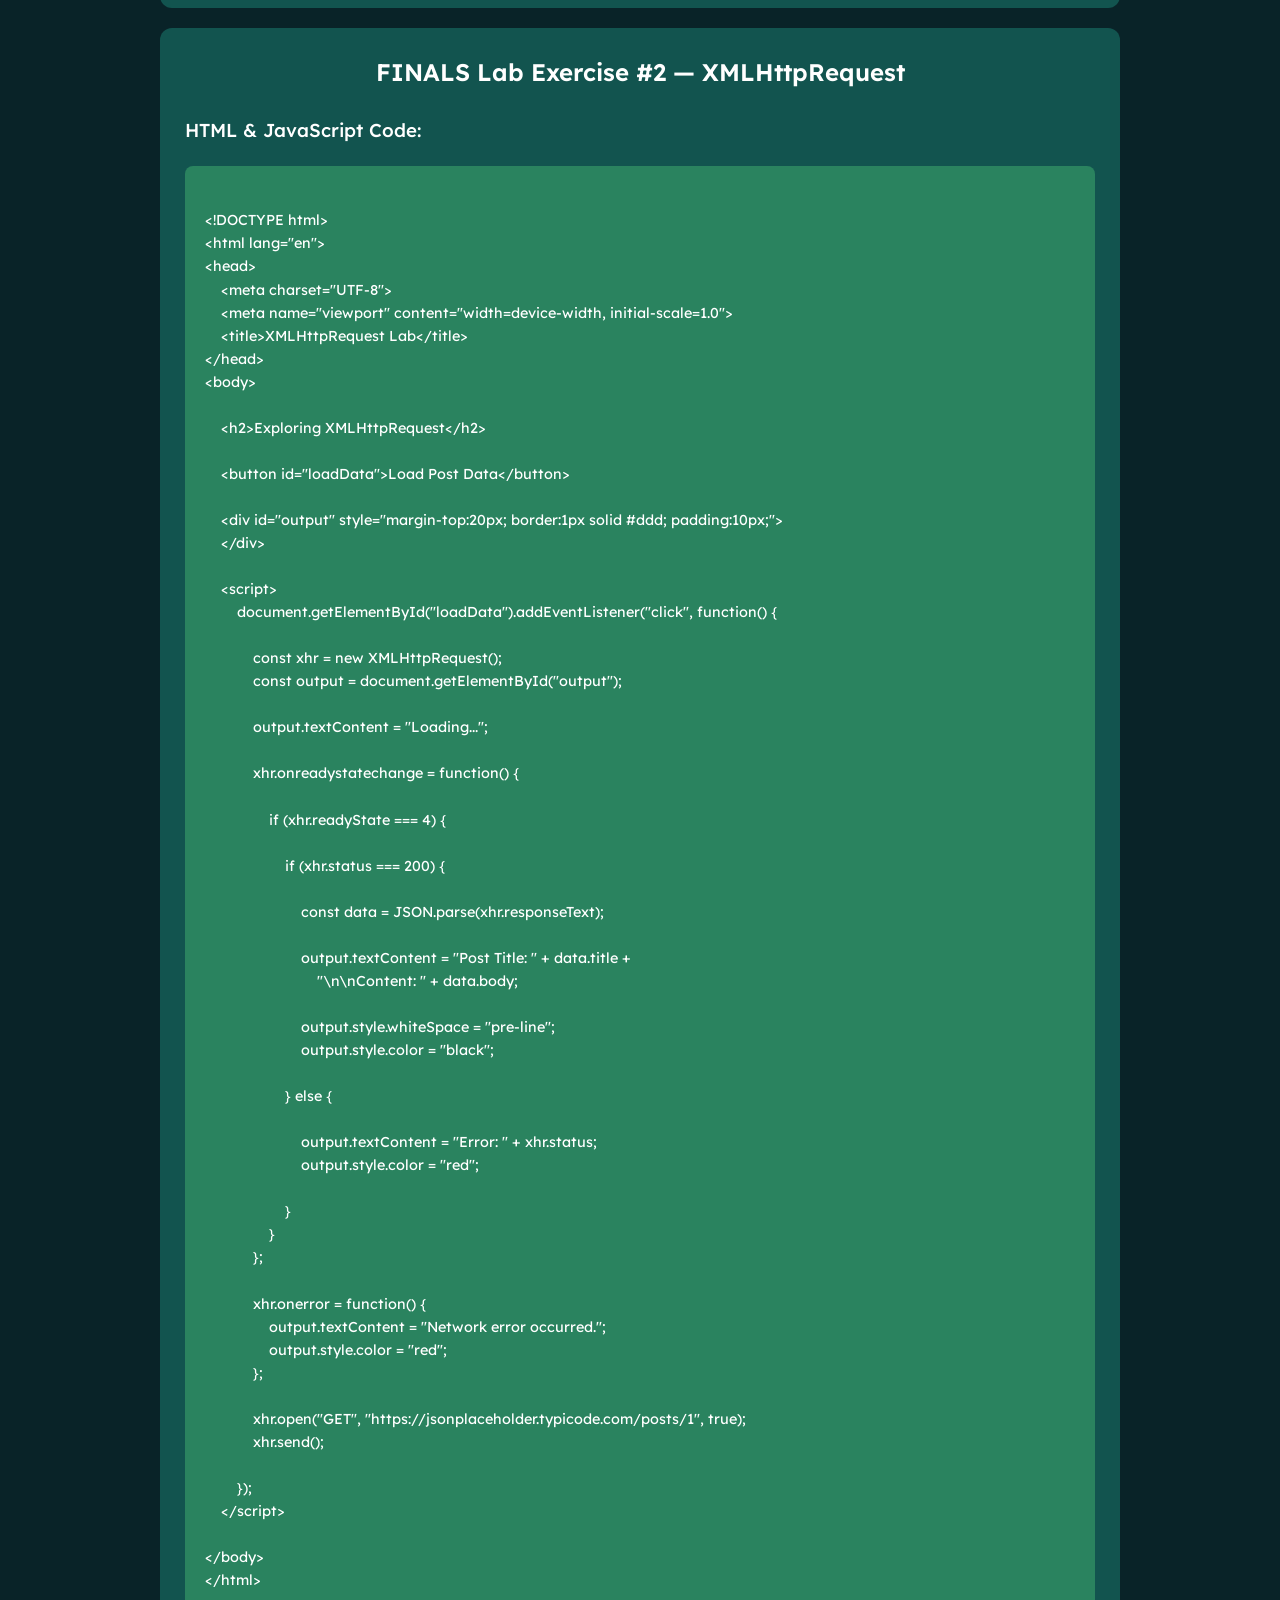
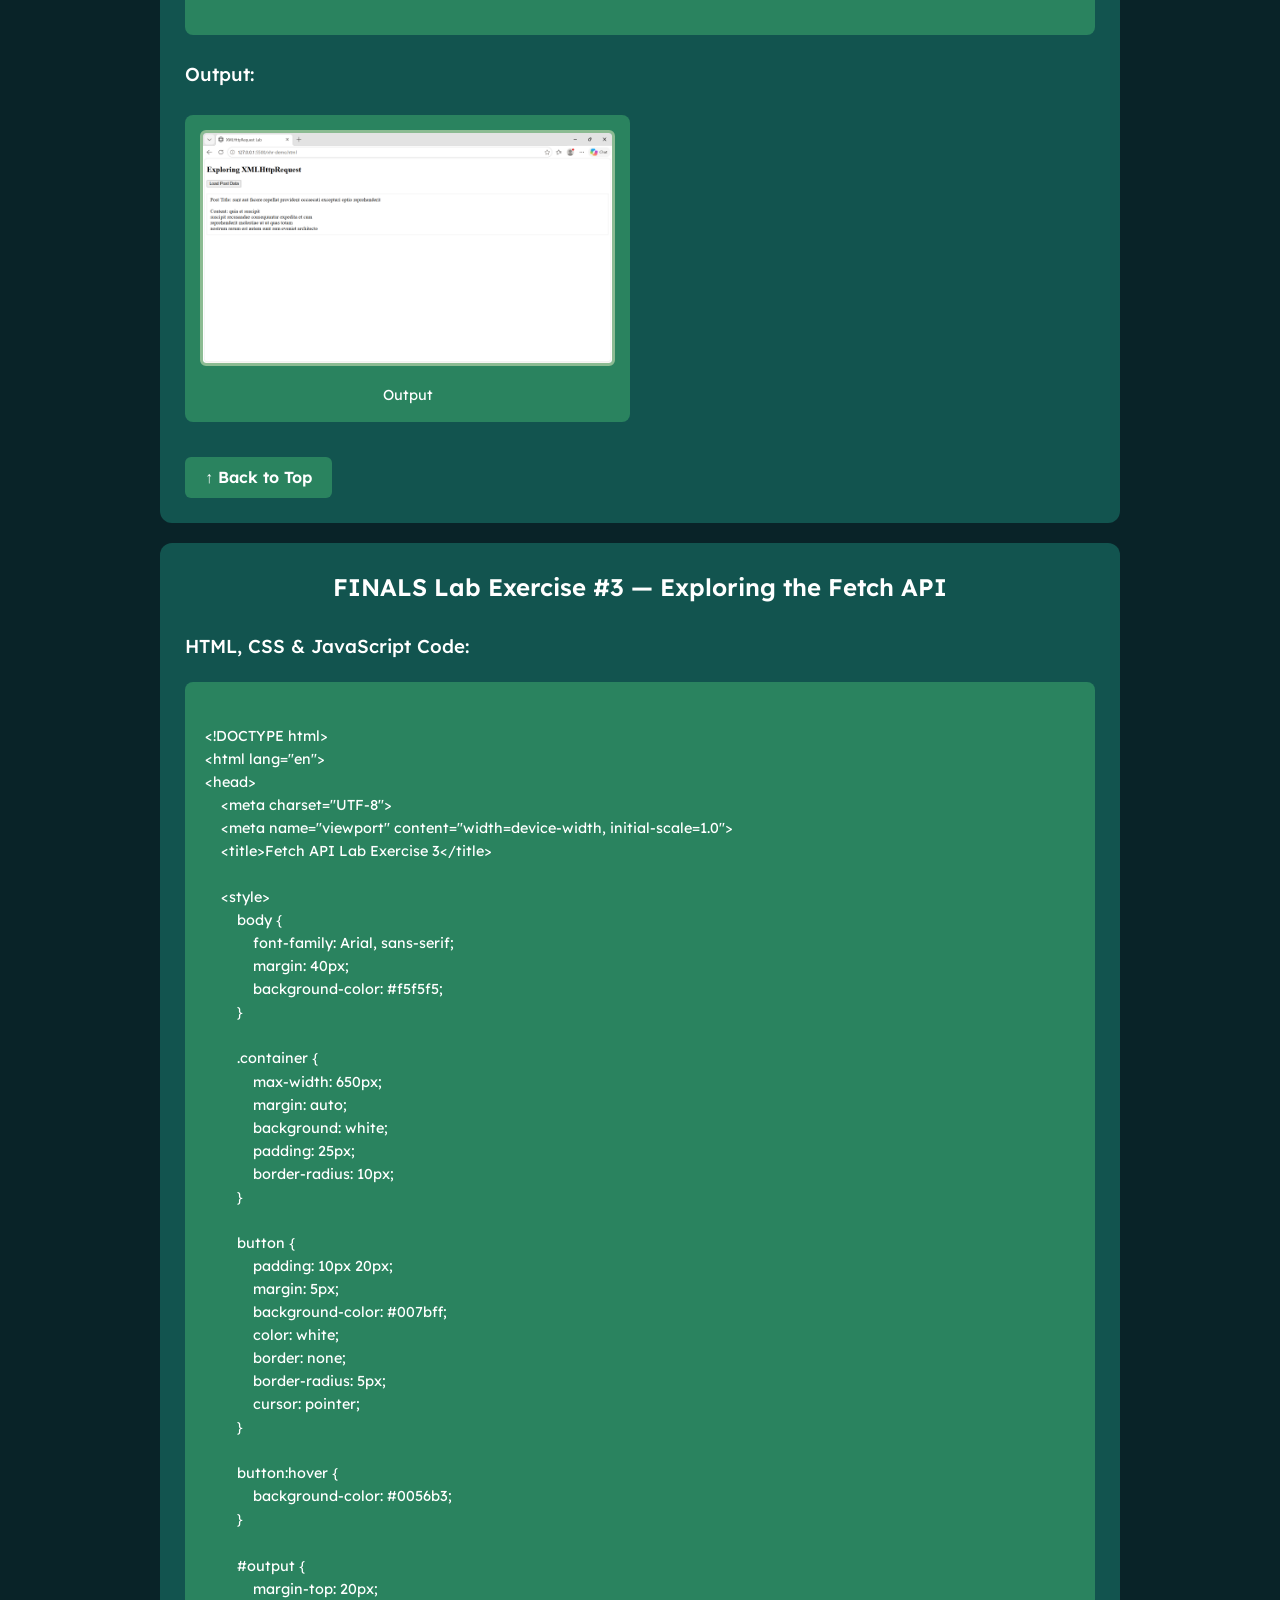
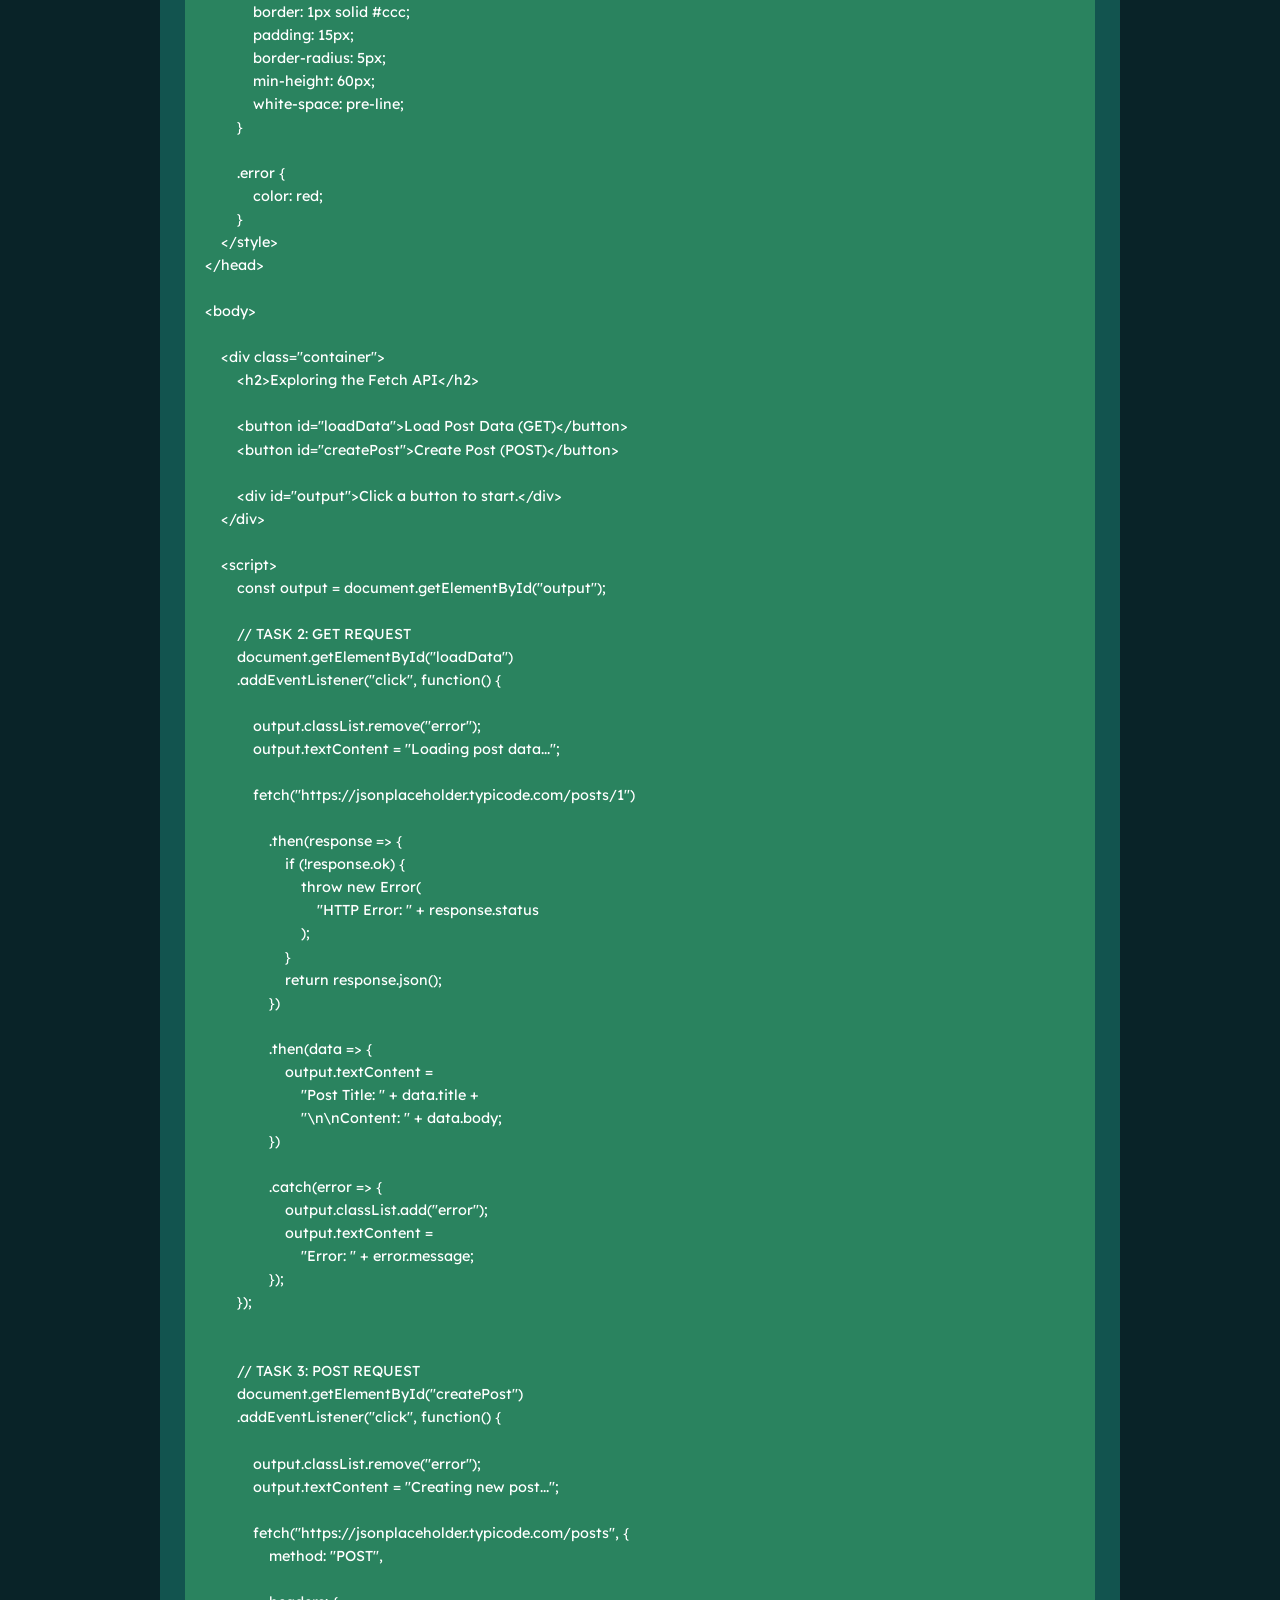
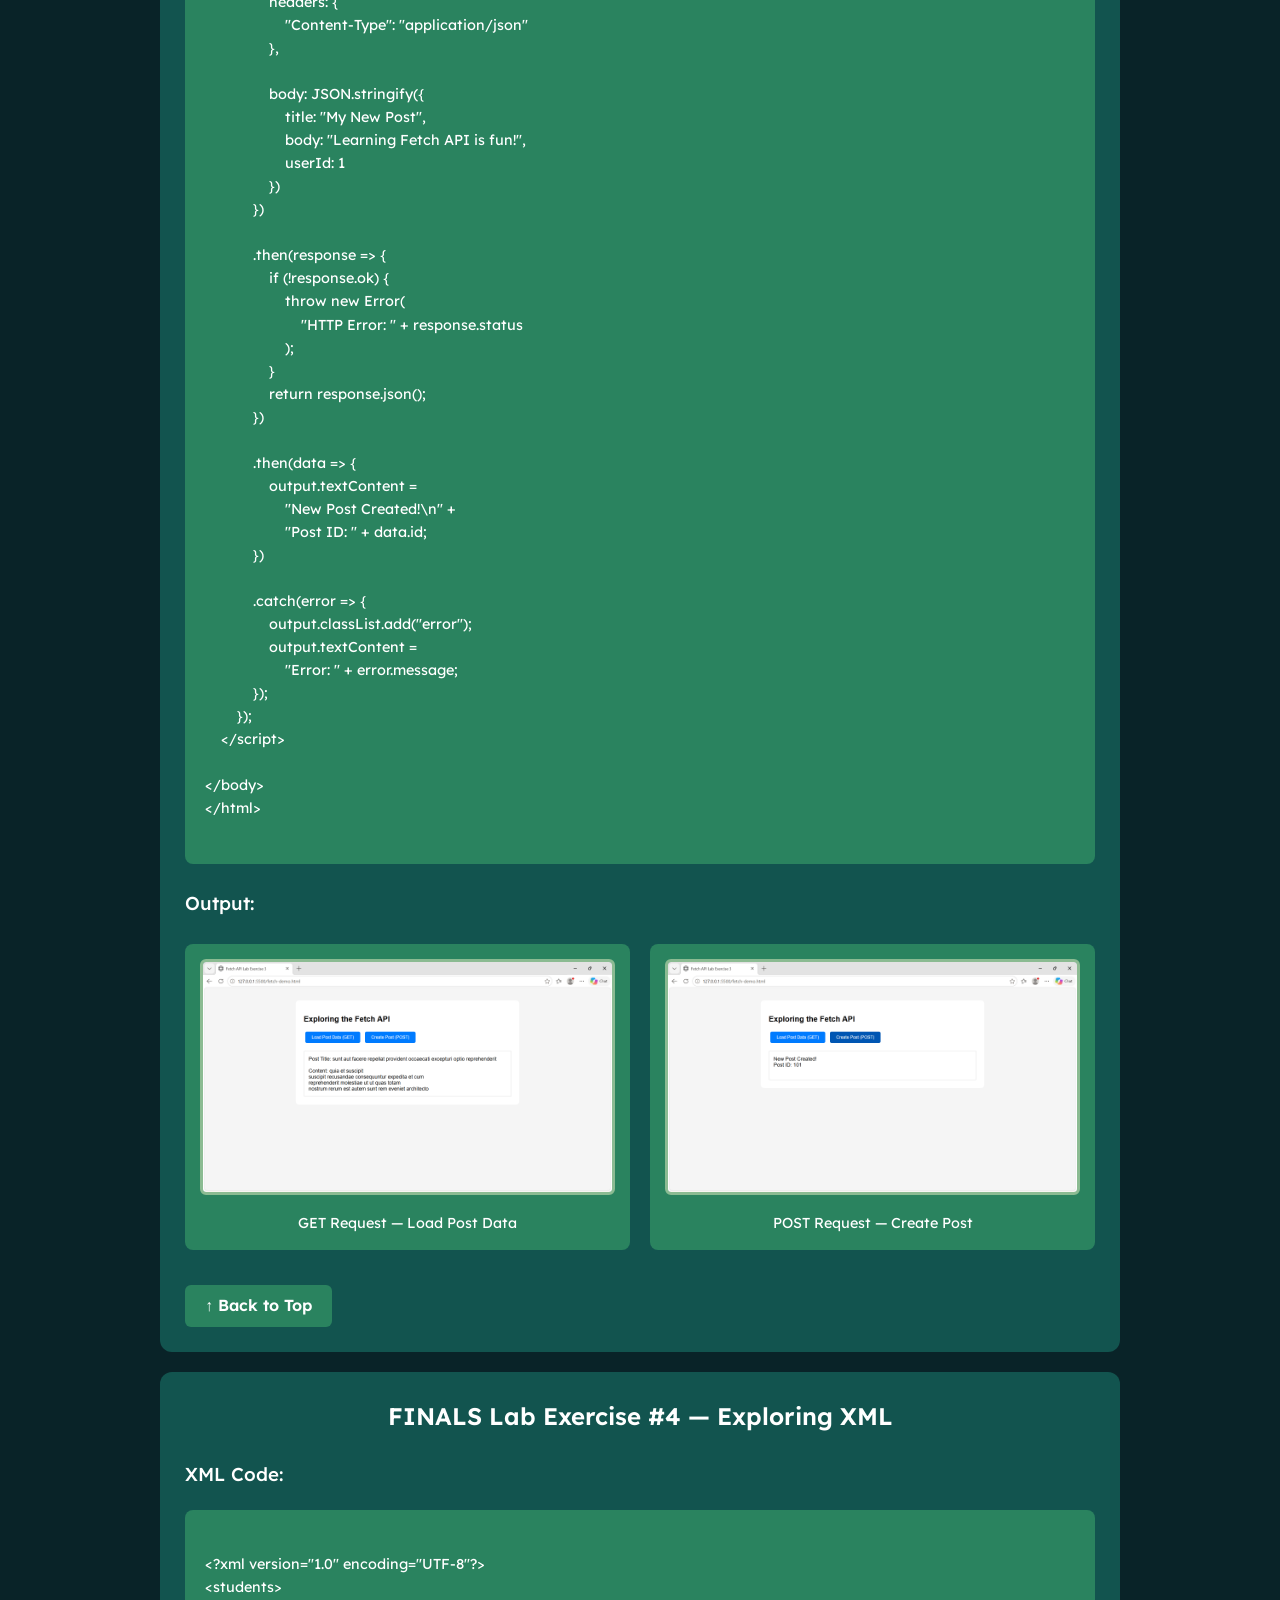
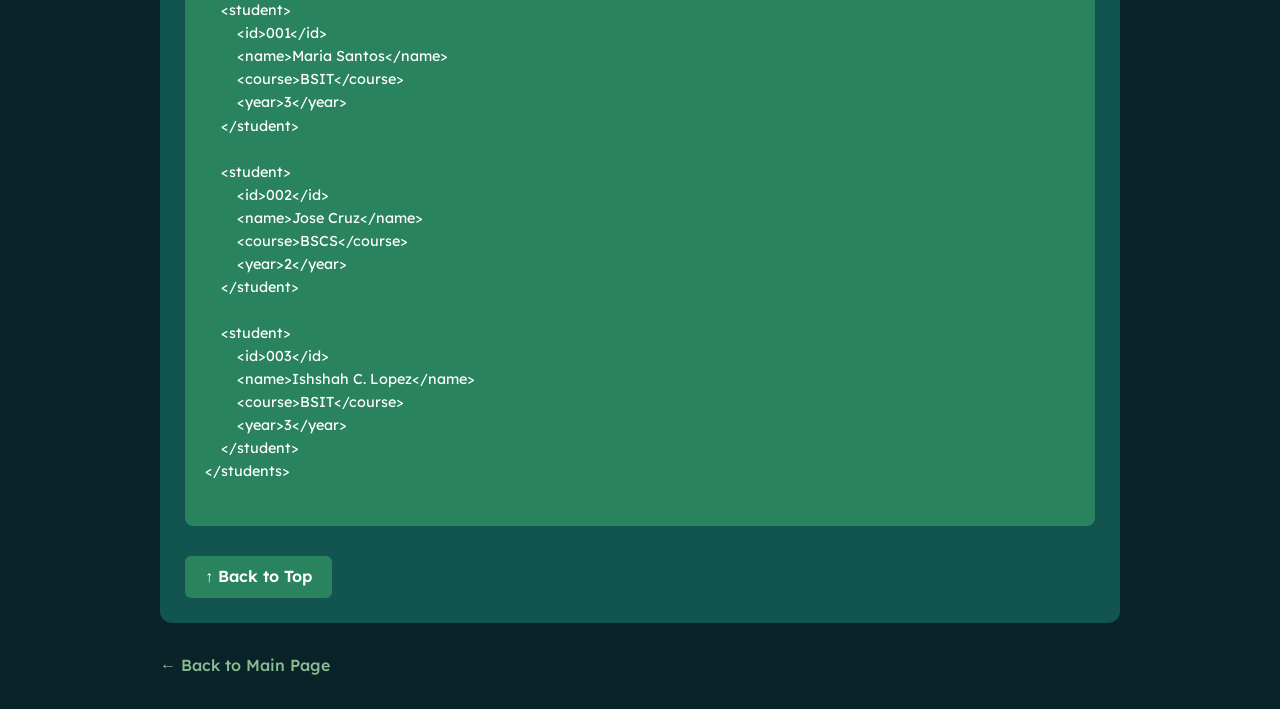
<file: group4-final-project/member-ishshah.html>
<!DOCTYPE html>
<html lang="en">
<head>
    <meta charset="UTF-8">
    <meta name="viewport" content="width=device-width, initial-scale=1.0">
    <title>Ishshah — Finals Activities</title>
    <link rel="stylesheet" href="styles.css">
</head>
<body>

    <header>
        <h1>GROUP 4 FINAL PROJECT</h1>
    </header>

    <div class="member-page-container">

        <div class="member-profile-header">
            <img src="photo-ishshah.jpg" alt="Ishshah" class="member-avatar">
            <h2>Ishshah</h2>
            <p class="role">Assistant Leader — UX Designer / Back-End Developer</p>
        </div>

        <!-- FINALS EXERCISE #1 — Basic JSON Encoding -->
        <div class="exercise-container" id="ishshah-finals-ex1">
            <h2>FINALS Lab Exercise #1 — Basic JSON Encoding</h2>

            <!-- LAB 1 -->
            <h3>Lab 1 — PHP Array to JSON</h3>
            <h3>PHP Code:</h3>
            <div class="code-block">
&lt;?php
$student = [
    "name" =&gt; "Maria",
    "age" =&gt; 21,
    "course" =&gt; "IT"
];

$jsonData = json_encode($student);

echo $jsonData;
?&gt;
            </div>

            <!-- LAB 2 -->
            <h3>Lab 2 — JSON Decode</h3>
            <h3>PHP Code:</h3>
            <div class="code-block">
&lt;?php
$json = '{"name":"Maria","age":20,"email":"maria@example.com"}';

$object = json_decode($json);

$array = json_decode($json, true);

echo "Object: " . $object-&gt;name . PHP_EOL;
echo "Array: " . $array['email'];
?&gt;
            </div>

            <!-- LAB 3 -->
            <h3>Lab 3 — JSON Response with Header</h3>
            <h3>PHP Code:</h3>
            <div class="code-block">
&lt;?php
header('Content-Type: application/json');

$user = [
    "id" =&gt; 1,
    "name" =&gt; "Maria",
    "email" =&gt; "maria@example.com",
    "status" =&gt; "active"
];

echo json_encode($user);
?&gt;
            </div>

            <!-- LAB 4 -->
            <h3>Lab 4 — Sending JSON Data</h3>
            <h3>HTML & JavaScript Code:</h3>
            <div class="code-block">
&lt;!DOCTYPE html&gt;
&lt;html&gt;
&lt;head&gt;
    &lt;title&gt;Lab 4 JSON Input&lt;/title&gt;
&lt;/head&gt;
&lt;body&gt;

    &lt;h2&gt;Lab 4: Handling JSON Input&lt;/h2&gt;

    &lt;button onclick="sendJSON()"&gt;Send JSON&lt;/button&gt;

    &lt;pre id="output"&gt;&lt;/pre&gt;

    &lt;script&gt;
        async function sendJSON() {
            const response = await fetch("lab4_input.php", {
                method: "POST",
                headers: {
                    "Content-Type": "application/json"
                },
                body: JSON.stringify({
                    username: "admin",
                    password: "1234"
                })
            });

            const result = await response.text();
            document.getElementById("output").textContent = result;
        }
    &lt;/script&gt;

&lt;/body&gt;
&lt;/html&gt;
            </div>

            <h3>PHP Code — lab4_input.php:</h3>
            <div class="code-block">
&lt;?php
$json = file_get_contents('php://input');
$data = json_decode($json);

echo "Username: " . $data-&gt;username . "\n";
echo "Password: " . $data-&gt;password;
?&gt;
            </div>

            <!-- LAB 5 -->
            <h3>Lab 5 — AJAX and JSON</h3>
            <h3>HTML & JavaScript Code:</h3>
            <div class="code-block">
&lt;!DOCTYPE html&gt;
&lt;html lang="en"&gt;
&lt;head&gt;
    &lt;meta charset="UTF-8"&gt;
    &lt;title&gt;Lab 5 - AJAX and JSON&lt;/title&gt;
&lt;/head&gt;
&lt;body&gt;

    &lt;h2&gt;Welcome Form&lt;/h2&gt;

    &lt;form id="userForm"&gt;
        &lt;label&gt;Enter your name:&lt;/label&gt;
        &lt;input type="text" id="name" required&gt;

        &lt;button type="submit"&gt;Submit&lt;/button&gt;
    &lt;/form&gt;

    &lt;p id="result"&gt;&lt;/p&gt;

    &lt;script&gt;
        document.getElementById("userForm")
        .addEventListener("submit", async function(event) {
            event.preventDefault();

            let name = document.getElementById("name").value;

            try {
                let response = await fetch("lab5_process.php", {
                    method: "POST",
                    headers: {
                        "Content-Type": "application/json"
                    },
                    body: JSON.stringify({ name: name })
                });

                if (!response.ok) {
                    throw new Error("Request failed");
                }

                let data = await response.json();
                document.getElementById("result")
                    .textContent = JSON.stringify(data);

            } catch (error) {
                document.getElementById("result")
                    .textContent = "Error: " + error.message;
            }
        });
    &lt;/script&gt;

&lt;/body&gt;
&lt;/html&gt;
            </div>

            <h3>PHP Code — lab5_process.php:</h3>
            <div class="code-block">
&lt;?php
header('Content-Type: application/json');

$json = file_get_contents("php://input");
$data = json_decode($json, true);

$name = trim($data["name"] ?? "");

if ($name !== "") {
    $response = [
        "status" =&gt; "success",
        "message" =&gt; "Welcome, " . $name . "!"
    ];
} else {
    $response = [
        "status" =&gt; "error",
        "message" =&gt; "Please enter your name."
    ];
}

echo json_encode($response);
?&gt;
            </div>

            <h3>Output:</h3>
            <div class="output-grid">
                <div class="output-item">
                    <img src="ishshah-ex1-1.jpg" alt="Lab 1 Output">
                    <p>Lab 1 — PHP Array to JSON</p>
                </div>
                <div class="output-item">
                    <img src="ishshah-ex1-2.jpg" alt="Lab 2 Output">
                    <p>Lab 2 — JSON Decode</p>
                </div>
                <div class="output-item">
                    <img src="ishshah-ex1-3.jpg" alt="Lab 3 Output">
                    <p>Lab 3 — JSON Response</p>
                </div>
                <div class="output-item">
                    <img src="ishshah-ex1-4.jpg" alt="Lab 4 Output">
                    <p>Lab 4 — Send JSON Data</p>
                </div>
                <div class="output-item">
                    <img src="ishshah-ex1-5.jpg" alt="Lab 5 Output">
                    <p>Lab 5 — AJAX and JSON</p>
                </div>
            </div>

            <a href="#" class="back-btn">↑ Back to Top</a>
        </div>


        <!-- FINALS EXERCISE #2 — XMLHttpRequest -->
        <div class="exercise-container" id="ishshah-finals-ex2">
            <h2>FINALS Lab Exercise #2 — XMLHttpRequest</h2>

            <h3>HTML & JavaScript Code:</h3>
            <div class="code-block">
&lt;!DOCTYPE html&gt;
&lt;html lang="en"&gt;
&lt;head&gt;
    &lt;meta charset="UTF-8"&gt;
    &lt;meta name="viewport" content="width=device-width, initial-scale=1.0"&gt;
    &lt;title&gt;XMLHttpRequest Lab&lt;/title&gt;
&lt;/head&gt;
&lt;body&gt;

    &lt;h2&gt;Exploring XMLHttpRequest&lt;/h2&gt;

    &lt;button id="loadData"&gt;Load Post Data&lt;/button&gt;

    &lt;div id="output" style="margin-top:20px; border:1px solid #ddd; padding:10px;"&gt;
    &lt;/div&gt;

    &lt;script&gt;
        document.getElementById("loadData").addEventListener("click", function() {

            const xhr = new XMLHttpRequest();
            const output = document.getElementById("output");

            output.textContent = "Loading...";

            xhr.onreadystatechange = function() {

                if (xhr.readyState === 4) {

                    if (xhr.status === 200) {

                        const data = JSON.parse(xhr.responseText);

                        output.textContent = "Post Title: " + data.title +
                            "\n\nContent: " + data.body;

                        output.style.whiteSpace = "pre-line";
                        output.style.color = "black";

                    } else {

                        output.textContent = "Error: " + xhr.status;
                        output.style.color = "red";

                    }
                }
            };

            xhr.onerror = function() {
                output.textContent = "Network error occurred.";
                output.style.color = "red";
            };

            xhr.open("GET", "https://jsonplaceholder.typicode.com/posts/1", true);
            xhr.send();

        });
    &lt;/script&gt;

&lt;/body&gt;
&lt;/html&gt;
            </div>

            <h3>Output:</h3>
            <div class="output-grid">
                <div class="output-item">
                    <img src="ishshah-ex2-1.jpg" alt="Output">
                    <p>Output</p>
                </div>
            </div>

            <a href="#" class="back-btn">↑ Back to Top</a>
        </div>

        <!-- FINALS EXERCISE #3 — Fetch API -->
        <div class="exercise-container" id="ishshah-finals-ex3">
            <h2>FINALS Lab Exercise #3 — Exploring the Fetch API</h2>

            <h3>HTML, CSS & JavaScript Code:</h3>
            <div class="code-block">
&lt;!DOCTYPE html&gt;
&lt;html lang="en"&gt;
&lt;head&gt;
    &lt;meta charset="UTF-8"&gt;
    &lt;meta name="viewport" content="width=device-width, initial-scale=1.0"&gt;
    &lt;title&gt;Fetch API Lab Exercise 3&lt;/title&gt;

    &lt;style&gt;
        body {
            font-family: Arial, sans-serif;
            margin: 40px;
            background-color: #f5f5f5;
        }

        .container {
            max-width: 650px;
            margin: auto;
            background: white;
            padding: 25px;
            border-radius: 10px;
        }

        button {
            padding: 10px 20px;
            margin: 5px;
            background-color: #007bff;
            color: white;
            border: none;
            border-radius: 5px;
            cursor: pointer;
        }

        button:hover {
            background-color: #0056b3;
        }

        #output {
            margin-top: 20px;
            border: 1px solid #ccc;
            padding: 15px;
            border-radius: 5px;
            min-height: 60px;
            white-space: pre-line;
        }

        .error {
            color: red;
        }
    &lt;/style&gt;
&lt;/head&gt;

&lt;body&gt;

    &lt;div class="container"&gt;
        &lt;h2&gt;Exploring the Fetch API&lt;/h2&gt;

        &lt;button id="loadData"&gt;Load Post Data (GET)&lt;/button&gt;
        &lt;button id="createPost"&gt;Create Post (POST)&lt;/button&gt;

        &lt;div id="output"&gt;Click a button to start.&lt;/div&gt;
    &lt;/div&gt;

    &lt;script&gt;
        const output = document.getElementById("output");

        // TASK 2: GET REQUEST
        document.getElementById("loadData")
        .addEventListener("click", function() {

            output.classList.remove("error");
            output.textContent = "Loading post data...";

            fetch("https://jsonplaceholder.typicode.com/posts/1")

                .then(response =&gt; {
                    if (!response.ok) {
                        throw new Error(
                            "HTTP Error: " + response.status
                        );
                    }
                    return response.json();
                })

                .then(data =&gt; {
                    output.textContent =
                        "Post Title: " + data.title +
                        "\n\nContent: " + data.body;
                })

                .catch(error =&gt; {
                    output.classList.add("error");
                    output.textContent =
                        "Error: " + error.message;
                });
        });


        // TASK 3: POST REQUEST
        document.getElementById("createPost")
        .addEventListener("click", function() {

            output.classList.remove("error");
            output.textContent = "Creating new post...";

            fetch("https://jsonplaceholder.typicode.com/posts", {
                method: "POST",

                headers: {
                    "Content-Type": "application/json"
                },

                body: JSON.stringify({
                    title: "My New Post",
                    body: "Learning Fetch API is fun!",
                    userId: 1
                })
            })

            .then(response =&gt; {
                if (!response.ok) {
                    throw new Error(
                        "HTTP Error: " + response.status
                    );
                }
                return response.json();
            })

            .then(data =&gt; {
                output.textContent =
                    "New Post Created!\n" +
                    "Post ID: " + data.id;
            })

            .catch(error =&gt; {
                output.classList.add("error");
                output.textContent =
                    "Error: " + error.message;
            });
        });
    &lt;/script&gt;

&lt;/body&gt;
&lt;/html&gt;
            </div>

            <h3>Output:</h3>
            <div class="output-grid">
                <div class="output-item">
                    <img src="ishshah-ex3-1.jpg" alt="GET Request — Load Post Data">
                    <p>GET Request — Load Post Data</p>
                </div>
                <div class="output-item">
                    <img src="ishshah-ex3-2.jpg" alt="POST Request — Create Post">
                    <p>POST Request — Create Post</p>
                </div>
            </div>

            <a href="#" class="back-btn">↑ Back to Top</a>
        </div>

        <!-- FINALS EXERCISE #4 — Exploring XML -->
        <div class="exercise-container" id="ishshah-finals-ex4">
            <h2>FINALS Lab Exercise #4 — Exploring XML</h2>

            <h3>XML Code:</h3>
            <div class="code-block">
&lt;?xml version="1.0" encoding="UTF-8"?&gt;
&lt;students&gt;
    &lt;student&gt;
        &lt;id&gt;001&lt;/id&gt;
        &lt;name&gt;Maria Santos&lt;/name&gt;
        &lt;course&gt;BSIT&lt;/course&gt;
        &lt;year&gt;3&lt;/year&gt;
    &lt;/student&gt;

    &lt;student&gt;
        &lt;id&gt;002&lt;/id&gt;
        &lt;name&gt;Jose Cruz&lt;/name&gt;
        &lt;course&gt;BSCS&lt;/course&gt;
        &lt;year&gt;2&lt;/year&gt;
    &lt;/student&gt;

    &lt;student&gt;
        &lt;id&gt;003&lt;/id&gt;
        &lt;name&gt;Ishshah C. Lopez&lt;/name&gt;
        &lt;course&gt;BSIT&lt;/course&gt;
        &lt;year&gt;3&lt;/year&gt;
    &lt;/student&gt;
&lt;/students&gt;
            </div>

            <a href="#" class="back-btn">↑ Back to Top</a>
        </div>

        <a href="index.html" class="back-link">← Back to Main Page</a>
    </div>

</body>
</html>
</file>
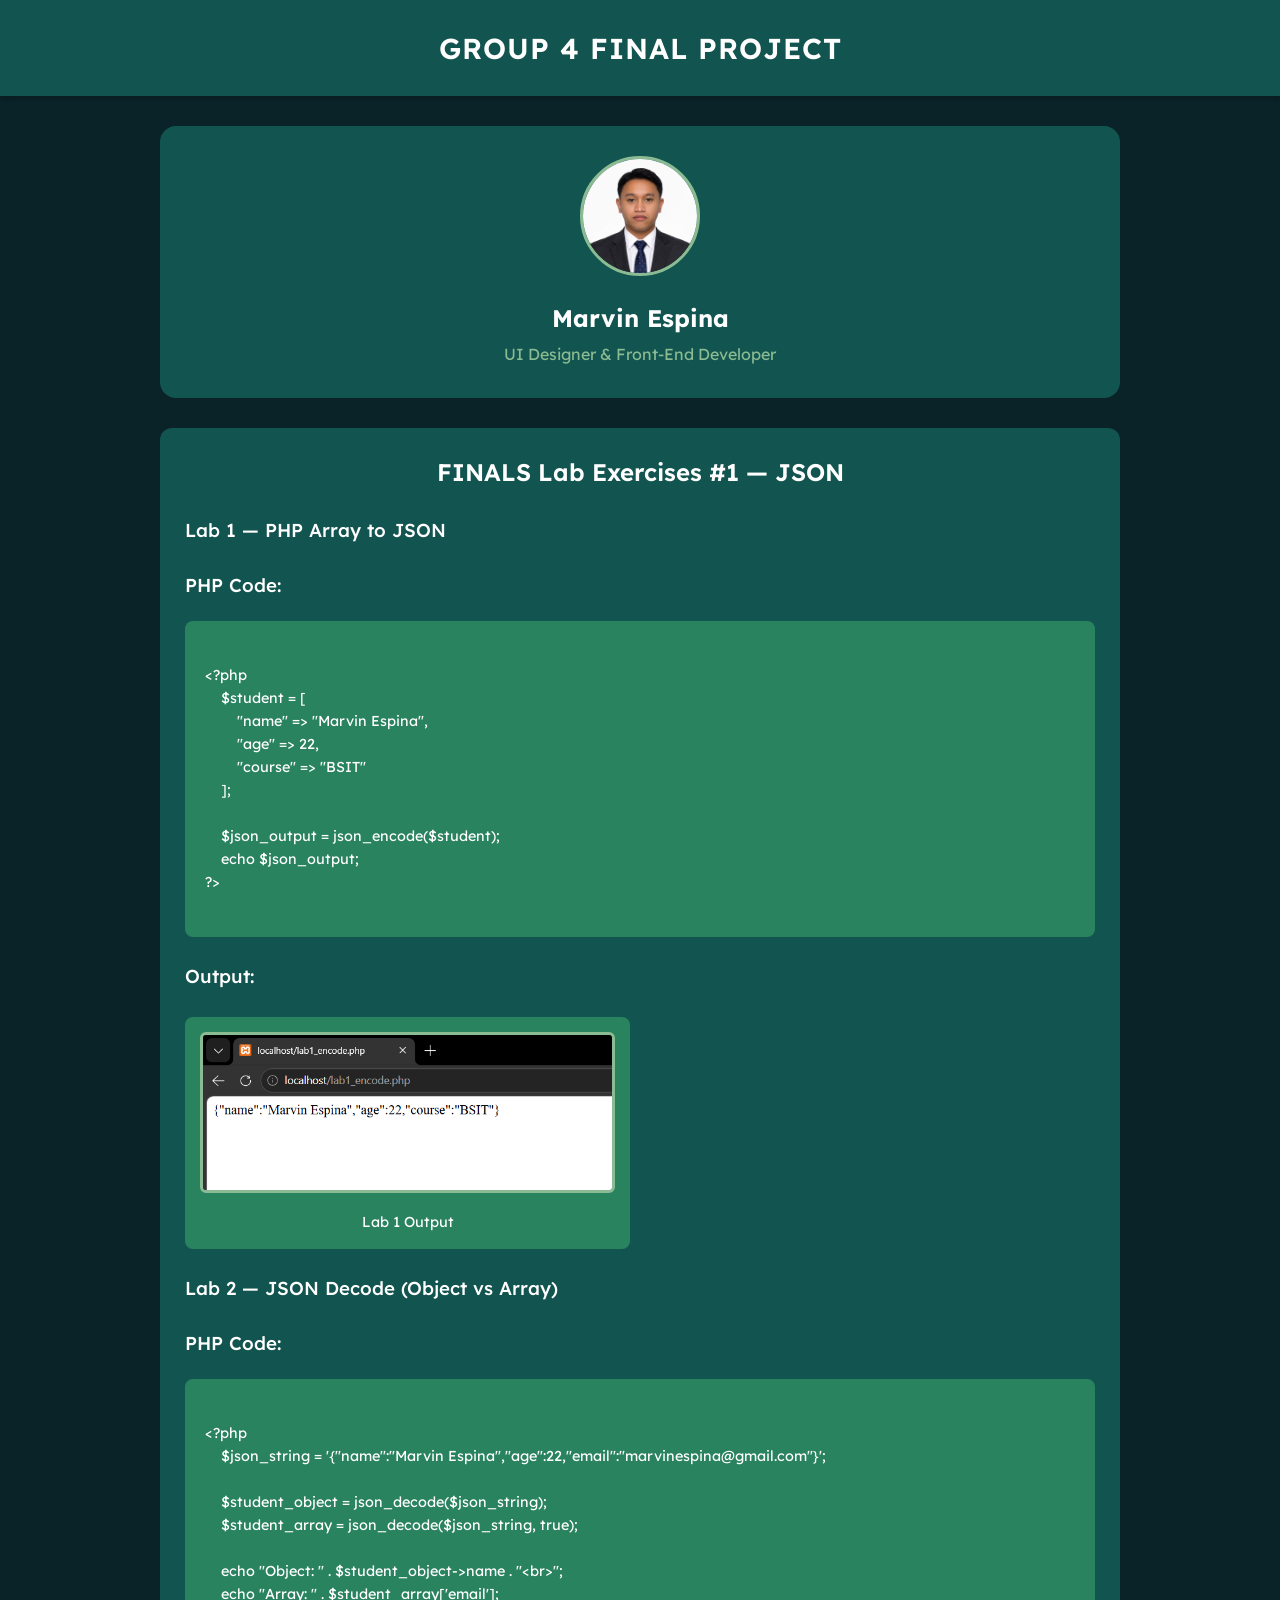
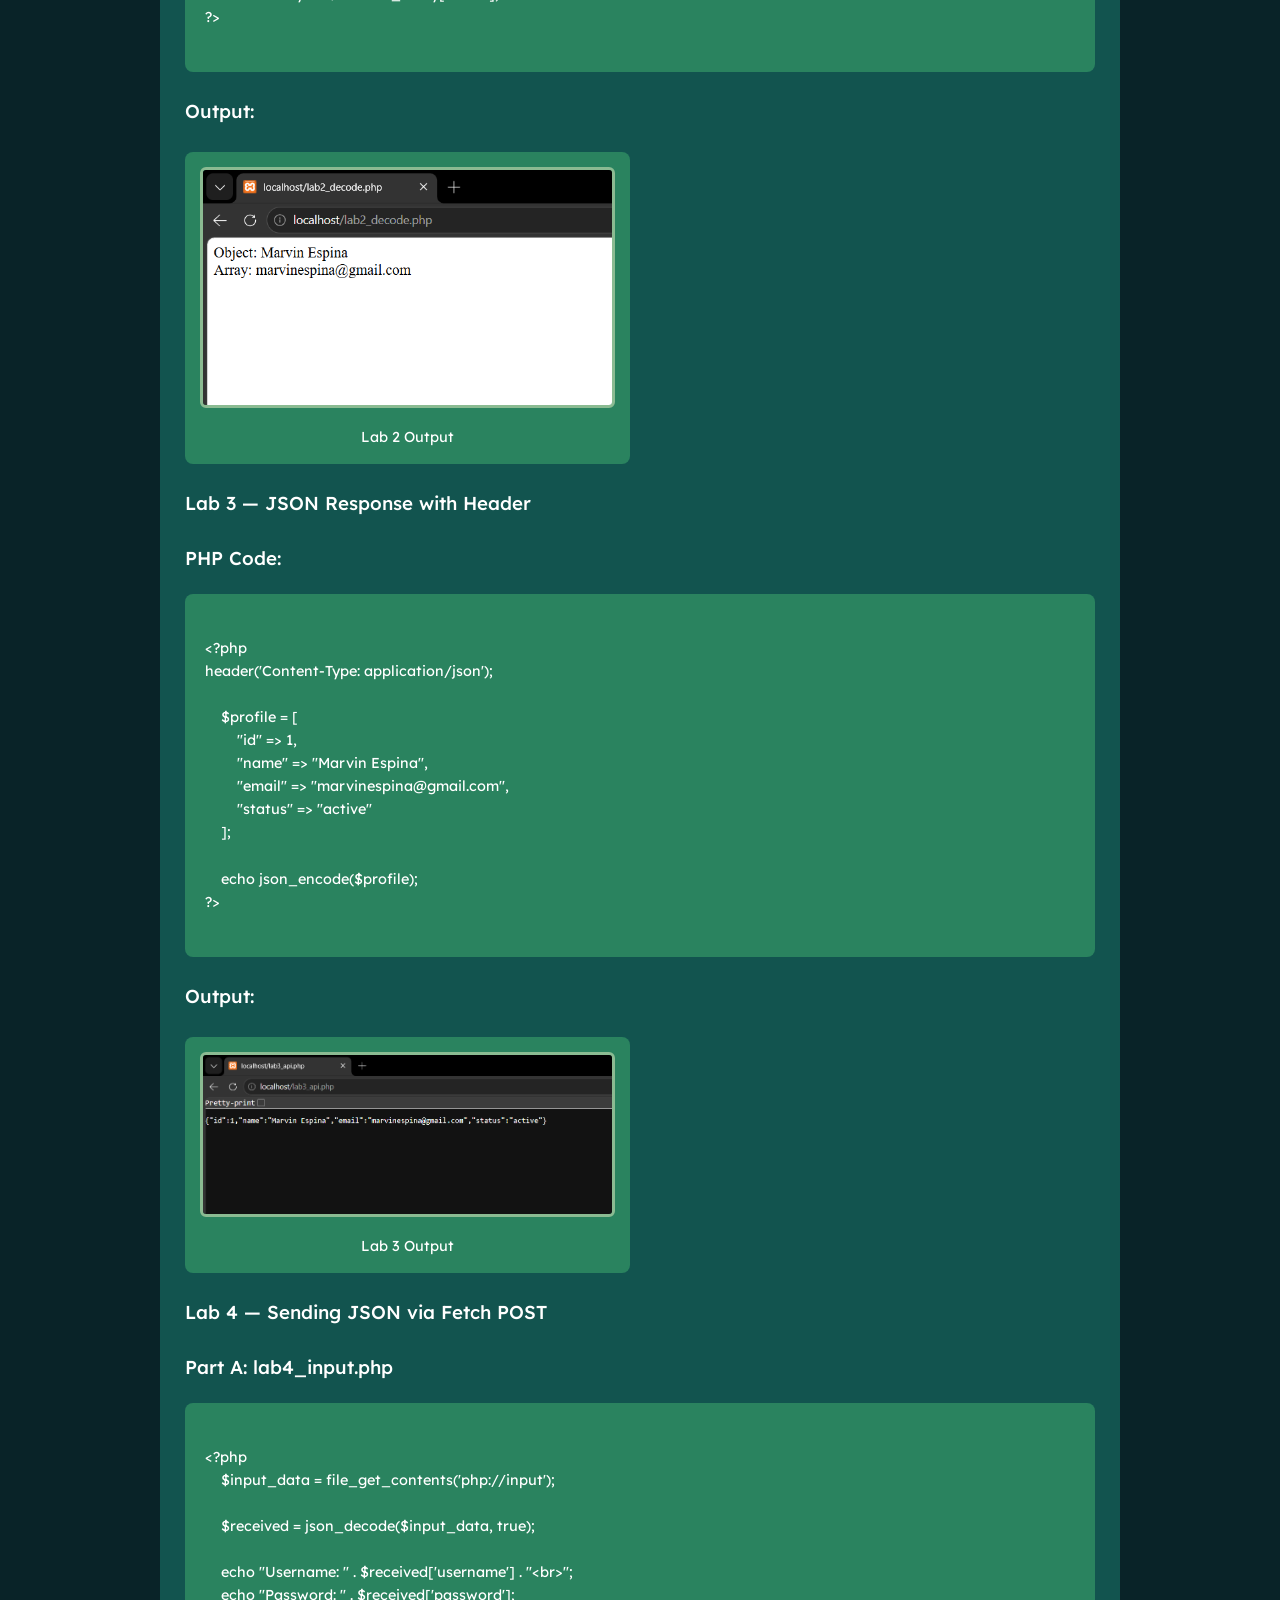
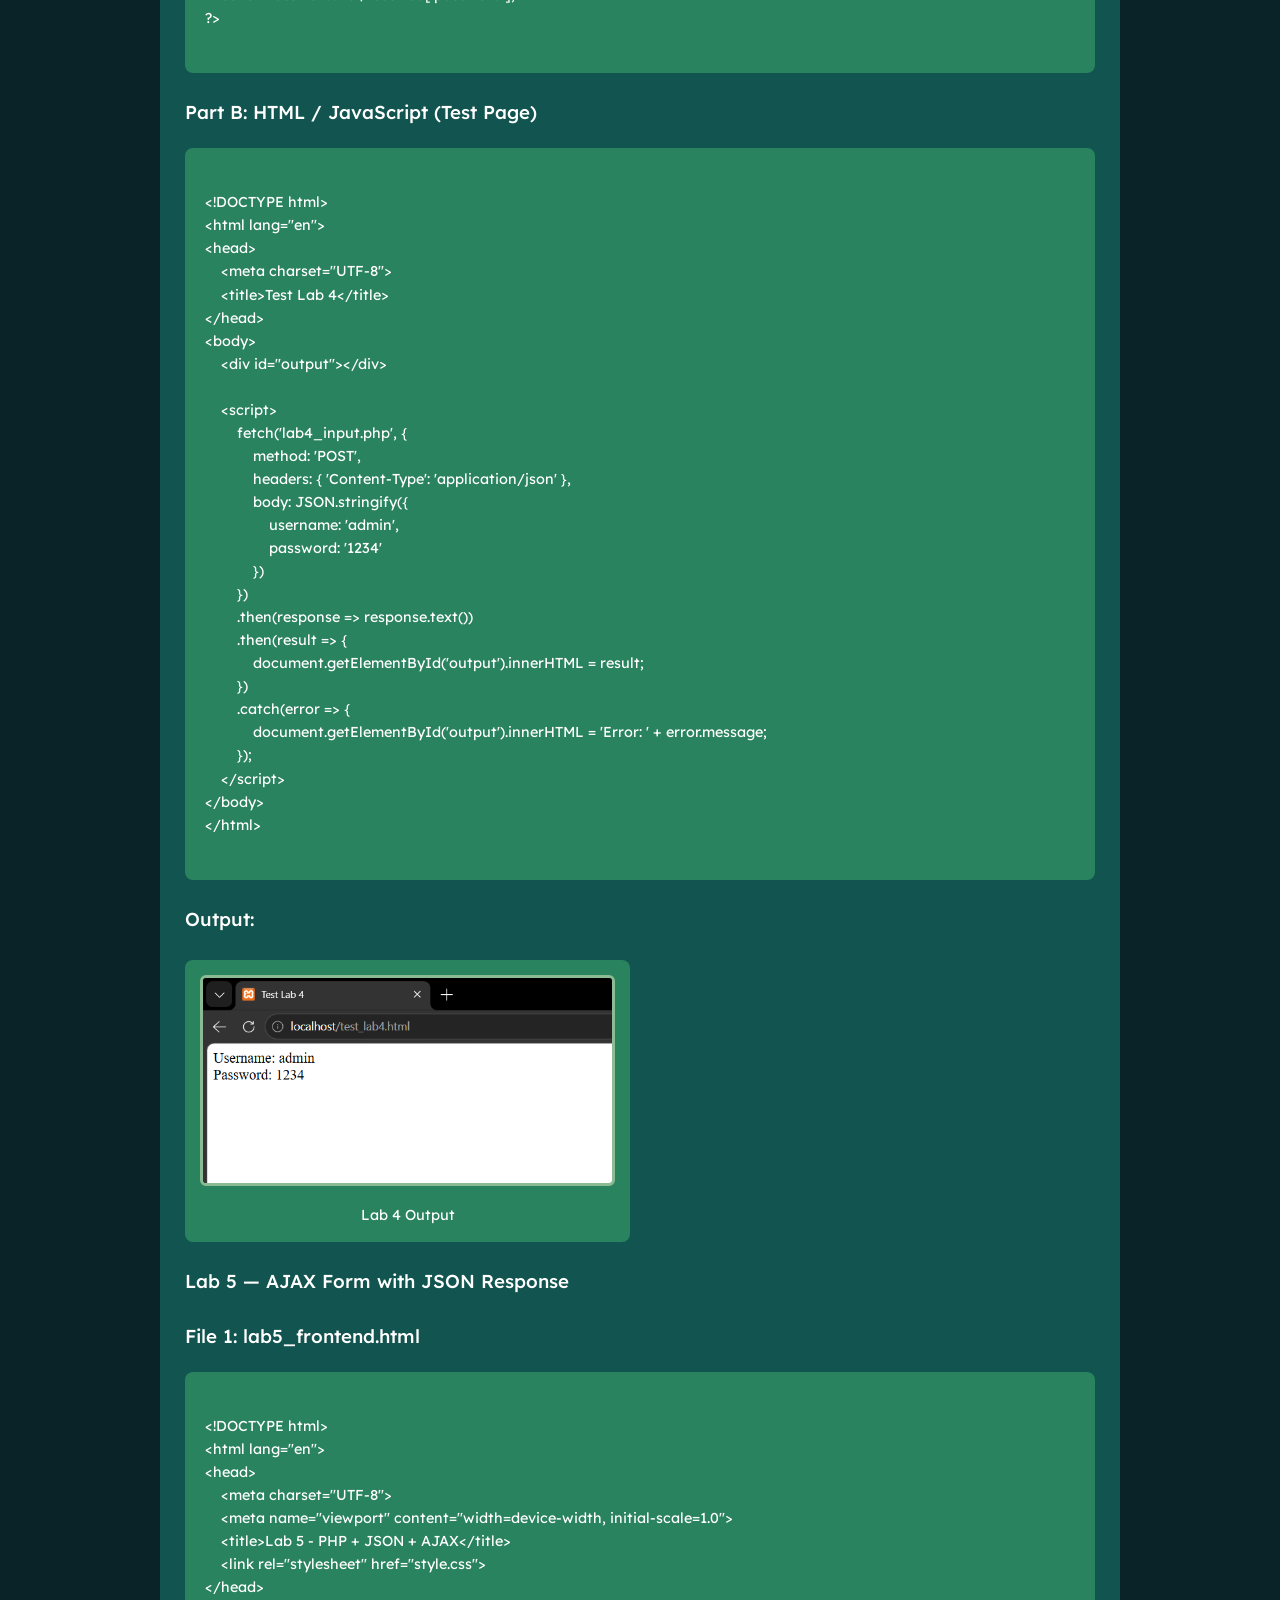
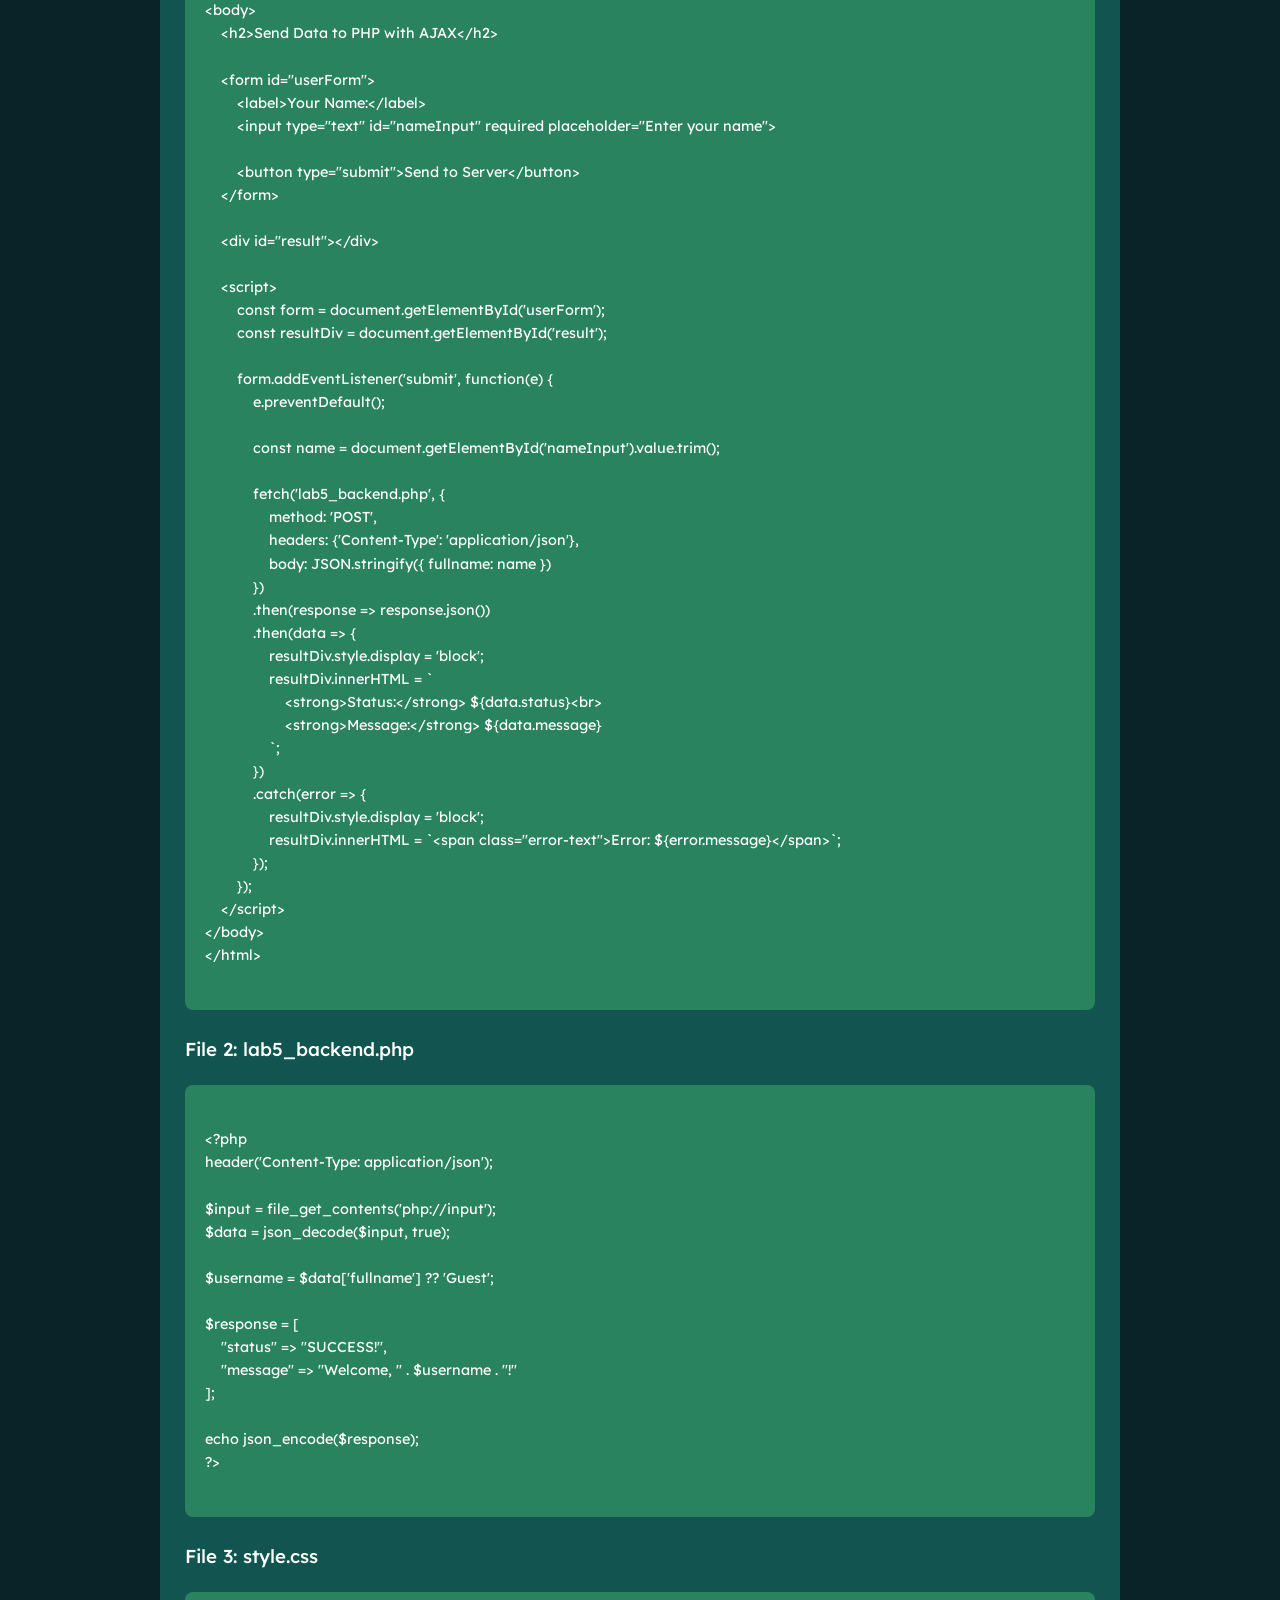
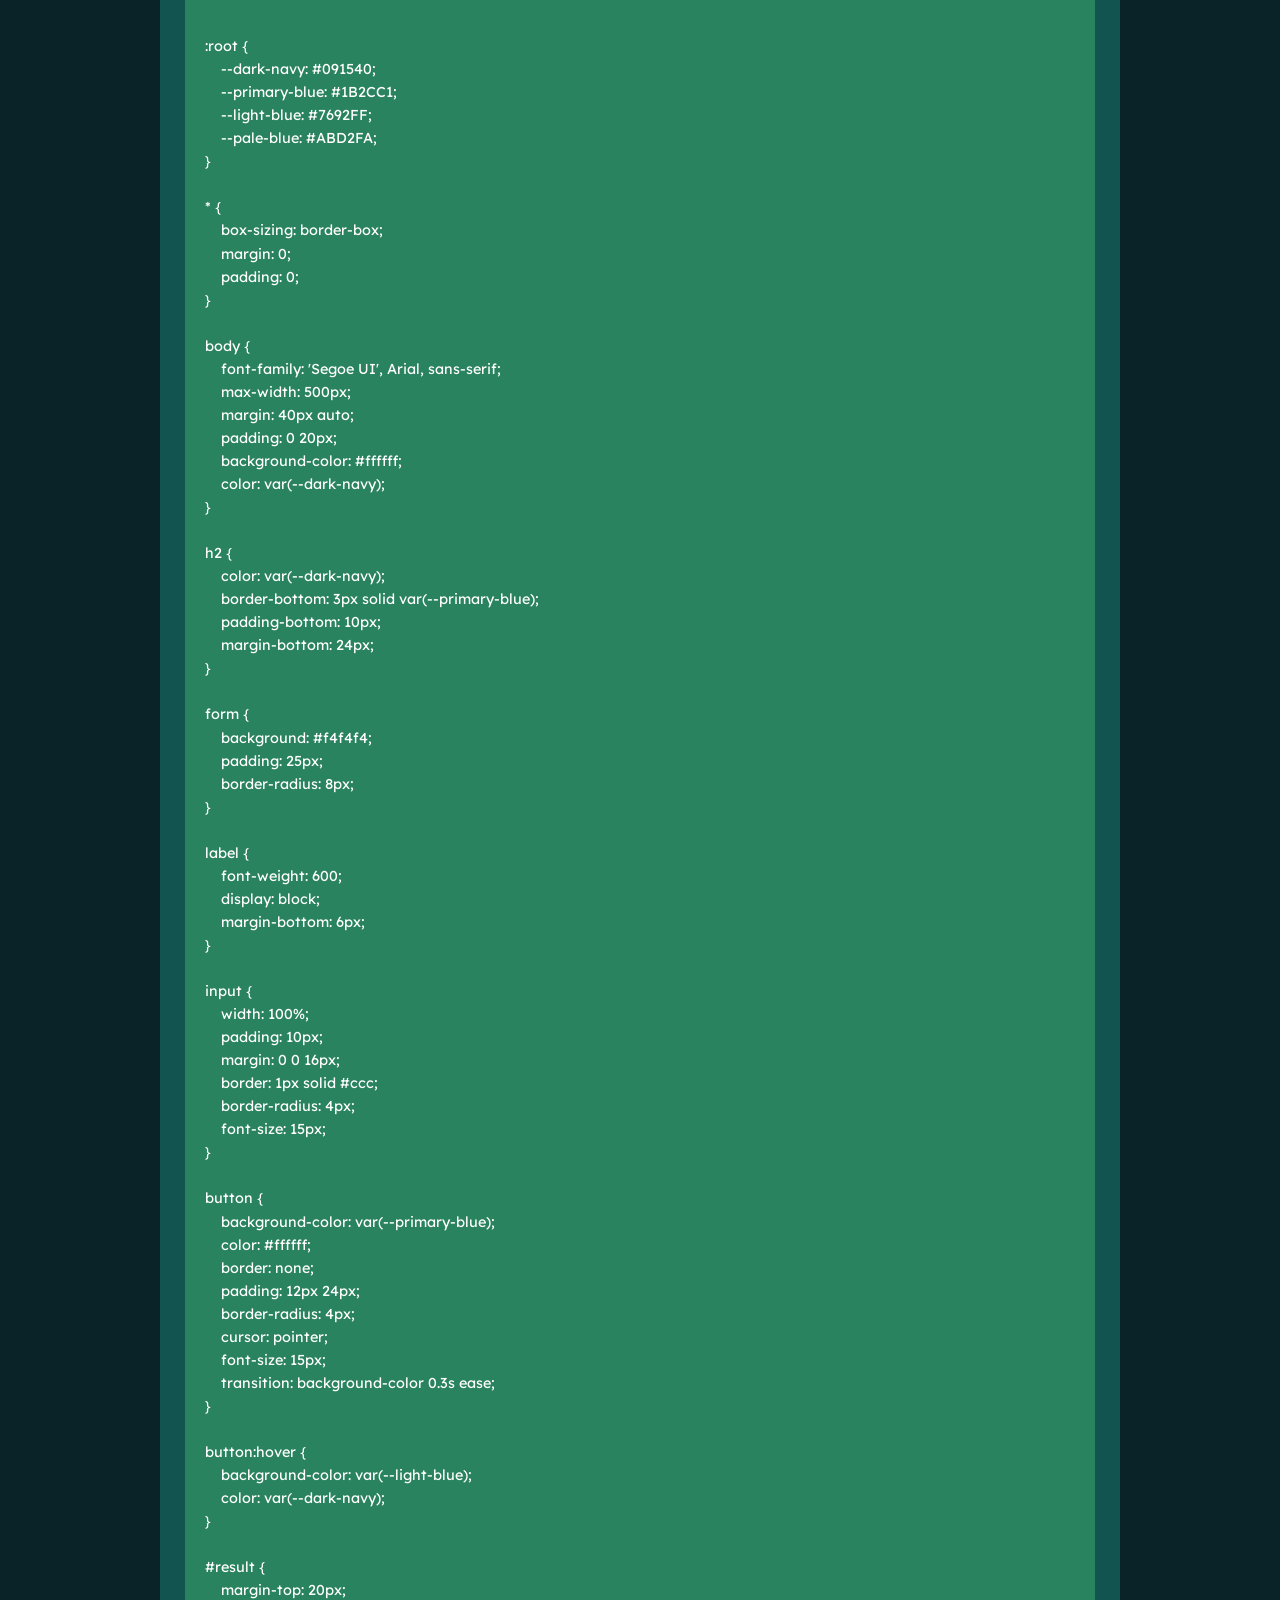
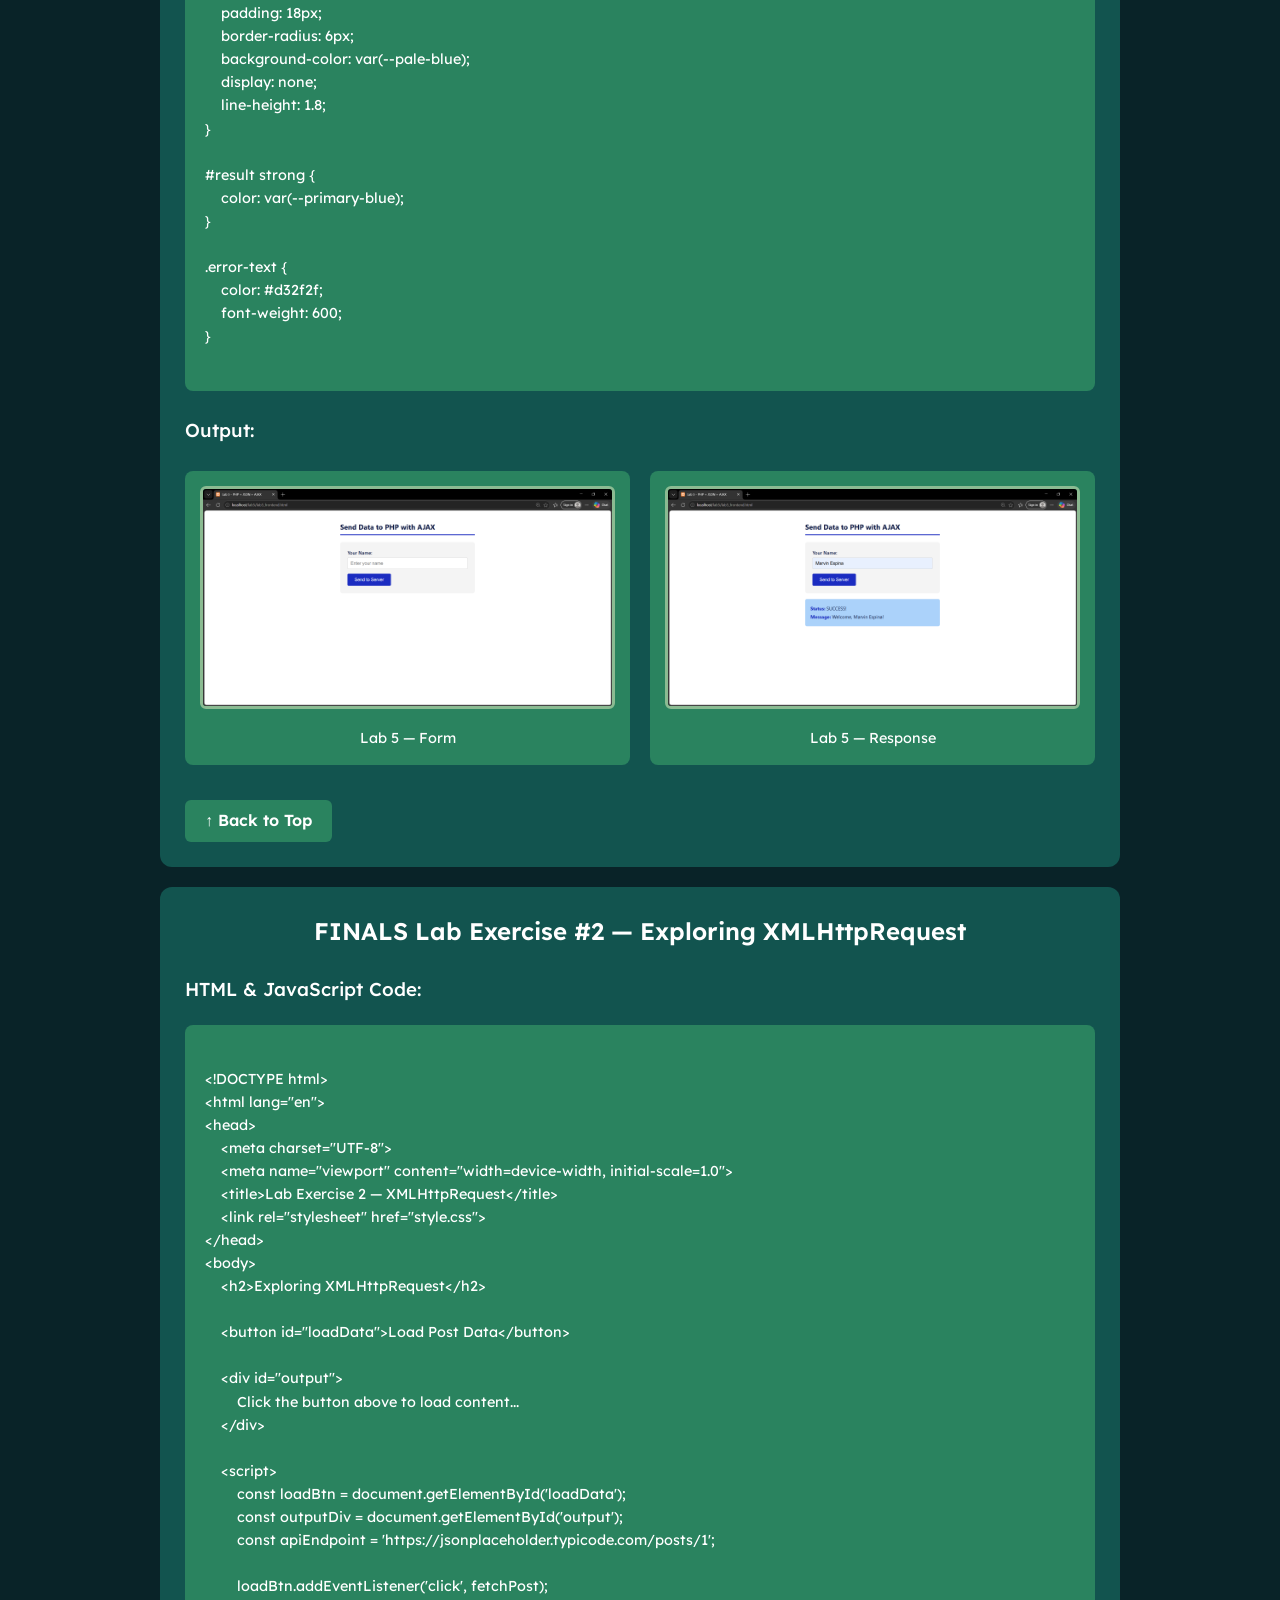
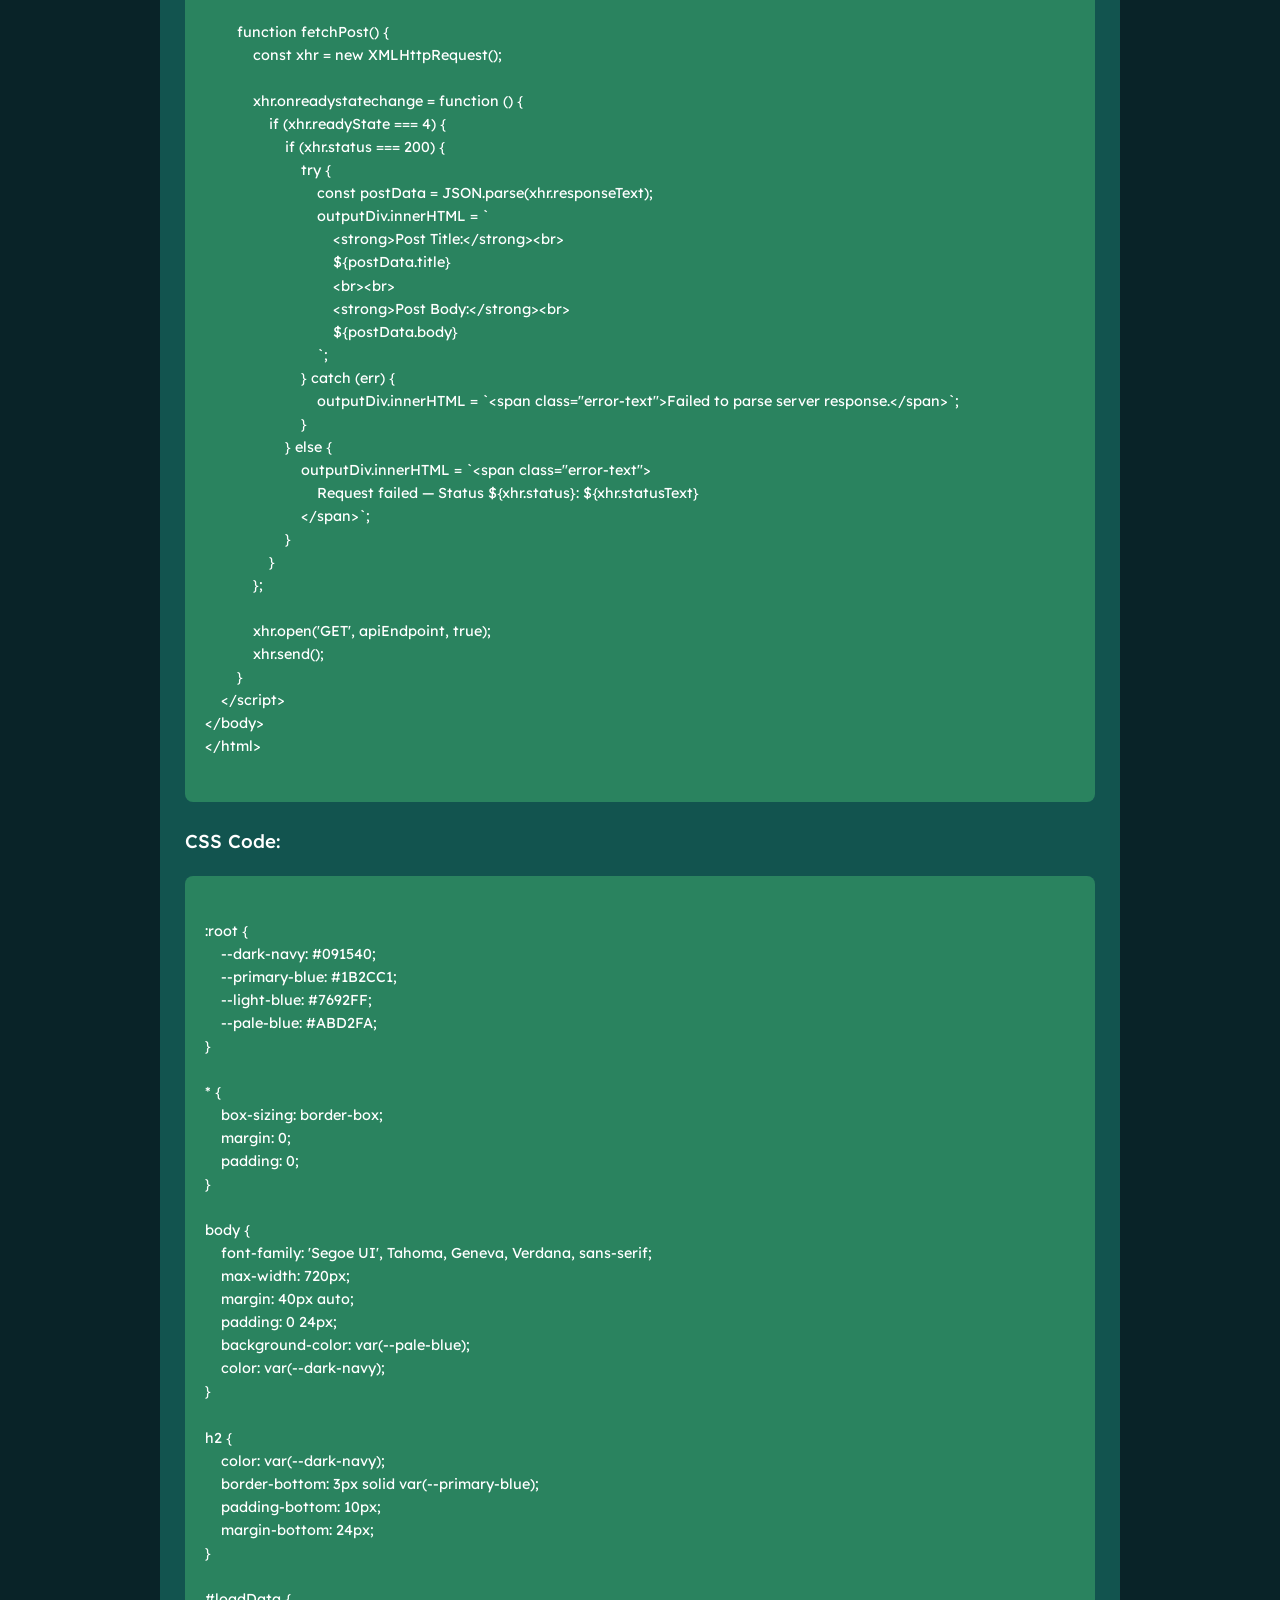
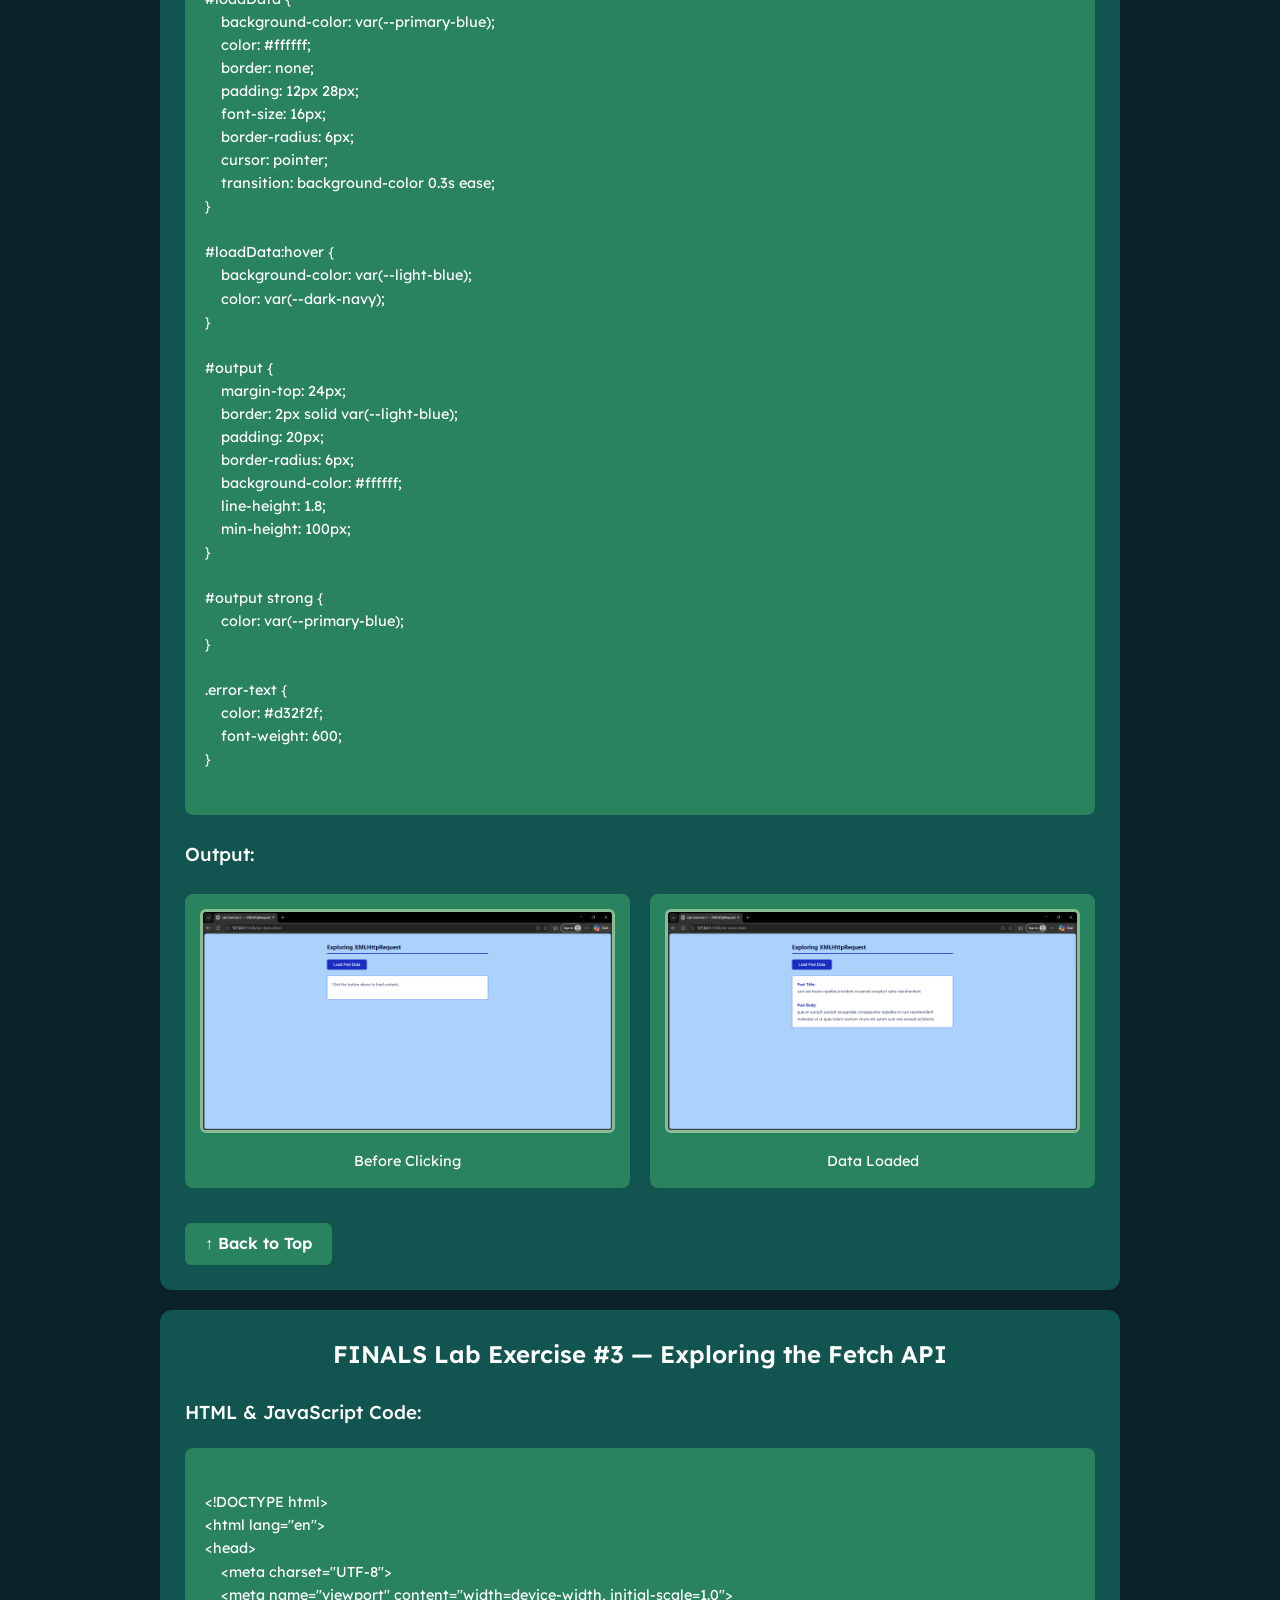
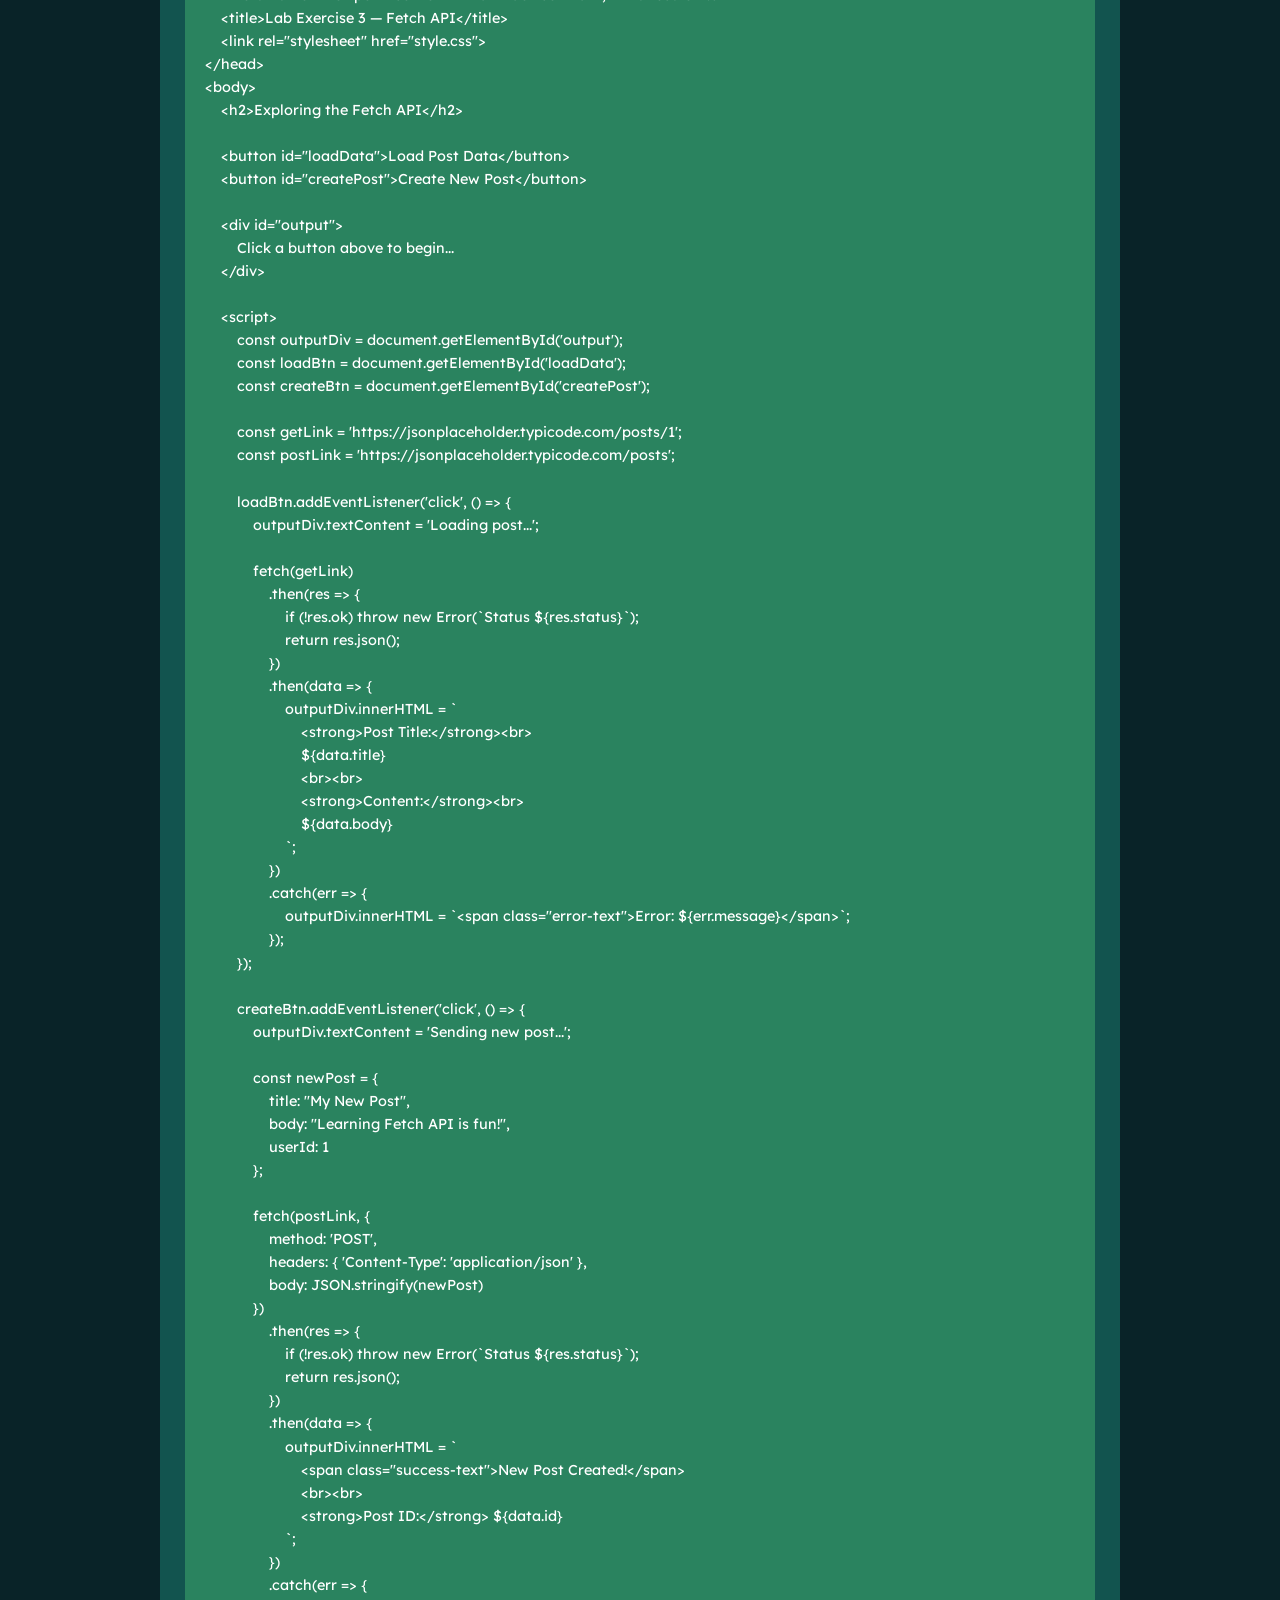
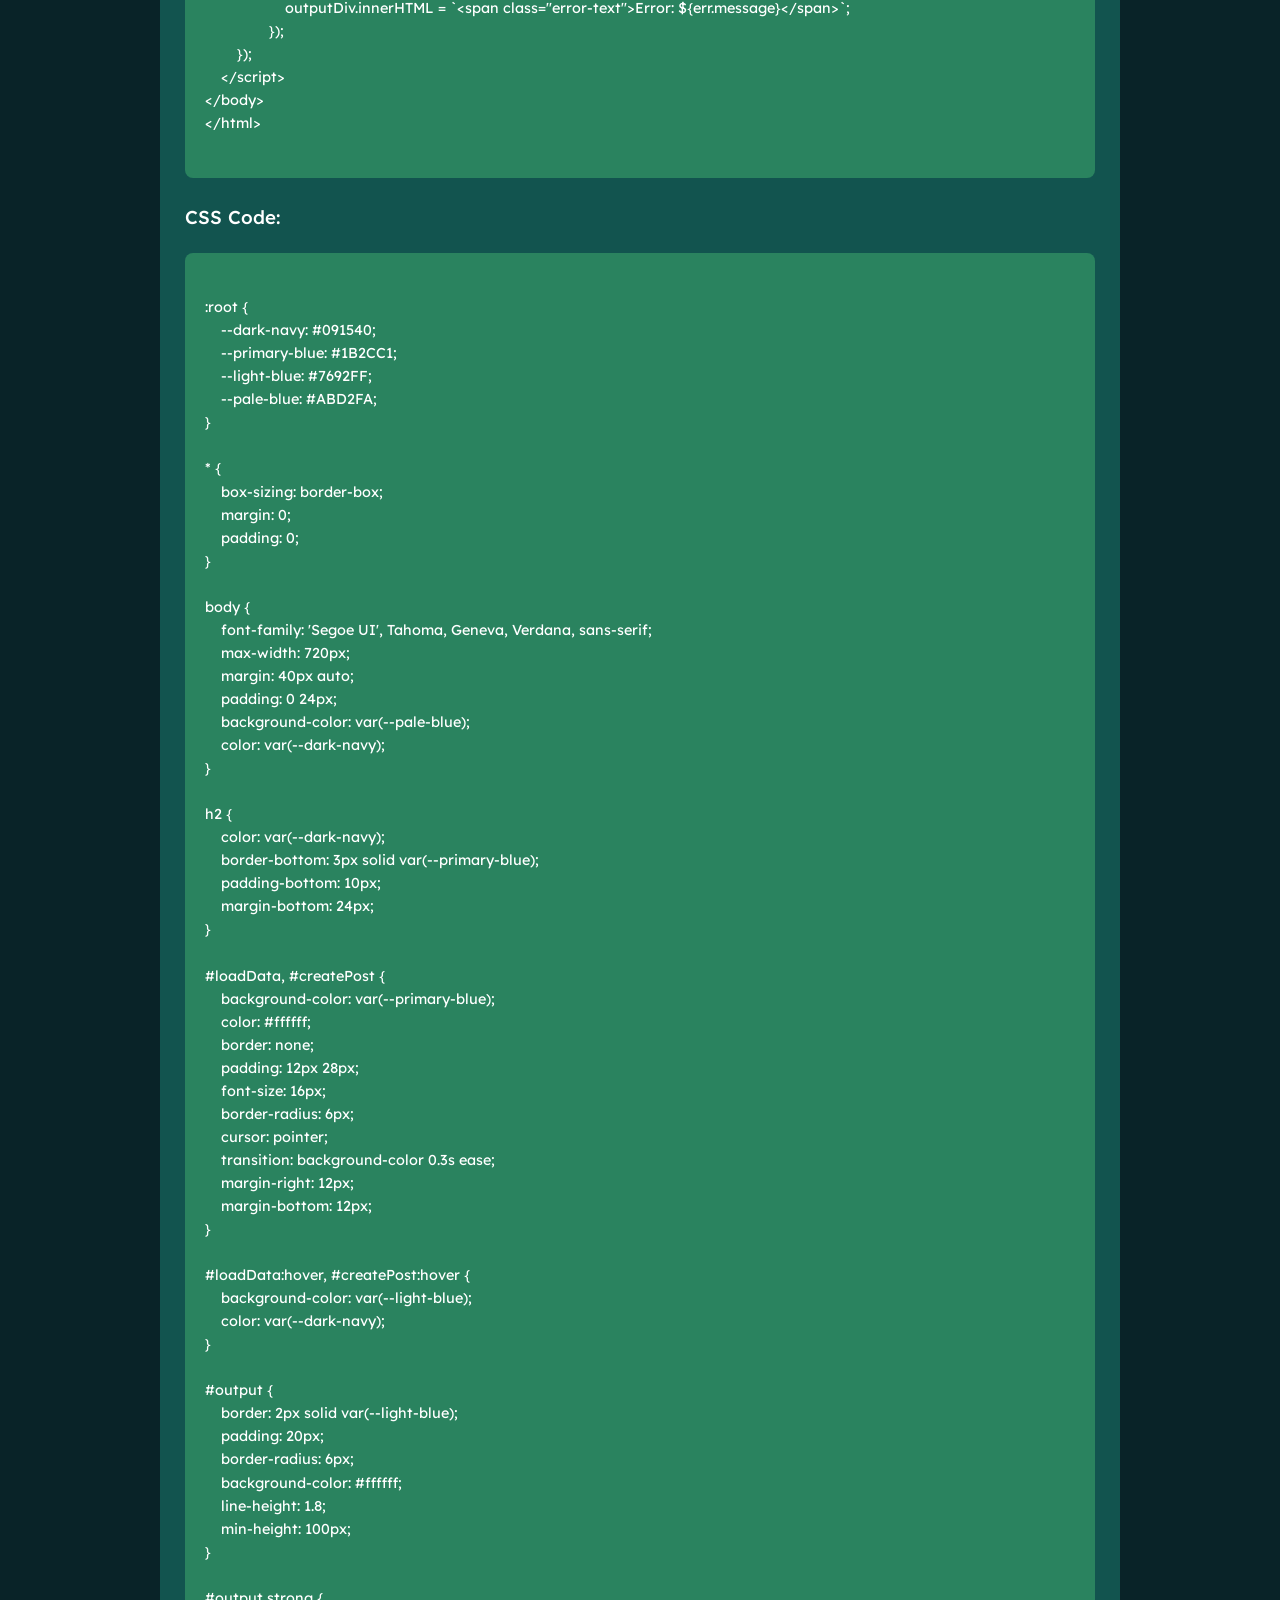
<file: group4-final-project/member-marvin.html>
<!DOCTYPE html>
<html lang="en">
<head>
    <meta charset="UTF-8">
    <meta name="viewport" content="width=device-width, initial-scale=1.0">
    <title>Marvin Espina — Finals Activities</title>
    <link rel="stylesheet" href="styles.css">
</head>
<body>

    <header>
        <h1>GROUP 4 FINAL PROJECT</h1>
    </header>

    <div class="member-page-container">
        <div class="member-profile-header">
            <img src="photo-marvin.jpg" alt="Marvin Espina" class="member-avatar">
            <h2>Marvin Espina</h2>
            <p class="role">UI Designer & Front-End Developer</p>
        </div>

        <div class="exercise-container" id="finals-ex1">
            <h2>FINALS Lab Exercises #1 — JSON</h2>
            <h3>Lab 1 — PHP Array to JSON</h3>
            <h3>PHP Code:</h3>
            <div class="code-block">
&lt;?php
    $student = [
        "name" =&gt; "Marvin Espina",
        "age" =&gt; 22,
        "course" =&gt; "BSIT"
    ];

    $json_output = json_encode($student);
    echo $json_output;
?&gt;
            </div>
            <h3>Output:</h3>
            <div class="output-grid">
                <div class="output-item">
                    <img src="marvin-ex1-lab1.jpg" alt="Lab 1 Output">
                    <p>Lab 1 Output</p>
                </div>
            </div>

            <h3>Lab 2 — JSON Decode (Object vs Array)</h3>
            <h3>PHP Code:</h3>
            <div class="code-block">
&lt;?php
    $json_string = '{"name":"Marvin Espina","age":22,"email":"marvinespina@gmail.com"}';

    $student_object = json_decode($json_string);
    $student_array = json_decode($json_string, true);

    echo "Object: " . $student_object-&gt;name . "&lt;br&gt;";
    echo "Array: " . $student_array['email'];
?&gt;
            </div>
            <h3>Output:</h3>
            <div class="output-grid">
                <div class="output-item">
                    <img src="marvin-ex1-lab2.jpg" alt="Lab 2 Output">
                    <p>Lab 2 Output</p>
                </div>
            </div>

            <h3>Lab 3 — JSON Response with Header</h3>
            <h3>PHP Code:</h3>
            <div class="code-block">
&lt;?php
header('Content-Type: application/json');

    $profile = [
        "id" =&gt; 1,
        "name" =&gt; "Marvin Espina",
        "email" =&gt; "marvinespina@gmail.com",
        "status" =&gt; "active"
    ];

    echo json_encode($profile);
?&gt;
            </div>
            <h3>Output:</h3>
            <div class="output-grid">
                <div class="output-item">
                    <img src="marvin-ex1-lab3.jpg" alt="Lab 3 Output">
                    <p>Lab 3 Output</p>
                </div>
            </div>

            <h3>Lab 4 — Sending JSON via Fetch POST</h3>
            <h3>Part A: lab4_input.php</h3>
            <div class="code-block">
&lt;?php
    $input_data = file_get_contents('php://input');

    $received = json_decode($input_data, true);

    echo "Username: " . $received['username'] . "&lt;br&gt;";
    echo "Password: " . $received['password'];
?&gt;
            </div>

            <h3>Part B: HTML / JavaScript (Test Page)</h3>
            <div class="code-block">
&lt;!DOCTYPE html&gt;
&lt;html lang="en"&gt;
&lt;head&gt;
    &lt;meta charset="UTF-8"&gt;
    &lt;title&gt;Test Lab 4&lt;/title&gt;
&lt;/head&gt;
&lt;body&gt;
    &lt;div id="output"&gt;&lt;/div&gt;

    &lt;script&gt;
        fetch('lab4_input.php', {
            method: 'POST',
            headers: { 'Content-Type': 'application/json' },
            body: JSON.stringify({
                username: 'admin',
                password: '1234'
            })
        })
        .then(response =&gt; response.text())
        .then(result =&gt; {
            document.getElementById('output').innerHTML = result;
        })
        .catch(error =&gt; {
            document.getElementById('output').innerHTML = 'Error: ' + error.message;
        });
    &lt;/script&gt;
&lt;/body&gt;
&lt;/html&gt;
            </div>
            <h3>Output:</h3>
            <div class="output-grid">
                <div class="output-item">
                    <img src="marvin-ex1-lab4.jpg" alt="Lab 4 Output">
                    <p>Lab 4 Output</p>
                </div>
            </div>


            <h3>Lab 5 — AJAX Form with JSON Response</h3>
            
            <h3>File 1: lab5_frontend.html</h3>
            <div class="code-block">
&lt;!DOCTYPE html&gt;
&lt;html lang="en"&gt;
&lt;head&gt;
    &lt;meta charset="UTF-8"&gt;
    &lt;meta name="viewport" content="width=device-width, initial-scale=1.0"&gt;
    &lt;title&gt;Lab 5 - PHP + JSON + AJAX&lt;/title&gt;
    &lt;link rel="stylesheet" href="style.css"&gt;
&lt;/head&gt;
&lt;body&gt;
    &lt;h2&gt;Send Data to PHP with AJAX&lt;/h2&gt;

    &lt;form id="userForm"&gt;
        &lt;label&gt;Your Name:&lt;/label&gt;
        &lt;input type="text" id="nameInput" required placeholder="Enter your name"&gt;

        &lt;button type="submit"&gt;Send to Server&lt;/button&gt;
    &lt;/form&gt;

    &lt;div id="result"&gt;&lt;/div&gt;

    &lt;script&gt;
        const form = document.getElementById('userForm');
        const resultDiv = document.getElementById('result');

        form.addEventListener('submit', function(e) {
            e.preventDefault(); 

            const name = document.getElementById('nameInput').value.trim();

            fetch('lab5_backend.php', {
                method: 'POST',
                headers: {'Content-Type': 'application/json'},
                body: JSON.stringify({ fullname: name })
            })
            .then(response =&gt; response.json())
            .then(data =&gt; {
                resultDiv.style.display = 'block';
                resultDiv.innerHTML = `
                    &lt;strong&gt;Status:&lt;/strong&gt; ${data.status}&lt;br&gt;
                    &lt;strong&gt;Message:&lt;/strong&gt; ${data.message}
                `;
            })
            .catch(error =&gt; {
                resultDiv.style.display = 'block';
                resultDiv.innerHTML = `&lt;span class="error-text"&gt;Error: ${error.message}&lt;/span&gt;`;
            });
        });
    &lt;/script&gt;
&lt;/body&gt;
&lt;/html&gt;
            </div>

            <h3>File 2: lab5_backend.php</h3>
            <div class="code-block">
&lt;?php
header('Content-Type: application/json');

$input = file_get_contents('php://input');
$data = json_decode($input, true);

$username = $data['fullname'] ?? 'Guest';

$response = [
    "status" =&gt; "SUCCESS!",
    "message" =&gt; "Welcome, " . $username . "!"
];

echo json_encode($response);
?&gt;
            </div>

            <h3>File 3: style.css</h3>
            <div class="code-block">
:root {
    --dark-navy: #091540;
    --primary-blue: #1B2CC1;
    --light-blue: #7692FF;
    --pale-blue: #ABD2FA;
}

* {
    box-sizing: border-box;
    margin: 0;
    padding: 0;
}

body {
    font-family: 'Segoe UI', Arial, sans-serif;
    max-width: 500px;
    margin: 40px auto;
    padding: 0 20px;
    background-color: #ffffff;
    color: var(--dark-navy);
}

h2 {
    color: var(--dark-navy);
    border-bottom: 3px solid var(--primary-blue);
    padding-bottom: 10px;
    margin-bottom: 24px;
}

form {
    background: #f4f4f4;
    padding: 25px;
    border-radius: 8px;
}

label {
    font-weight: 600;
    display: block;
    margin-bottom: 6px;
}

input {
    width: 100%;
    padding: 10px;
    margin: 0 0 16px;
    border: 1px solid #ccc;
    border-radius: 4px;
    font-size: 15px;
}

button {
    background-color: var(--primary-blue);
    color: #ffffff;
    border: none;
    padding: 12px 24px;
    border-radius: 4px;
    cursor: pointer;
    font-size: 15px;
    transition: background-color 0.3s ease;
}

button:hover {
    background-color: var(--light-blue);
    color: var(--dark-navy);
}

#result {
    margin-top: 20px;
    padding: 18px;
    border-radius: 6px;
    background-color: var(--pale-blue);
    display: none;
    line-height: 1.8;
}

#result strong {
    color: var(--primary-blue);
}

.error-text {
    color: #d32f2f;
    font-weight: 600;
}
            </div>

            <h3>Output:</h3>
            <div class="output-grid">
                <div class="output-item">
                    <img src="marvin-ex1-lab5-1.jpg" alt="Lab 5 Form">
                    <p>Lab 5 — Form</p>
                </div>
                <div class="output-item">
                    <img src="marvin-ex1-lab5-2.jpg" alt="Lab 5 Response">
                    <p>Lab 5 — Response</p>
                </div>
            </div>

            <a href="#" class="back-btn">↑ Back to Top</a>
        </div>

        <!-- FINALS EXERCISE #2 — XMLHttpRequest -->
        <div class="exercise-container" id="finals-ex2">
            <h2>FINALS Lab Exercise #2 — Exploring XMLHttpRequest</h2>

            <h3>HTML & JavaScript Code:</h3>
            <div class="code-block">
&lt;!DOCTYPE html&gt;
&lt;html lang="en"&gt;
&lt;head&gt;
    &lt;meta charset="UTF-8"&gt;
    &lt;meta name="viewport" content="width=device-width, initial-scale=1.0"&gt;
    &lt;title&gt;Lab Exercise 2 — XMLHttpRequest&lt;/title&gt;
    &lt;link rel="stylesheet" href="style.css"&gt;
&lt;/head&gt;
&lt;body&gt;
    &lt;h2&gt;Exploring XMLHttpRequest&lt;/h2&gt;

    &lt;button id="loadData"&gt;Load Post Data&lt;/button&gt;

    &lt;div id="output"&gt;
        Click the button above to load content...
    &lt;/div&gt;

    &lt;script&gt;
        const loadBtn = document.getElementById('loadData');
        const outputDiv = document.getElementById('output');
        const apiEndpoint = 'https://jsonplaceholder.typicode.com/posts/1';

        loadBtn.addEventListener('click', fetchPost);

        function fetchPost() {
            const xhr = new XMLHttpRequest();

            xhr.onreadystatechange = function () {
                if (xhr.readyState === 4) {
                    if (xhr.status === 200) {
                        try {
                            const postData = JSON.parse(xhr.responseText);
                            outputDiv.innerHTML = `
                                &lt;strong&gt;Post Title:&lt;/strong&gt;&lt;br&gt;
                                ${postData.title}
                                &lt;br&gt;&lt;br&gt;
                                &lt;strong&gt;Post Body:&lt;/strong&gt;&lt;br&gt;
                                ${postData.body}
                            `;
                        } catch (err) {
                            outputDiv.innerHTML = `&lt;span class="error-text"&gt;Failed to parse server response.&lt;/span&gt;`;
                        }
                    } else {
                        outputDiv.innerHTML = `&lt;span class="error-text"&gt;
                            Request failed — Status ${xhr.status}: ${xhr.statusText}
                        &lt;/span&gt;`;
                    }
                }
            };

            xhr.open('GET', apiEndpoint, true);
            xhr.send();
        }
    &lt;/script&gt;
&lt;/body&gt;
&lt;/html&gt;
            </div>

            <h3>CSS Code:</h3>
            <div class="code-block">
:root {
    --dark-navy: #091540;
    --primary-blue: #1B2CC1;
    --light-blue: #7692FF;
    --pale-blue: #ABD2FA;
}

* {
    box-sizing: border-box;
    margin: 0;
    padding: 0;
}

body {
    font-family: 'Segoe UI', Tahoma, Geneva, Verdana, sans-serif;
    max-width: 720px;
    margin: 40px auto;
    padding: 0 24px;
    background-color: var(--pale-blue);
    color: var(--dark-navy);
}

h2 {
    color: var(--dark-navy);
    border-bottom: 3px solid var(--primary-blue);
    padding-bottom: 10px;
    margin-bottom: 24px;
}

#loadData {
    background-color: var(--primary-blue);
    color: #ffffff;
    border: none;
    padding: 12px 28px;
    font-size: 16px;
    border-radius: 6px;
    cursor: pointer;
    transition: background-color 0.3s ease;
}

#loadData:hover {
    background-color: var(--light-blue);
    color: var(--dark-navy);
}

#output {
    margin-top: 24px;
    border: 2px solid var(--light-blue);
    padding: 20px;
    border-radius: 6px;
    background-color: #ffffff;
    line-height: 1.8;
    min-height: 100px;
}

#output strong {
    color: var(--primary-blue);
}

.error-text {
    color: #d32f2f;
    font-weight: 600;
}
            </div>

            <h3>Output:</h3>
            <div class="output-grid">
                <div class="output-item">
                    <img src="marvin-ex2-1.jpg" alt="Before Clicking">
                    <p>Before Clicking</p>
                </div>
                <div class="output-item">
                    <img src="marvin-ex2-2.jpg" alt="Data Loaded">
                    <p>Data Loaded</p>
                </div>
            </div>

            <a href="#" class="back-btn">↑ Back to Top</a>
        </div>


        <!-- FINALS EXERCISE #3 — Fetch API -->
        <div class="exercise-container" id="finals-ex3">
            <h2>FINALS Lab Exercise #3 — Exploring the Fetch API</h2>

            <h3>HTML & JavaScript Code:</h3>
            <div class="code-block">
&lt;!DOCTYPE html&gt;
&lt;html lang="en"&gt;
&lt;head&gt;
    &lt;meta charset="UTF-8"&gt;
    &lt;meta name="viewport" content="width=device-width, initial-scale=1.0"&gt;
    &lt;title&gt;Lab Exercise 3 — Fetch API&lt;/title&gt;
    &lt;link rel="stylesheet" href="style.css"&gt;
&lt;/head&gt;
&lt;body&gt;
    &lt;h2&gt;Exploring the Fetch API&lt;/h2&gt;

    &lt;button id="loadData"&gt;Load Post Data&lt;/button&gt;
    &lt;button id="createPost"&gt;Create New Post&lt;/button&gt;

    &lt;div id="output"&gt;
        Click a button above to begin...
    &lt;/div&gt;

    &lt;script&gt;
        const outputDiv = document.getElementById('output');
        const loadBtn = document.getElementById('loadData');
        const createBtn = document.getElementById('createPost');

        const getLink = 'https://jsonplaceholder.typicode.com/posts/1';
        const postLink = 'https://jsonplaceholder.typicode.com/posts';

        loadBtn.addEventListener('click', () =&gt; {
            outputDiv.textContent = 'Loading post...';

            fetch(getLink)
                .then(res =&gt; {
                    if (!res.ok) throw new Error(`Status ${res.status}`);
                    return res.json();
                })
                .then(data =&gt; {
                    outputDiv.innerHTML = `
                        &lt;strong&gt;Post Title:&lt;/strong&gt;&lt;br&gt;
                        ${data.title}
                        &lt;br&gt;&lt;br&gt;
                        &lt;strong&gt;Content:&lt;/strong&gt;&lt;br&gt;
                        ${data.body}
                    `;
                })
                .catch(err =&gt; {
                    outputDiv.innerHTML = `&lt;span class="error-text"&gt;Error: ${err.message}&lt;/span&gt;`;
                });
        });

        createBtn.addEventListener('click', () =&gt; {
            outputDiv.textContent = 'Sending new post...';

            const newPost = {
                title: "My New Post",
                body: "Learning Fetch API is fun!",
                userId: 1
            };

            fetch(postLink, {
                method: 'POST',
                headers: { 'Content-Type': 'application/json' },
                body: JSON.stringify(newPost)
            })
                .then(res =&gt; {
                    if (!res.ok) throw new Error(`Status ${res.status}`);
                    return res.json();
                })
                .then(data =&gt; {
                    outputDiv.innerHTML = `
                        &lt;span class="success-text"&gt;New Post Created!&lt;/span&gt;
                        &lt;br&gt;&lt;br&gt;
                        &lt;strong&gt;Post ID:&lt;/strong&gt; ${data.id}
                    `;
                })
                .catch(err =&gt; {
                    outputDiv.innerHTML = `&lt;span class="error-text"&gt;Error: ${err.message}&lt;/span&gt;`;
                });
        });
    &lt;/script&gt;
&lt;/body&gt;
&lt;/html&gt;
            </div>

            <h3>CSS Code:</h3>
            <div class="code-block">
:root {
    --dark-navy: #091540;
    --primary-blue: #1B2CC1;
    --light-blue: #7692FF;
    --pale-blue: #ABD2FA;
}

* {
    box-sizing: border-box;
    margin: 0;
    padding: 0;
}

body {
    font-family: 'Segoe UI', Tahoma, Geneva, Verdana, sans-serif;
    max-width: 720px;
    margin: 40px auto;
    padding: 0 24px;
    background-color: var(--pale-blue);
    color: var(--dark-navy);
}

h2 {
    color: var(--dark-navy);
    border-bottom: 3px solid var(--primary-blue);
    padding-bottom: 10px;
    margin-bottom: 24px;
}

#loadData, #createPost {
    background-color: var(--primary-blue);
    color: #ffffff;
    border: none;
    padding: 12px 28px;
    font-size: 16px;
    border-radius: 6px;
    cursor: pointer;
    transition: background-color 0.3s ease;
    margin-right: 12px;
    margin-bottom: 12px;
}

#loadData:hover, #createPost:hover {
    background-color: var(--light-blue);
    color: var(--dark-navy);
}

#output {
    border: 2px solid var(--light-blue);
    padding: 20px;
    border-radius: 6px;
    background-color: #ffffff;
    line-height: 1.8;
    min-height: 100px;
}

#output strong {
    color: var(--primary-blue);
}

.error-text {
    color: #d32f2f;
    font-weight: 600;
}

.success-text {
    color: #2e7d32;
    font-weight: 600;
}
            </div>

            <h3>Output:</h3>
            <div class="output-grid">
                <div class="output-item">
                    <img src="marvin-ex3-1.jpg" alt="GET — Load Post Data">
                    <p>GET — Load Post Data</p>
                </div>
                <div class="output-item">
                    <img src="marvin-ex3-2.jpg" alt="POST — Create New Post">
                    <p>POST — Create New Post</p>
                </div>
            </div>

            <a href="#" class="back-btn">↑ Back to Top</a>
        </div>

        <!-- FINALS EXERCISE #4 — XML -->
        <div class="exercise-container" id="finals-ex4">
            <h2>FINALS Lab Exercise #4 — Exploring XML</h2>

            <h3>XML Code:</h3>
            <div class="code-block">
&lt;?xml version="1.0" encoding="UTF-8"?&gt;
&lt;students&gt;
  &lt;student&gt;
    &lt;id&gt;001&lt;/id&gt;
    &lt;name&gt;Maria Santos&lt;/name&gt;
    &lt;course&gt;BSIT&lt;/course&gt;
    &lt;year&gt;3&lt;/year&gt;
  &lt;/student&gt;
  &lt;student&gt;
    &lt;id&gt;002&lt;/id&gt;
    &lt;name&gt;Jose Cruz&lt;/name&gt;
    &lt;course&gt;BSCS&lt;/course&gt;
    &lt;year&gt;2&lt;/year&gt;
  &lt;/student&gt;
  &lt;student&gt;
    &lt;id&gt;003&lt;/id&gt;
    &lt;name&gt;Marvin Espina&lt;/name&gt;
    &lt;course&gt;BSIT&lt;/course&gt;
    &lt;year&gt;3&lt;/year&gt;
  &lt;/student&gt;
&lt;/students&gt;
            </div>

            <a href="#" class="back-btn">↑ Back to Top</a>
        </div>
        <a href="index.html" class="back-link">← Back to Main Page</a>
    </div>

</body>
</html>
</file>
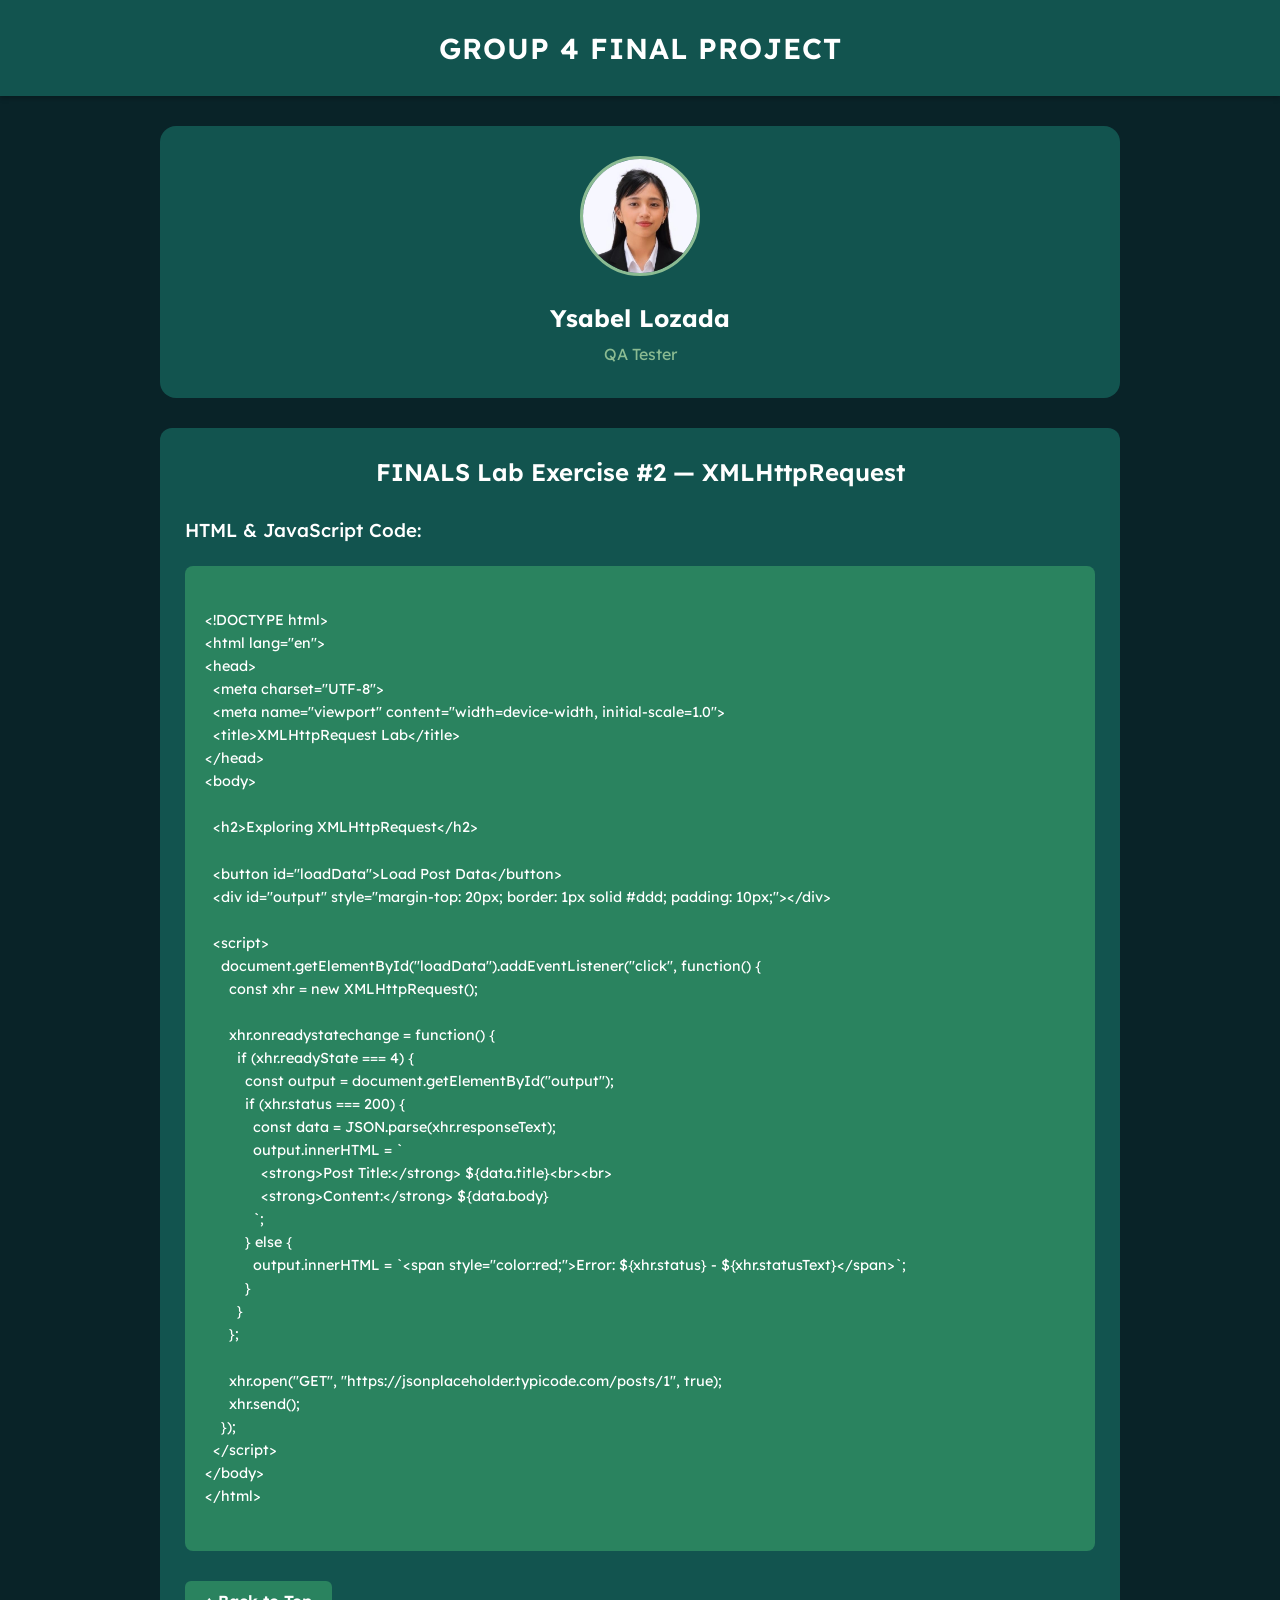
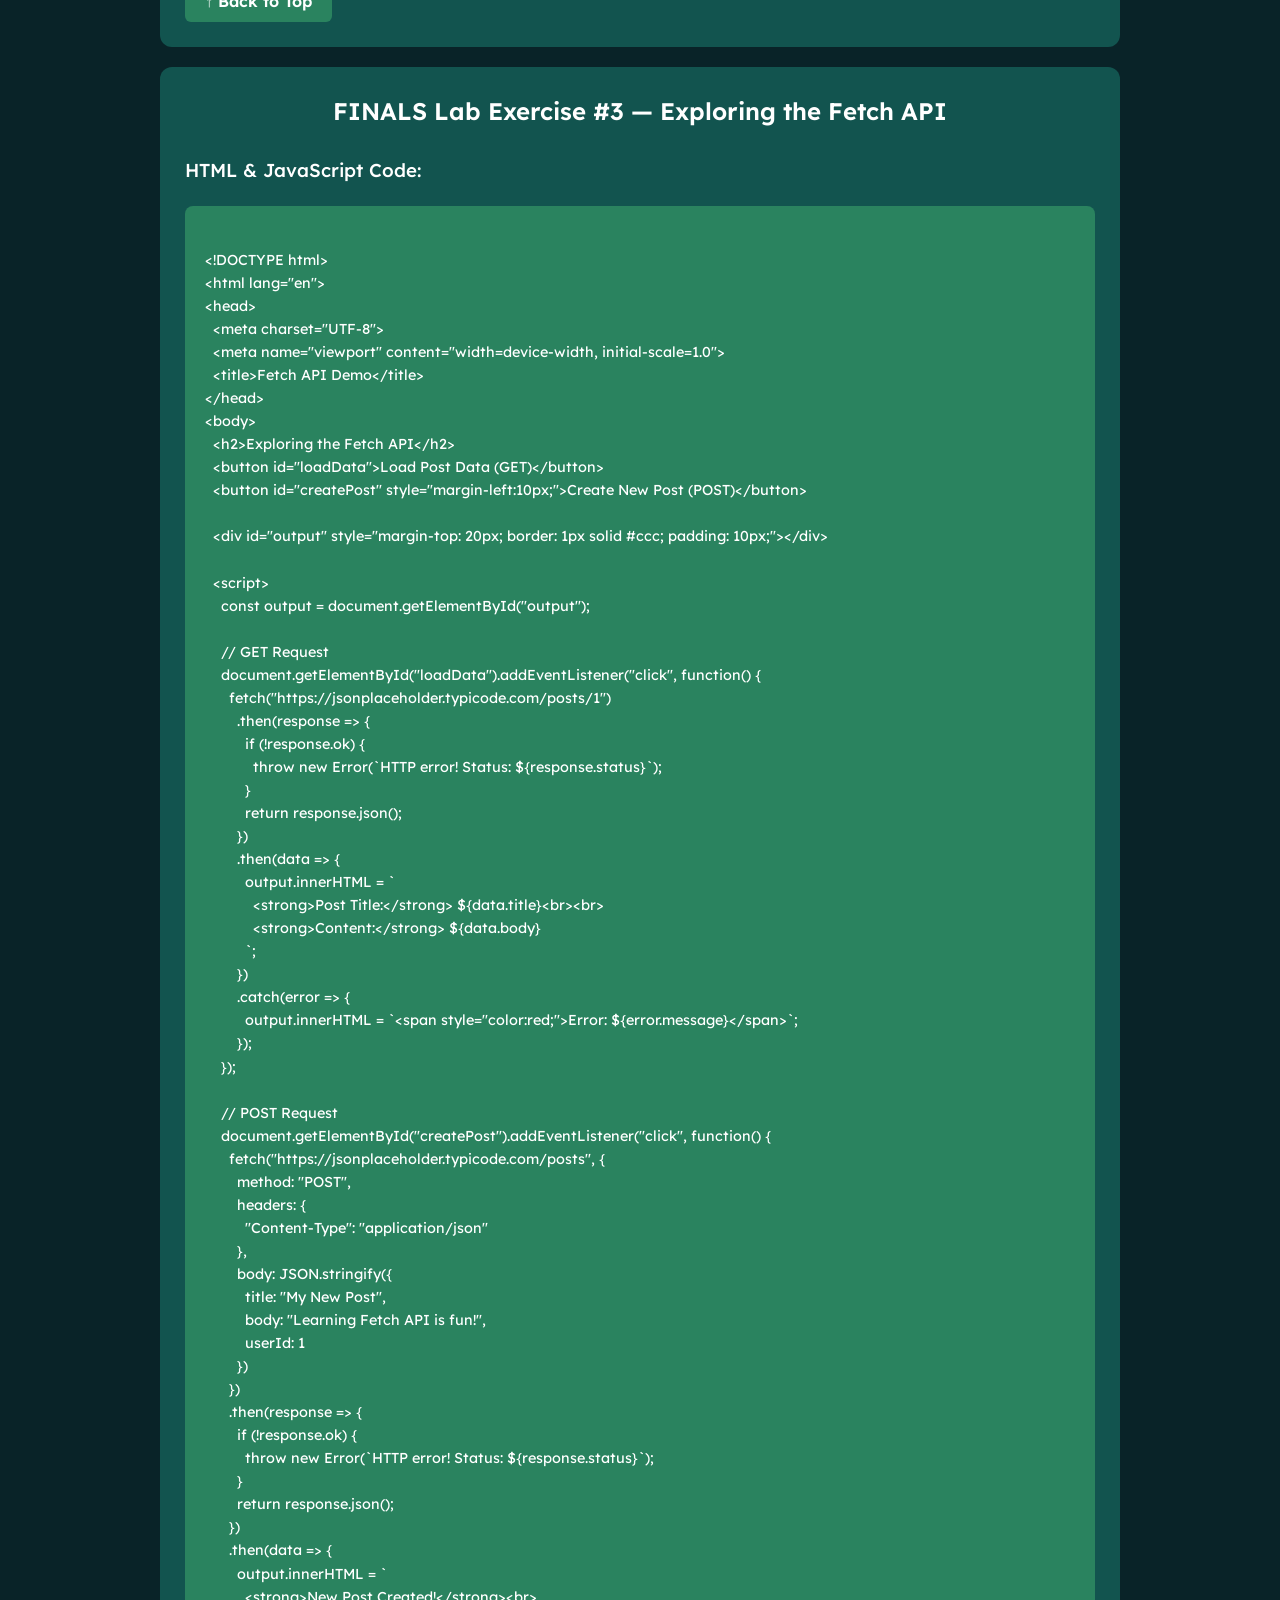
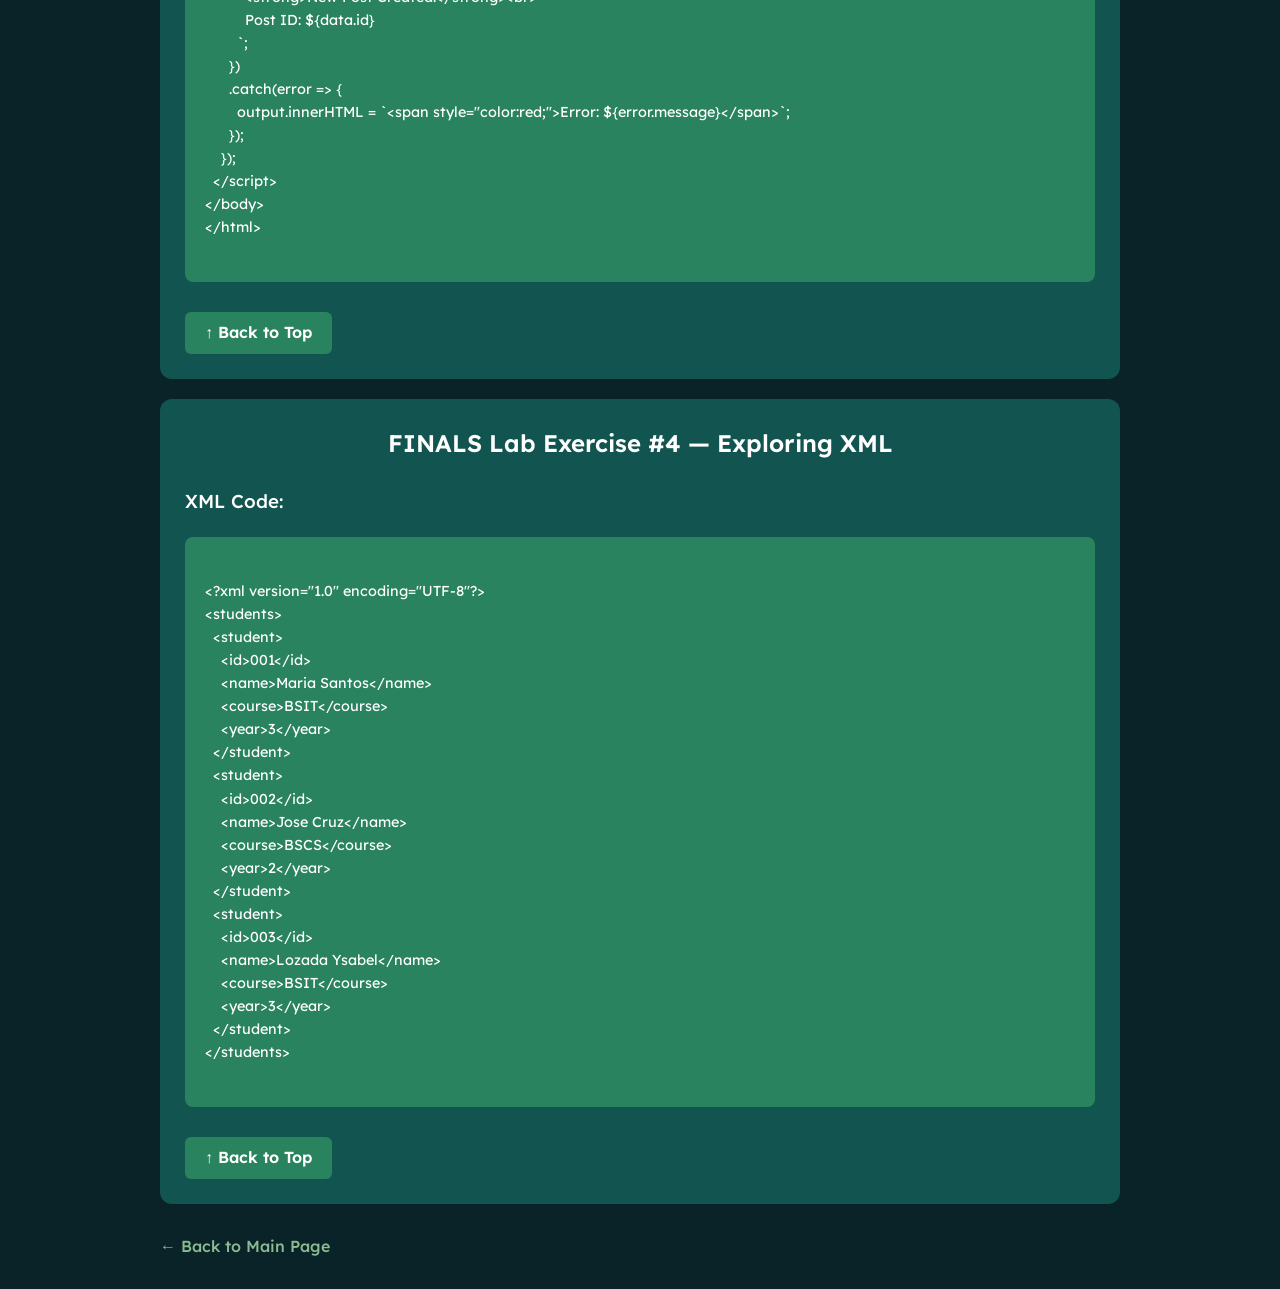
<file: group4-final-project/member-ysabel.html>
<!DOCTYPE html>
<html lang="en">
<head>
    <meta charset="UTF-8">
    <meta name="viewport" content="width=device-width, initial-scale=1.0">
    <title>Ysabel Lozada — Finals Activities</title>
    <link rel="stylesheet" href="styles.css">
</head>
<body>

    <header>
        <h1>GROUP 4 FINAL PROJECT</h1>
    </header>

    <div class="member-page-container">
        <div class="member-profile-header">
            <img src="photo-ysabel.jpg" alt="Ysabel Lozada" class="member-avatar">
            <h2>Ysabel Lozada</h2>
            <p class="role">QA Tester</p>
        </div>

        <!-- FINALS EXERCISE #2 — XMLHttpRequest -->
        <div class="exercise-container" id="ysabel-finals-ex2">
            <h2>FINALS Lab Exercise #2 — XMLHttpRequest</h2>

            <h3>HTML & JavaScript Code:</h3>
            <div class="code-block">
&lt;!DOCTYPE html&gt;
&lt;html lang="en"&gt;
&lt;head&gt;
  &lt;meta charset="UTF-8"&gt;
  &lt;meta name="viewport" content="width=device-width, initial-scale=1.0"&gt;
  &lt;title&gt;XMLHttpRequest Lab&lt;/title&gt;
&lt;/head&gt;
&lt;body&gt;

  &lt;h2&gt;Exploring XMLHttpRequest&lt;/h2&gt;
  
  &lt;button id="loadData"&gt;Load Post Data&lt;/button&gt;
  &lt;div id="output" style="margin-top: 20px; border: 1px solid #ddd; padding: 10px;"&gt;&lt;/div&gt;

  &lt;script&gt;
    document.getElementById("loadData").addEventListener("click", function() {
      const xhr = new XMLHttpRequest();

      xhr.onreadystatechange = function() {
        if (xhr.readyState === 4) {
          const output = document.getElementById("output");
          if (xhr.status === 200) {
            const data = JSON.parse(xhr.responseText);
            output.innerHTML = `
              &lt;strong&gt;Post Title:&lt;/strong&gt; ${data.title}&lt;br&gt;&lt;br&gt;
              &lt;strong&gt;Content:&lt;/strong&gt; ${data.body}
            `;
          } else {
            output.innerHTML = `&lt;span style="color:red;"&gt;Error: ${xhr.status} - ${xhr.statusText}&lt;/span&gt;`;
          }
        }
      };

      xhr.open("GET", "https://jsonplaceholder.typicode.com/posts/1", true);
      xhr.send();
    });
  &lt;/script&gt;
&lt;/body&gt;
&lt;/html&gt;
            </div>

            <a href="#" class="back-btn">↑ Back to Top</a>
        </div>

        <!-- FINALS EXERCISE #3 — Fetch API -->
        <div class="exercise-container" id="ysabel-finals-ex3">
            <h2>FINALS Lab Exercise #3 — Exploring the Fetch API</h2>

            <h3>HTML & JavaScript Code:</h3>
            <div class="code-block">
&lt;!DOCTYPE html&gt;
&lt;html lang="en"&gt;
&lt;head&gt;
  &lt;meta charset="UTF-8"&gt;
  &lt;meta name="viewport" content="width=device-width, initial-scale=1.0"&gt;
  &lt;title&gt;Fetch API Demo&lt;/title&gt;
&lt;/head&gt;
&lt;body&gt;
  &lt;h2&gt;Exploring the Fetch API&lt;/h2&gt;
  &lt;button id="loadData"&gt;Load Post Data (GET)&lt;/button&gt;
  &lt;button id="createPost" style="margin-left:10px;"&gt;Create New Post (POST)&lt;/button&gt;
  
  &lt;div id="output" style="margin-top: 20px; border: 1px solid #ccc; padding: 10px;"&gt;&lt;/div&gt;

  &lt;script&gt;
    const output = document.getElementById("output");

    // GET Request
    document.getElementById("loadData").addEventListener("click", function() {
      fetch("https://jsonplaceholder.typicode.com/posts/1")
        .then(response =&gt; {
          if (!response.ok) {
            throw new Error(`HTTP error! Status: ${response.status}`);
          }
          return response.json();
        })
        .then(data =&gt; {
          output.innerHTML = `
            &lt;strong&gt;Post Title:&lt;/strong&gt; ${data.title}&lt;br&gt;&lt;br&gt;
            &lt;strong&gt;Content:&lt;/strong&gt; ${data.body}
          `;
        })
        .catch(error =&gt; {
          output.innerHTML = `&lt;span style="color:red;"&gt;Error: ${error.message}&lt;/span&gt;`;
        });
    });

    // POST Request
    document.getElementById("createPost").addEventListener("click", function() {
      fetch("https://jsonplaceholder.typicode.com/posts", {
        method: "POST",
        headers: {
          "Content-Type": "application/json"
        },
        body: JSON.stringify({
          title: "My New Post",
          body: "Learning Fetch API is fun!",
          userId: 1
        })
      })
      .then(response =&gt; {
        if (!response.ok) {
          throw new Error(`HTTP error! Status: ${response.status}`);
        }
        return response.json();
      })
      .then(data =&gt; {
        output.innerHTML = `
          &lt;strong&gt;New Post Created!&lt;/strong&gt;&lt;br&gt;
          Post ID: ${data.id}
        `;
      })
      .catch(error =&gt; {
        output.innerHTML = `&lt;span style="color:red;"&gt;Error: ${error.message}&lt;/span&gt;`;
      });
    });
  &lt;/script&gt;
&lt;/body&gt;
&lt;/html&gt;
            </div>

            <a href="#" class="back-btn">↑ Back to Top</a>
        </div>

        <!-- FINALS EXERCISE #4 — Exploring XML -->
        <div class="exercise-container" id="ysabel-finals-ex4">
            <h2>FINALS Lab Exercise #4 — Exploring XML</h2>

            <h3>XML Code:</h3>
            <div class="code-block">
&lt;?xml version="1.0" encoding="UTF-8"?&gt;
&lt;students&gt;
  &lt;student&gt;
    &lt;id&gt;001&lt;/id&gt;
    &lt;name&gt;Maria Santos&lt;/name&gt;
    &lt;course&gt;BSIT&lt;/course&gt;
    &lt;year&gt;3&lt;/year&gt;
  &lt;/student&gt;
  &lt;student&gt;
    &lt;id&gt;002&lt;/id&gt;
    &lt;name&gt;Jose Cruz&lt;/name&gt;
    &lt;course&gt;BSCS&lt;/course&gt;
    &lt;year&gt;2&lt;/year&gt;
  &lt;/student&gt;
  &lt;student&gt;
    &lt;id&gt;003&lt;/id&gt;
    &lt;name&gt;Lozada Ysabel&lt;/name&gt;
    &lt;course&gt;BSIT&lt;/course&gt;
    &lt;year&gt;3&lt;/year&gt;
  &lt;/student&gt;
&lt;/students&gt;
            </div>

            <a href="#" class="back-btn">↑ Back to Top</a>
        </div>

        <a href="index.html" class="back-link">← Back to Main Page</a>
    </div>

</body>
</html>
</file>
<file: group4-final-project/styles.css>
@import url('https://fonts.googleapis.com/css2?family=Lexend:wght@300;400;500;600;700&display=swap');

* {
    margin: 0;
    padding: 0;
    box-sizing: border-box;
    font-family: 'Lexend', sans-serif;
}

body {
    background-color: #092328;
    line-height: 1.6;
}

/* === HEADER === */
header {
    background-color: #12544F;
    padding: 25px;
    text-align: center;
    box-shadow: 0 2px 5px rgba(0,0,0,0.25);
}

header h1 {
    color: #ffffff;
    font-size: 1.8rem;
    letter-spacing: 1px;
    font-weight: 600;
}

/* === MAIN LAYOUT === */
.main-layout {
    display: flex;
    align-items: flex-start;
    justify-content: center;
    gap: 40px;
    max-width: 1400px;
    margin: 40px auto;
    padding: 0 30px;
}

.midterm-section,
.midterm-sidebar {
    flex: 1;
    max-width: 420px;
    min-width: 320px;
    flex-shrink: 0;
}

.midterm-section h2,
.finals-section h2,
.midterm-sidebar h2 {
    color: #8BBB92;
    margin-bottom: 25px;
    font-size: 1.4rem;
    font-weight: 600;
}

.divider {
    width: 2px;
    min-height: 500px;
    background: linear-gradient(to bottom, transparent, #2A835F, transparent);
    flex-shrink: 0;
}

.finals-section {
    flex: 1;
    max-width: 700px;
}

.section-intro {
    color: #ffffff;
    margin-bottom: 25px;
    opacity: 0.8;
}

/* === ACTIVITY CARDS === */
.activity-card {
    background-color: #12544F;
    padding: 25px 20px;
    border-radius: 12px;
    margin-bottom: 15px;
    text-align: center;
    border-left: 4px solid #2A835F;
    transition: transform 0.3s ease;
}

.activity-card:hover {
    transform: translateX(5px);
    background-color: #2A835F;
}

.activity-card h3 {
    color: #ffffff;
    margin-bottom: 15px;
    font-size: 0.95rem;
    font-weight: 500;
}

/* === MEMBERS GRID === */
.members-grid {
    display: grid;
    grid-template-columns: repeat(2, 1fr);
    gap: 25px;
}

.member-card {
    background-color: #12544F;
    padding: 25px;
    border-radius: 16px;
    display: flex;
    align-items: center;
    gap: 20px;
    transition: transform 0.3s ease;
}

.member-card:hover {
    transform: translateY(-5px);
    background-color: #2A835F;
}

.member-avatar {
    width: 90px;
    height: 90px;
    border-radius: 50%;
    object-fit: cover;
    border: 3px solid #8BBB92;
    flex-shrink: 0;
}

.member-info {
    flex: 1;
}

.member-info h3 {
    color: #ffffff;
    font-size: 1rem;
    font-weight: 600;
    margin-bottom: 4px;
}

.member-info .role {
    color: #8BBB92;
    font-size: 0.85rem;
    margin-bottom: 12px;
}

.members-grid .member-card:nth-child(3) { grid-column: 1 / 2; }
.members-grid .member-card:nth-child(4) { grid-column: 2 / 3; }
.members-grid .member-card:nth-child(5) { 
    grid-column: 1 / -1; 
    justify-self: center; 
    max-width: 400px; 
}

/* === BUTTONS === */
.btn {
    display: inline-block;
    background-color: #2A835F;
    color: #ffffff;
    padding: 8px 20px;
    border-radius: 8px;
    text-decoration: none;
    font-weight: 600;
    font-size: 0.9rem;
    transition: background-color 0.3s ease;
}

.btn:hover {
    background-color: #8BBB92;
    color: #092328;
}

.back-btn {
    display: inline-block;
    margin-top: 10px;
    background-color: #2A835F;
    color: #ffffff;
    padding: 8px 20px;
    border-radius: 6px;
    text-decoration: none;
    font-weight: 600;
}

.back-btn:hover {
    background-color: #8BBB92;
    color: #092328;
}

.back-link {
    display: inline-block;
    margin-top: 30px;
    color: #8BBB92;
    text-decoration: none;
    font-weight: 500;
}

.back-link:hover {
    color: #ffffff;
}

/* === MEMBER PAGE === */
.member-page-container {
    max-width: 1000px;
    margin: 30px auto;
    padding: 0 20px;
}

.member-profile-header {
    background-color: #12544F;
    padding: 30px;
    border-radius: 16px;
    text-align: center;
    margin-bottom: 30px;
}

.member-profile-header .member-avatar {
    width: 120px;
    height: 120px;
    margin-bottom: 15px;
}

.member-profile-header h2 {
    color: #ffffff;
    font-size: 1.5rem;
    margin-bottom: 5px;
}

.member-profile-header .role {
    color: #8BBB92;
    font-size: 1rem;
}

/* === EXERCISE CONTAINER — WHITE TEXT === */
.exercise-container {
    background-color: #12544F;
    padding: 25px;
    border-radius: 12px;
    margin-top: 20px;
}

.exercise-container h2 {
    text-align: center;
    color: #ffffff;
    margin-bottom: 20px;
    font-weight: 600;
}

.exercise-container h3 {
    color: #ffffff;
    margin: 25px 0 10px;
    font-weight: 500;
}

.code-block {
    background-color: #2A835F;
    padding: 20px;
    border-radius: 8px;
    margin: 20px 0;
    overflow-x: auto;
    font-family: 'Lexend', monospace;
    white-space: pre-wrap;
    font-size: 0.9rem;
    color: #ffffff;
}

/* === OUTPUT GRID === */
.output-grid,
.output-grid-ex3 {
    display: grid;
    grid-template-columns: repeat(2, 1fr);
    gap: 20px;
    margin: 25px 0;
}

.output-item-full {
    grid-column: 1 / -1;
    justify-self: center;
    max-width: 600px;
    width: 100%;
}

.output-item {
    background-color: #2A835F;
    padding: 15px;
    border-radius: 8px;
    text-align: center;
}

.output-item img {
    max-width: 100%;
    height: auto;
    border-radius: 6px;
    border: 3px solid #8BBB92;
}

.output-item p {
    margin-top: 10px;
    color: #ffffff;
    font-size: 0.9rem;
    font-weight: 400;
}

/* === RESPONSIVE === */
@media (max-width: 900px) {
    .main-layout {
        flex-direction: column;
    }
    .divider {
        width: 80%;
        height: 2px;
        min-height: 0;
        margin: 10px auto;
        background: linear-gradient(to right, transparent, #2A835F, transparent);
    }
    .midterm-section,
    .midterm-sidebar,
    .finals-section {
        max-width: 100%;
        width: 100%;
    }
    .members-grid {
        grid-template-columns: 1fr;
    }
    .members-grid .member-card:nth-child(5) {
        grid-column: 1;
        max-width: 100%;
    }
    .output-grid,
    .output-grid-ex3 {
        grid-template-columns: 1fr;
    }
    .output-item-full {
        max-width: 100%;
    }
}
</file>
